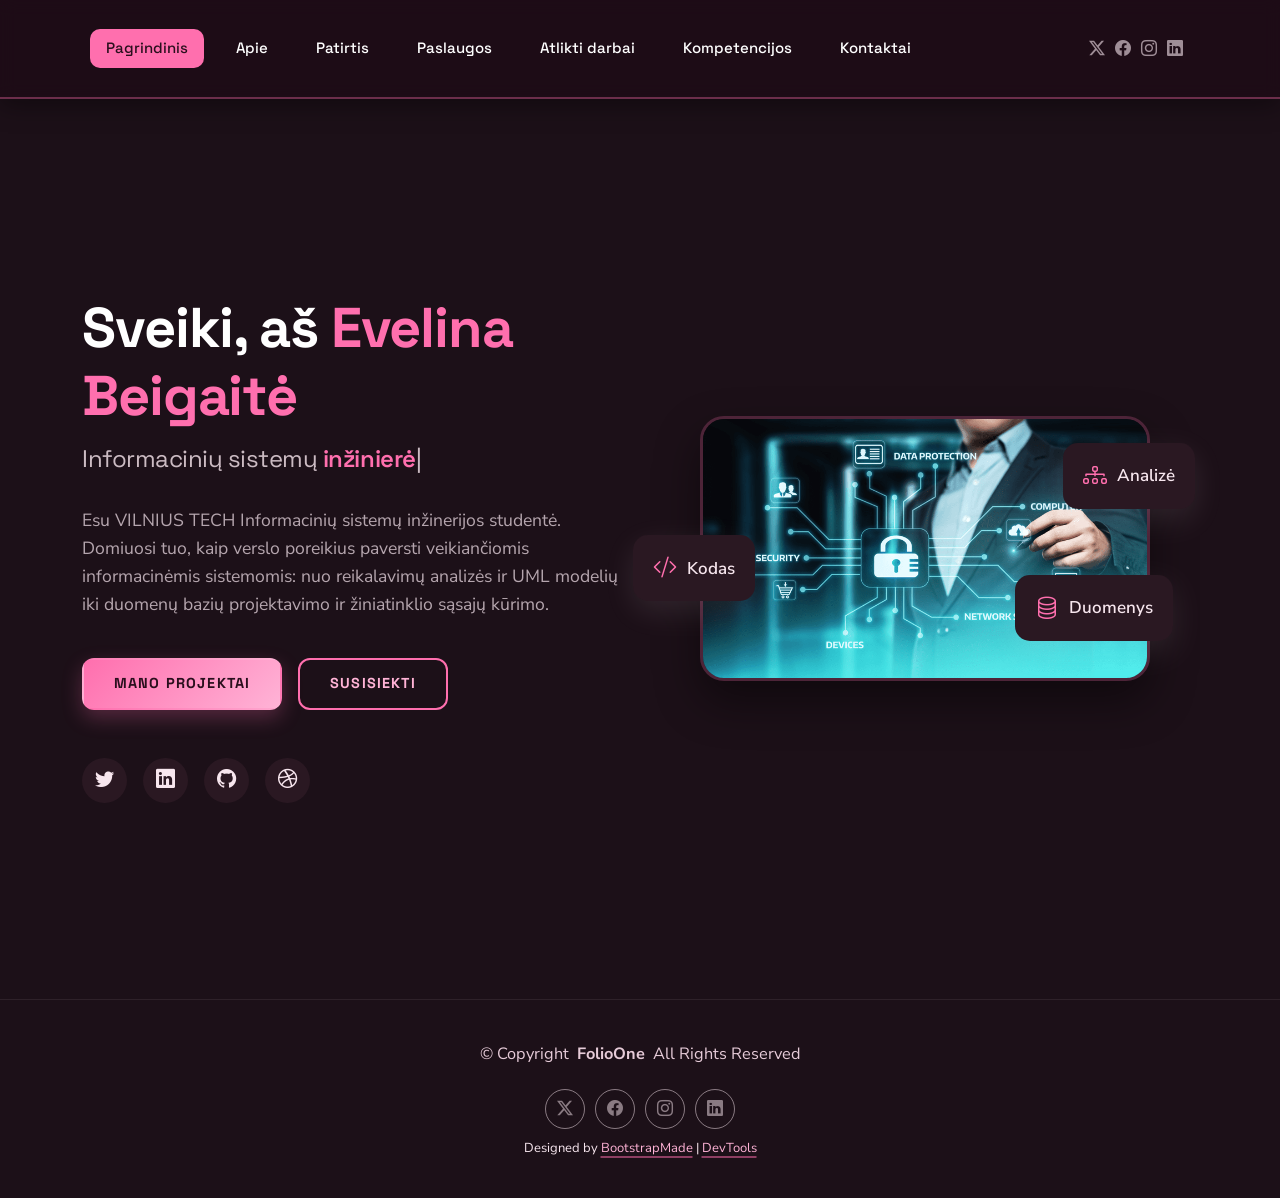
<file: index.html>
<!DOCTYPE html>
<html lang="lt">

<head>
  <meta charset="utf-8">
  <meta content="width=device-width, initial-scale=1.0" name="viewport">
  <meta name="author" content="Evelina Beigaitė">
  <meta name="description" content="Evelina Beigaitė CV puslapis">
  <title>Mano CV</title>
  <meta name="keywords" content="">

  <!-- Favicons -->
  <link href="assets/img/favicon.png" rel="icon">
  <link href="assets/img/apple-touch-icon.png" rel="apple-touch-icon">

  <!-- Fonts -->
  <link href="https://fonts.googleapis.com" rel="preconnect">
  <link href="https://fonts.gstatic.com" rel="preconnect" crossorigin>
  <link href="https://fonts.googleapis.com/css2?family=Roboto:ital,wght@0,100;0,300;0,400;0,500;0,700;0,900;1,100;1,300;1,400;1,500;1,700;1,900&family=Poppins:ital,wght@0,100;0,200;0,300;0,400;0,500;0,600;0,700;0,800;0,900;1,100;1,200;1,300;1,400;1,500;1,600;1,700;1,800;1,900&family=Raleway:ital,wght@0,100;0,200;0,300;0,400;0,500;0,600;0,700;0,800;0,900;1,100;1,200;1,300;1,400;1,500;1,600;1,700;1,800;1,900&display=swap" rel="stylesheet">

  <!-- Vendor CSS Files -->
  <link href="assets/vendor/bootstrap/css/bootstrap.min.css" rel="stylesheet">
  <link href="assets/vendor/bootstrap-icons/bootstrap-icons.css" rel="stylesheet">
  <link href="assets/vendor/aos/aos.css" rel="stylesheet">
  <link href="assets/vendor/swiper/swiper-bundle.min.css" rel="stylesheet">
  <link href="assets/vendor/glightbox/css/glightbox.min.css" rel="stylesheet">

  <!-- Main CSS File -->
  <link href="assets/css/main.css" rel="stylesheet">

  <!-- Custom CSS File (įkeliamas po main.css) -->
  <link href="assets/css/custom.css" rel="stylesheet">

  <!-- =======================================================
  * Template Name: FolioOne
  * Template URL: https://bootstrapmade.com/folioone-bootstrap-portfolio-website-template/
  * Updated: Aug 23 2025 with Bootstrap v5.3.7
  * Author: BootstrapMade.com
  * License: https://bootstrapmade.com/license/
  ======================================================== -->
</head>

<body class="index-page">

  <header id="header" class="header d-flex align-items-center light-background sticky-top">
    <div class="container position-relative d-flex align-items-center justify-content-between">

      <!-- <a href="index.html" class="logo d-flex align-items-center me-auto me-xl-0">
      <img src="assets/img/logo.webp" alt="Svetainės logotipas" width="140" height="140">
      <h1 class="sitename">FolioOne</h1> 
    </a> -->

      <nav id="navmenu" class="navmenu">
        <ul>
          <li><a href="index.html" class="active">Pagrindinis</a></li>
          <li><a href="about.html">Apie</a></li>
          <li><a href="resume.html">Patirtis</a></li>
          <li><a href="services.html">Paslaugos</a></li>
          <li><a href="portfolio.html">Atlikti darbai</a></li>
          <li><a href="kompetencijos.html">Kompetencijos</a></li>
          <li><a href="contact.html">Kontaktai</a></li>
        </ul>
        <i class="mobile-nav-toggle d-xl-none bi bi-list"></i>
      </nav>

      <div class="header-social-links">
        <a href="#" class="twitter"><i class="bi bi-twitter-x"></i></a>
        <a href="#" class="facebook"><i class="bi bi-facebook"></i></a>
        <a href="#" class="instagram"><i class="bi bi-instagram"></i></a>
        <a href="#" class="linkedin"><i class="bi bi-linkedin"></i></a>
      </div>

    </div>
  </header>

  <main class="main">

    <!-- Hero Section -->
    <section id="hero" class="hero section">

      <div class="container" data-aos="fade-up" data-aos-delay="100">

        <div class="row gy-4 align-items-center">
          <div class="col-lg-6 order-2 order-lg-1">
            <div class="hero-content">
              <h1 data-aos="fade-up" data-aos-delay="200">Sveiki, aš <span class="highlight">Evelina Beigaitė</span></h1>
              <h2 data-aos="fade-up" data-aos-delay="300">Informacinių sistemų <span class="typed" data-typed-items="inžinierė, analitikė, duomenų bazių kūrėja, žiniatinklio programuotoja"></span></h2>
              <p data-aos="fade-up" data-aos-delay="400">Esu VILNIUS TECH Informacinių sistemų inžinerijos studentė. Domiuosi tuo, kaip verslo poreikius paversti veikiančiomis informacinėmis sistemomis: nuo reikalavimų analizės ir UML modelių iki duomenų bazių projektavimo ir žiniatinklio sąsajų kūrimo.</p>
              <div class="hero-actions" data-aos="fade-up" data-aos-delay="500">
                <a href="portfolio.html" class="btn btn-primary">Mano projektai</a>
                <a href="contact.html" class="btn btn-outline">Susisiekti</a>
              </div>
              <div class="social-links" data-aos="fade-up" data-aos-delay="600">
                <a href="#"><i class="bi bi-twitter"></i></a>
                <a href="#"><i class="bi bi-linkedin"></i></a>
                <a href="#"><i class="bi bi-github"></i></a>
                <a href="#"><i class="bi bi-dribbble"></i></a>
              </div>
            </div>
          </div>
          <div class="col-lg-6 order-1 order-lg-2">
            <div class="hero-image" data-aos="zoom-in" data-aos-delay="300">
              <div class="image-wrapper">
                <img src="assets/img/profile/cv-nuotrauka.png" alt="Kibernetinio saugumo ir duomenų apsaugos schemos iliustracija" width="800" height="466" class="img-fluid">
                <div class="floating-elements">
                  <div class="floating-card design" data-aos="fade-left" data-aos-delay="700">
                    <i class="bi bi-diagram-3"></i>
                    <span>Analizė</span>
                  </div>
                  <div class="floating-card code" data-aos="fade-right" data-aos-delay="800">
                    <i class="bi bi-code-slash"></i>
                    <span>Kodas</span>
                  </div>
                  <div class="floating-card creativity" data-aos="fade-up" data-aos-delay="900">
                    <i class="bi bi-database"></i>
                    <span>Duomenys</span>
                  </div>
                </div>
              </div>
            </div>
          </div>
        </div>

      </div>

    </section><!-- /Hero Section -->

  </main>

  <footer id="footer" class="footer">

    <div class="container">
      <div class="copyright text-center ">
        <p>© <span>Copyright</span> <strong class="px-1 sitename">FolioOne</strong> <span>All Rights Reserved<br></span></p>
      </div>
      <div class="social-links d-flex justify-content-center">
        <a href=""><i class="bi bi-twitter-x"></i></a>
        <a href=""><i class="bi bi-facebook"></i></a>
        <a href=""><i class="bi bi-instagram"></i></a>
        <a href=""><i class="bi bi-linkedin"></i></a>
      </div>
      <div class="credits">
        <!-- All the links in the footer should remain intact. -->
        <!-- You can delete the links only if you've purchased the pro version. -->
        <!-- Licensing information: https://bootstrapmade.com/license/ -->
        <!-- Purchase the pro version with working PHP/AJAX contact form: [buy-url] -->
        Designed by <a href="https://bootstrapmade.com/">BootstrapMade</a> | <a href="https://bootstrapmade.com/tools/">DevTools</a>
      </div>
    </div>

  </footer>

  <!-- Scroll Top -->
  <a href="#" id="scroll-top" class="scroll-top d-flex align-items-center justify-content-center"><i class="bi bi-arrow-up-short"></i></a>

  <!-- Preloader -->
  <div id="preloader"></div>

  <!-- Vendor JS Files -->
  <script src="assets/vendor/bootstrap/js/bootstrap.bundle.min.js"></script>
  <script src="assets/vendor/php-email-form/validate.js"></script>
  <script src="assets/vendor/aos/aos.js"></script>
  <script src="assets/vendor/typed.js/typed.umd.js"></script>
  <script src="assets/vendor/waypoints/noframework.waypoints.js"></script>
  <script src="assets/vendor/purecounter/purecounter_vanilla.js"></script>
  <script src="assets/vendor/swiper/swiper-bundle.min.js"></script>
  <script src="assets/vendor/imagesloaded/imagesloaded.pkgd.min.js"></script>
  <script src="assets/vendor/isotope-layout/isotope.pkgd.min.js"></script>
  <script src="assets/vendor/glightbox/js/glightbox.min.js"></script>

  <!-- Main JS File -->
  <script src="assets/js/main.js"></script>

  <!-- Custom JS File (LD11) -->
  <script src="assets/js/custom.js"></script>

</body>

</html>
</file>
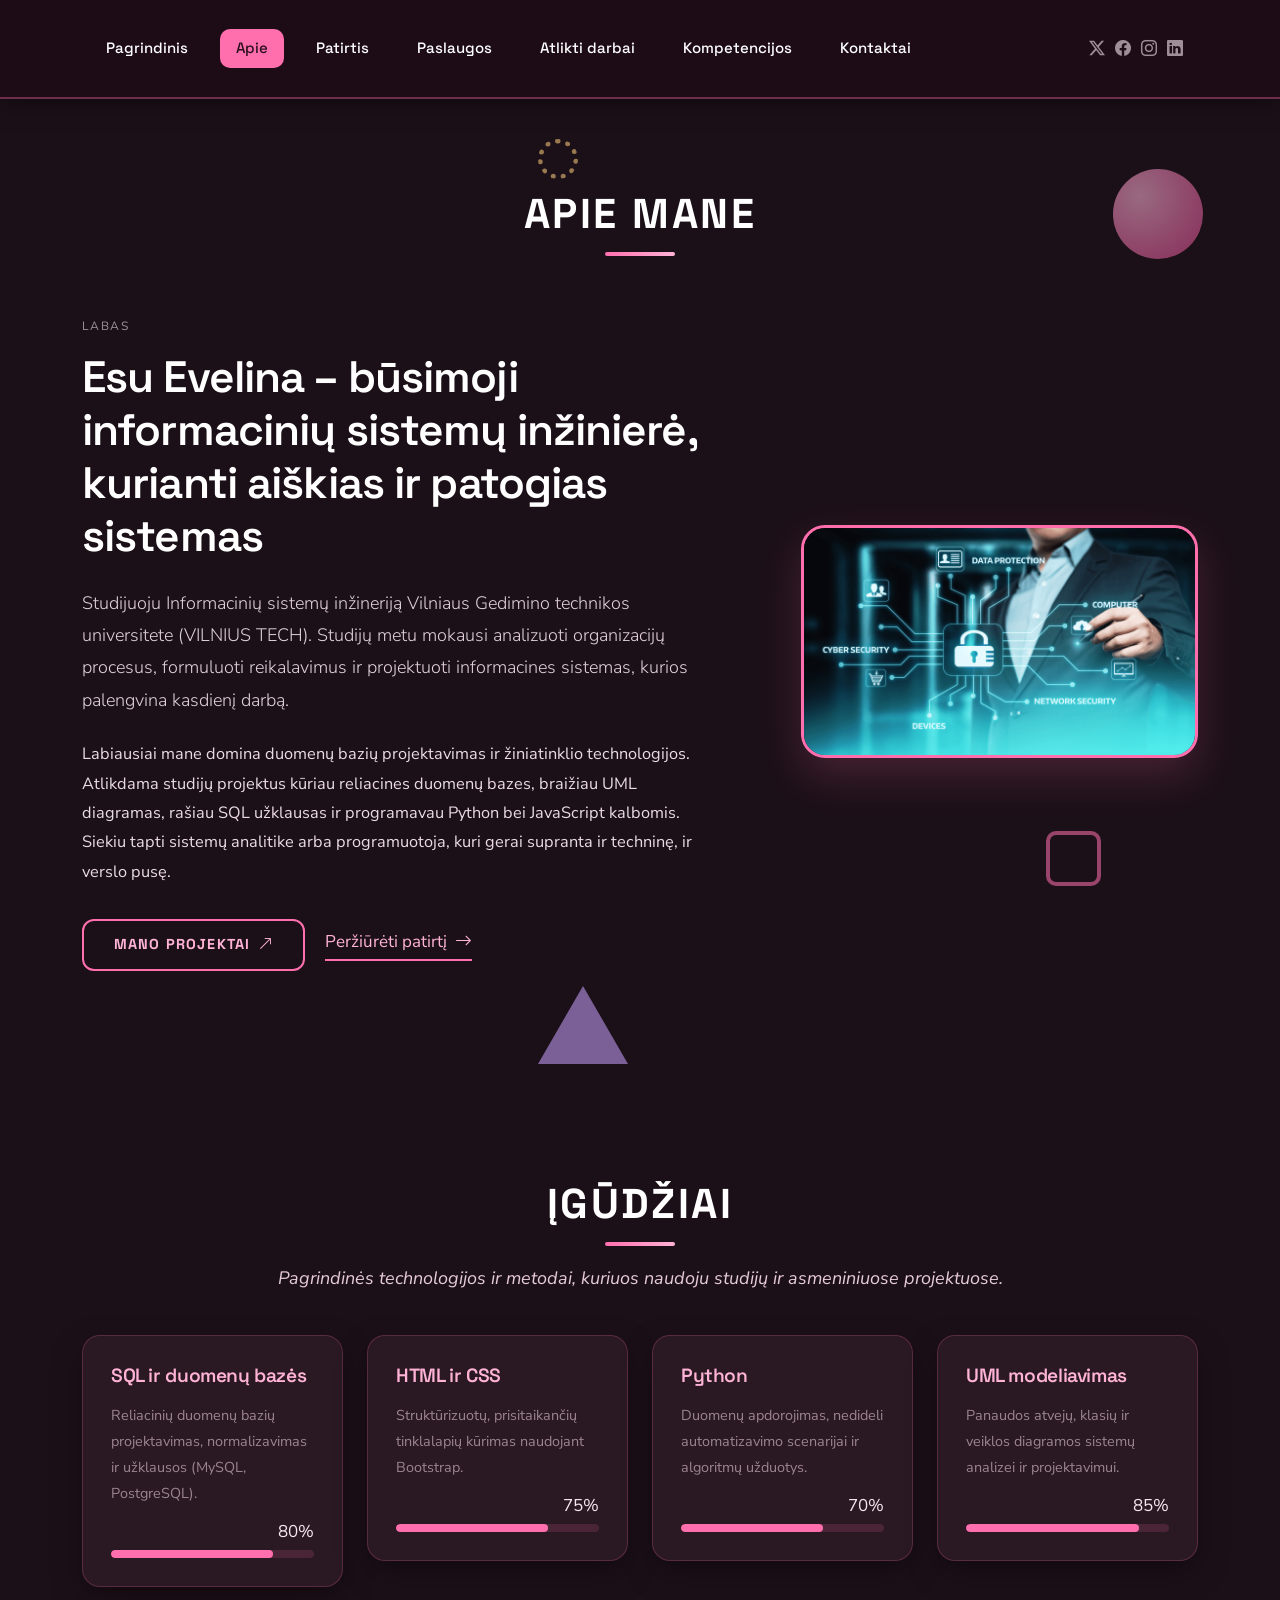
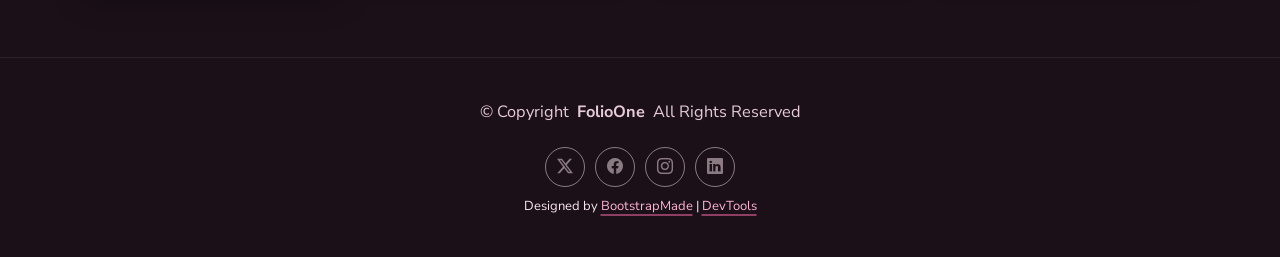
<file: about.html>
<!DOCTYPE html>
<html lang="en">

<head>
  <meta charset="utf-8">
  <meta content="width=device-width, initial-scale=1.0" name="viewport">
  <title>About - FolioOne Bootstrap Template</title>
  <meta name="description" content="">
  <meta name="keywords" content="">

  <!-- Favicons -->
  <link href="assets/img/favicon.png" rel="icon">
  <link href="assets/img/apple-touch-icon.png" rel="apple-touch-icon">

  <!-- Fonts -->
  <link href="https://fonts.googleapis.com" rel="preconnect">
  <link href="https://fonts.gstatic.com" rel="preconnect" crossorigin>
  <link href="https://fonts.googleapis.com/css2?family=Roboto:ital,wght@0,100;0,300;0,400;0,500;0,700;0,900;1,100;1,300;1,400;1,500;1,700;1,900&family=Poppins:ital,wght@0,100;0,200;0,300;0,400;0,500;0,600;0,700;0,800;0,900;1,100;1,200;1,300;1,400;1,500;1,600;1,700;1,800;1,900&family=Raleway:ital,wght@0,100;0,200;0,300;0,400;0,500;0,600;0,700;0,800;0,900;1,100;1,200;1,300;1,400;1,500;1,600;1,700;1,800;1,900&display=swap" rel="stylesheet">

  <!-- Vendor CSS Files -->
  <link href="assets/vendor/bootstrap/css/bootstrap.min.css" rel="stylesheet">
  <link href="assets/vendor/bootstrap-icons/bootstrap-icons.css" rel="stylesheet">
  <link href="assets/vendor/aos/aos.css" rel="stylesheet">
  <link href="assets/vendor/swiper/swiper-bundle.min.css" rel="stylesheet">
  <link href="assets/vendor/glightbox/css/glightbox.min.css" rel="stylesheet">

  <!-- Main CSS File -->
  <link href="assets/css/main.css" rel="stylesheet">

  <!-- Custom CSS File (įkeliamas po main.css) -->
  <link href="assets/css/custom.css" rel="stylesheet">

  <!-- =======================================================
  * Template Name: FolioOne
  * Template URL: https://bootstrapmade.com/folioone-bootstrap-portfolio-website-template/
  * Updated: Aug 23 2025 with Bootstrap v5.3.7
  * Author: BootstrapMade.com
  * License: https://bootstrapmade.com/license/
  ======================================================== -->
</head>

<body class="about-page">

  <header id="header" class="header d-flex align-items-center light-background sticky-top">
    <div class="container position-relative d-flex align-items-center justify-content-between">

      <!-- <a href="index.html" class="logo d-flex align-items-center me-auto me-xl-0">
      <img src="assets/img/logo.webp" alt="Svetainės logotipas" width="140" height="140">
      <h1 class="sitename">FolioOne</h1> 
    </a> -->

      <nav id="navmenu" class="navmenu">
        <ul>
          <li><a href="index.html">Pagrindinis</a></li>
          <li><a href="about.html" class="active">Apie</a></li>
          <li><a href="resume.html">Patirtis</a></li>
          <li><a href="services.html">Paslaugos</a></li>
          <li><a href="portfolio.html">Atlikti darbai</a></li>
          <li><a href="kompetencijos.html">Kompetencijos</a></li>
          <li><a href="contact.html">Kontaktai</a></li>
        </ul>
        <i class="mobile-nav-toggle d-xl-none bi bi-list"></i>
      </nav>

      <div class="header-social-links">
        <a href="#" class="twitter"><i class="bi bi-twitter-x"></i></a>
        <a href="#" class="facebook"><i class="bi bi-facebook"></i></a>
        <a href="#" class="instagram"><i class="bi bi-instagram"></i></a>
        <a href="#" class="linkedin"><i class="bi bi-linkedin"></i></a>
      </div>

    </div>
  </header>

  <main class="main">

    <!-- About Section -->
    <section id="about" class="about section">

      <!-- Animuotos CSS figūros (LD10) -->
      <div class="about-shapes" aria-hidden="true">
        <div class="shape shape-circle"></div>
        <div class="shape shape-triangle"></div>
        <div class="shape shape-square"></div>
        <div class="shape shape-ring"></div>
      </div>

      <!-- Section Title -->
      <div class="container section-title" data-aos="fade-up">
        <h2>Apie mane</h2>
      </div><!-- End Section Title -->

      <div class="container" data-aos="fade-up" data-aos-delay="100">

        <!-- Intro + Photo -->
        <div class="row align-items-center justify-content-between gy-5 mb-5">
          <div class="col-lg-7" data-aos="fade-right" data-aos-delay="150">
            <div class="intro-content">
              <span class="eyebrow">Labas</span>
              <h2 class="headline">Esu Evelina – būsimoji informacinių sistemų inžinierė, kurianti aiškias ir patogias sistemas</h2>
              <p class="lead">
                Studijuoju Informacinių sistemų inžineriją Vilniaus Gedimino technikos universitete (VILNIUS TECH). Studijų metu mokausi analizuoti organizacijų procesus, formuluoti reikalavimus ir projektuoti informacines sistemas, kurios palengvina kasdienį darbą.
              </p>
              <p>
                Labiausiai mane domina duomenų bazių projektavimas ir žiniatinklio technologijos. Atlikdama studijų projektus kūriau reliacines duomenų bazes, braižiau UML diagramas, rašiau SQL užklausas ir programavau Python bei JavaScript kalbomis. Siekiu tapti sistemų analitike arba programuotoja, kuri gerai supranta ir techninę, ir verslo pusę.
              </p>

              <div class="cta-group">
                <a href="portfolio.html" class="btn-ghost">
                  Mano projektai <i class="bi bi-arrow-up-right"></i>
                </a>
                <a href="resume.html" class="link-underline">
                  Peržiūrėti patirtį <i class="bi bi-arrow-right"></i>
                </a>
              </div>
            </div>
          </div>

          <div class="col-lg-5" data-aos="zoom-in" data-aos-delay="250">
            <figure class="profile-figure text-center text-lg-end">
              <img src="assets/img/profile/cv-nuotrauka.png" alt="Kibernetinio saugumo ir duomenų apsaugos schemos iliustracija" width="800" height="466" class="img-fluid profile-photo">
            </figure>
          </div>
        </div>
        <!-- End Intro + Photo -->
      </div>
    </section><!-- /About Section -->

    <!-- Skills Section -->
    <section id="skills" class="skills section">

      <!-- Section Title -->
      <div class="container section-title" data-aos="fade-up">
        <h2>Įgūdžiai</h2>
        <p>Pagrindinės technologijos ir metodai, kuriuos naudoju studijų ir asmeniniuose projektuose.</p>
      </div><!-- End Section Title -->

      <div class="container" data-aos="fade-up" data-aos-delay="100">

        <div class="row g-4 skills-animation">

          <div class="col-md-6 col-lg-3" data-aos="fade-up" data-aos-delay="100">
            <div class="skill-box">
              <h3>SQL ir duomenų bazės</h3>
              <p>Reliacinių duomenų bazių projektavimas, normalizavimas ir užklausos (MySQL, PostgreSQL).</p>
              <span class="text-end d-block">80%</span>
              <div class="progress">
                <div class="progress-bar" role="progressbar" aria-valuenow="80" aria-valuemin="0" aria-valuemax="100"></div>
              </div>
            </div>
          </div>

          <div class="col-md-6 col-lg-3" data-aos="fade-up" data-aos-delay="200">
            <div class="skill-box">
              <h3>HTML ir CSS</h3>
              <p>Struktūrizuotų, prisitaikančių tinklalapių kūrimas naudojant Bootstrap.</p>
              <span class="text-end d-block">75%</span>
              <div class="progress">
                <div class="progress-bar" role="progressbar" aria-valuenow="75" aria-valuemin="0" aria-valuemax="100"></div>
              </div>
            </div>
          </div>

          <div class="col-md-6 col-lg-3" data-aos="fade-up" data-aos-delay="300">
            <div class="skill-box">
              <h3>Python</h3>
              <p>Duomenų apdorojimas, nedideli automatizavimo scenarijai ir algoritmų užduotys.</p>
              <span class="text-end d-block">70%</span>
              <div class="progress">
                <div class="progress-bar" role="progressbar" aria-valuenow="70" aria-valuemin="0" aria-valuemax="100"></div>
              </div>
            </div>
          </div>

          <div class="col-md-6 col-lg-3" data-aos="fade-up" data-aos-delay="400">
            <div class="skill-box">
              <h3>UML modeliavimas</h3>
              <p>Panaudos atvejų, klasių ir veiklos diagramos sistemų analizei ir projektavimui.</p>
              <span class="text-end d-block">85%</span>
              <div class="progress">
                <div class="progress-bar" role="progressbar" aria-valuenow="85" aria-valuemin="0" aria-valuemax="100">
                </div>
              </div>
            </div>
          </div>

        </div>

      </div>

    </section><!-- /Skills Section -->
  </main>

  <footer id="footer" class="footer">

    <div class="container">
      <div class="copyright text-center ">
        <p>© <span>Copyright</span> <strong class="px-1 sitename">FolioOne</strong> <span>All Rights Reserved<br></span></p>
      </div>
      <div class="social-links d-flex justify-content-center">
        <a href=""><i class="bi bi-twitter-x"></i></a>
        <a href=""><i class="bi bi-facebook"></i></a>
        <a href=""><i class="bi bi-instagram"></i></a>
        <a href=""><i class="bi bi-linkedin"></i></a>
      </div>
      <div class="credits">
        <!-- All the links in the footer should remain intact. -->
        <!-- You can delete the links only if you've purchased the pro version. -->
        <!-- Licensing information: https://bootstrapmade.com/license/ -->
        <!-- Purchase the pro version with working PHP/AJAX contact form: [buy-url] -->
        Designed by <a href="https://bootstrapmade.com/">BootstrapMade</a> | <a href="https://bootstrapmade.com/tools/">DevTools</a>
      </div>
    </div>

  </footer>

  <!-- Scroll Top -->
  <a href="#" id="scroll-top" class="scroll-top d-flex align-items-center justify-content-center"><i class="bi bi-arrow-up-short"></i></a>

  <!-- Preloader -->
  <div id="preloader"></div>

  <!-- Vendor JS Files -->
  <script src="assets/vendor/bootstrap/js/bootstrap.bundle.min.js"></script>
  <script src="assets/vendor/php-email-form/validate.js"></script>
  <script src="assets/vendor/aos/aos.js"></script>
  <script src="assets/vendor/typed.js/typed.umd.js"></script>
  <script src="assets/vendor/waypoints/noframework.waypoints.js"></script>
  <script src="assets/vendor/purecounter/purecounter_vanilla.js"></script>
  <script src="assets/vendor/swiper/swiper-bundle.min.js"></script>
  <script src="assets/vendor/imagesloaded/imagesloaded.pkgd.min.js"></script>
  <script src="assets/vendor/isotope-layout/isotope.pkgd.min.js"></script>
  <script src="assets/vendor/glightbox/js/glightbox.min.js"></script>

  <!-- Main JS File -->
  <script src="assets/js/main.js"></script>

  <!-- Custom JS File (LD11) -->
  <script src="assets/js/custom.js"></script>

</body>

</html>
</file>
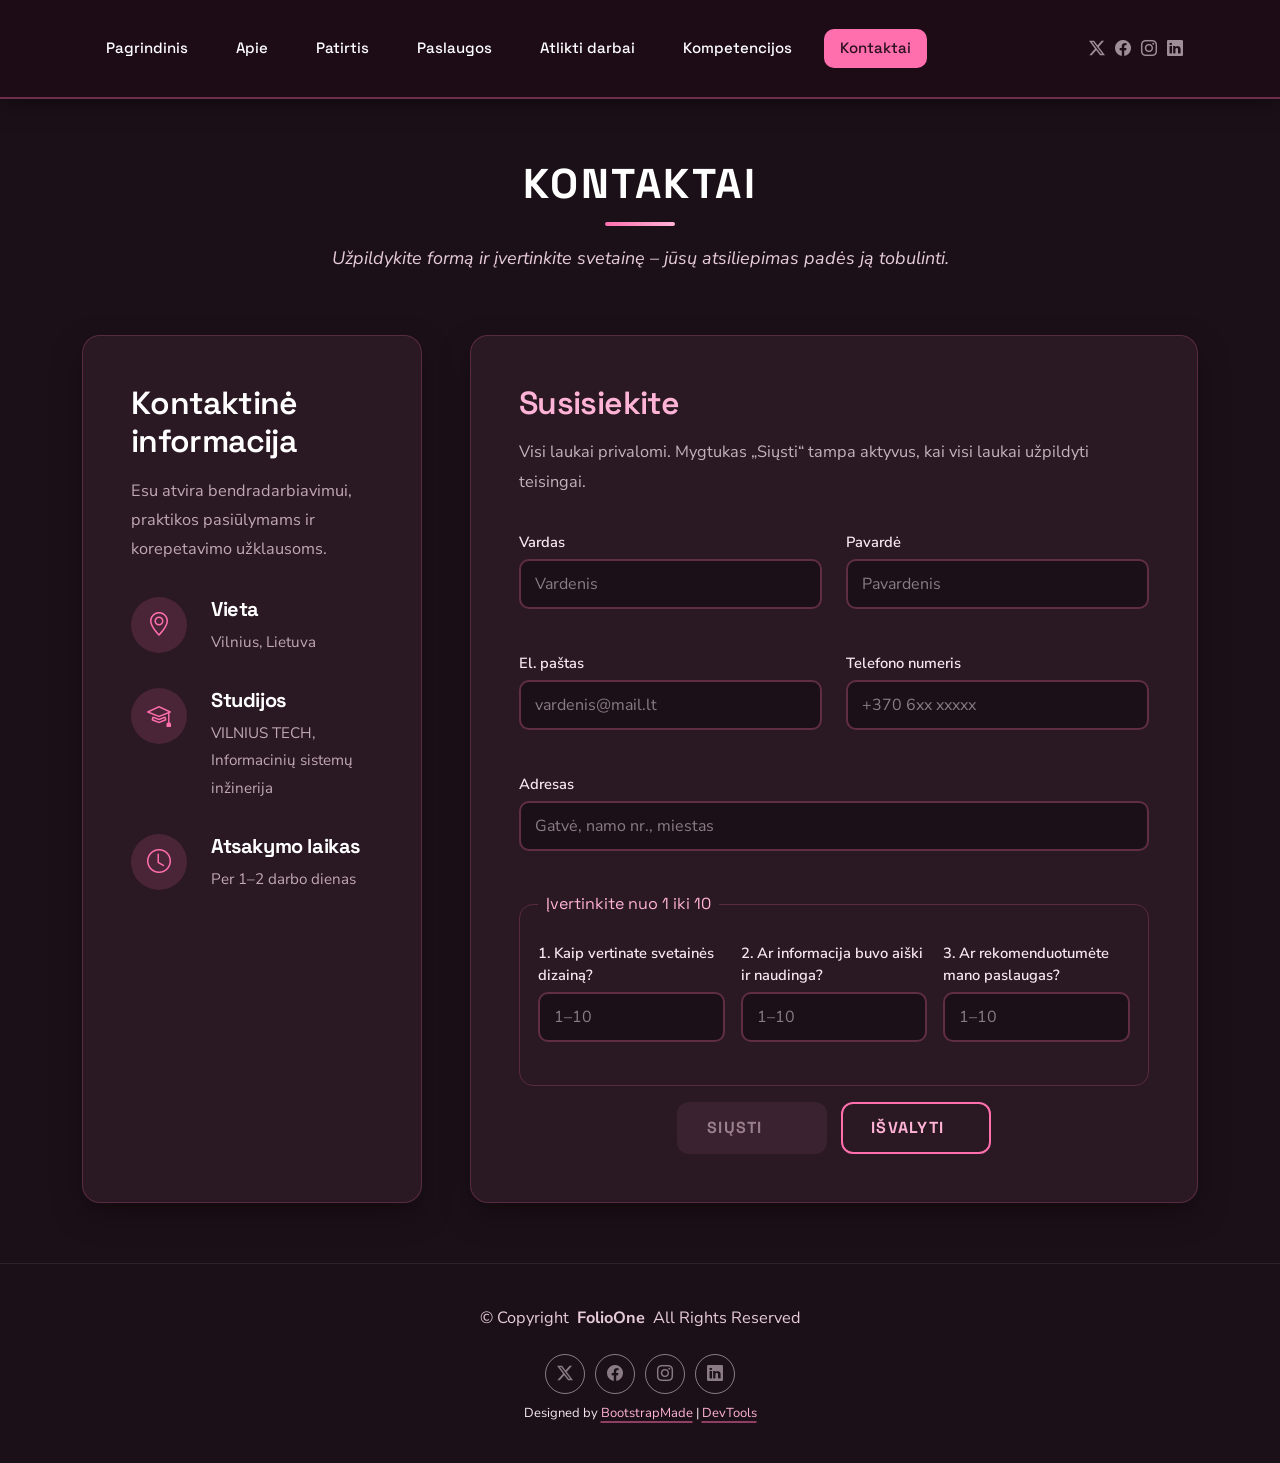
<file: contact.html>
<!DOCTYPE html>
<html lang="lt">

<head>
  <meta charset="utf-8">
  <meta content="width=device-width, initial-scale=1.0" name="viewport">
  <title>Mano CV – Kontaktai</title>
  <meta name="description" content="">
  <meta name="keywords" content="">

  <!-- Favicons -->
  <link href="assets/img/favicon.png" rel="icon">
  <link href="assets/img/apple-touch-icon.png" rel="apple-touch-icon">

  <!-- Fonts -->
  <link href="https://fonts.googleapis.com" rel="preconnect">
  <link href="https://fonts.gstatic.com" rel="preconnect" crossorigin>
  <link href="https://fonts.googleapis.com/css2?family=Roboto:ital,wght@0,100;0,300;0,400;0,500;0,700;0,900;1,100;1,300;1,400;1,500;1,700;1,900&family=Poppins:ital,wght@0,100;0,200;0,300;0,400;0,500;0,600;0,700;0,800;0,900;1,100;1,200;1,300;1,400;1,500;1,600;1,700;1,800;1,900&family=Raleway:ital,wght@0,100;0,200;0,300;0,400;0,500;0,600;0,700;0,800;0,900;1,100;1,200;1,300;1,400;1,500;1,600;1,700;1,800;1,900&display=swap" rel="stylesheet">

  <!-- Vendor CSS Files -->
  <link href="assets/vendor/bootstrap/css/bootstrap.min.css" rel="stylesheet">
  <link href="assets/vendor/bootstrap-icons/bootstrap-icons.css" rel="stylesheet">
  <link href="assets/vendor/aos/aos.css" rel="stylesheet">
  <link href="assets/vendor/swiper/swiper-bundle.min.css" rel="stylesheet">
  <link href="assets/vendor/glightbox/css/glightbox.min.css" rel="stylesheet">

  <!-- Main CSS File -->
  <link href="assets/css/main.css" rel="stylesheet">

  <!-- Custom CSS File (įkeliamas po main.css) -->
  <link href="assets/css/custom.css" rel="stylesheet">

  <!-- =======================================================
  * Template Name: FolioOne
  * Template URL: https://bootstrapmade.com/folioone-bootstrap-portfolio-website-template/
  * Updated: Aug 23 2025 with Bootstrap v5.3.7
  * Author: BootstrapMade.com
  * License: https://bootstrapmade.com/license/
  ======================================================== -->
</head>

<body class="contact-page">

  <header id="header" class="header d-flex align-items-center light-background sticky-top">
    <div class="container position-relative d-flex align-items-center justify-content-between">

      <!-- <a href="index.html" class="logo d-flex align-items-center me-auto me-xl-0">
      <img src="assets/img/logo.webp" alt="Svetainės logotipas" width="140" height="140">
      <h1 class="sitename">FolioOne</h1> 
    </a> -->

      <nav id="navmenu" class="navmenu">
        <ul>
          <li><a href="index.html">Pagrindinis</a></li>
          <li><a href="about.html">Apie</a></li>
          <li><a href="resume.html">Patirtis</a></li>
          <li><a href="services.html">Paslaugos</a></li>
          <li><a href="portfolio.html">Atlikti darbai</a></li>
          <li><a href="kompetencijos.html">Kompetencijos</a></li>
          <li><a href="contact.html" class="active">Kontaktai</a></li>
        </ul>
        <i class="mobile-nav-toggle d-xl-none bi bi-list"></i>
      </nav>

      <div class="header-social-links">
        <a href="#" class="twitter"><i class="bi bi-twitter-x"></i></a>
        <a href="#" class="facebook"><i class="bi bi-facebook"></i></a>
        <a href="#" class="instagram"><i class="bi bi-instagram"></i></a>
        <a href="#" class="linkedin"><i class="bi bi-linkedin"></i></a>
      </div>

    </div>
  </header>

  <main class="main">

    <!-- Contact Section -->
    <section id="contact" class="contact section">

      <!-- Section Title -->
      <div class="container section-title" data-aos="fade-up">
        <h2>Kontaktai</h2>
        <p>Užpildykite formą ir įvertinkite svetainę – jūsų atsiliepimas padės ją tobulinti.</p>
      </div><!-- End Section Title -->

      <div class="container" data-aos="fade-up" data-aos-delay="100">

        <div class="row g-4 g-lg-5">
          <div class="col-lg-4">
            <div class="info-box" data-aos="fade-up" data-aos-delay="200">
              <h3>Kontaktinė informacija</h3>
              <p>Esu atvira bendradarbiavimui, praktikos pasiūlymams ir korepetavimo užklausoms.</p>

              <div class="info-item" data-aos="fade-up" data-aos-delay="300">
                <div class="icon-box">
                  <i class="bi bi-geo-alt"></i>
                </div>
                <div class="content">
                  <h4>Vieta</h4>
                  <p>Vilnius, Lietuva</p>
                </div>
              </div>

              <div class="info-item" data-aos="fade-up" data-aos-delay="400">
                <div class="icon-box">
                  <i class="bi bi-mortarboard"></i>
                </div>
                <div class="content">
                  <h4>Studijos</h4>
                  <p>VILNIUS TECH, Informacinių sistemų inžinerija</p>
                </div>
              </div>

              <div class="info-item" data-aos="fade-up" data-aos-delay="500">
                <div class="icon-box">
                  <i class="bi bi-clock"></i>
                </div>
                <div class="content">
                  <h4>Atsakymo laikas</h4>
                  <p>Per 1–2 darbo dienas</p>
                </div>
              </div>
            </div>
          </div>

          <div class="col-lg-8">
            <div class="contact-form" data-aos="fade-up" data-aos-delay="300">
              <h3>Susisiekite</h3>
              <p>Visi laukai privalomi. Mygtukas „Siųsti“ tampa aktyvus, kai visi laukai užpildyti teisingai.</p>

              <form id="kontaktuForma" novalidate>
                <div class="row gy-3">

                  <div class="col-md-6">
                    <label for="vardas" class="form-label">Vardas</label>
                    <input type="text" id="vardas" name="vardas" class="form-control" placeholder="Vardenis" required>
                    <div class="klaidos-tekstas" id="vardas-klaida"></div>
                  </div>

                  <div class="col-md-6">
                    <label for="pavarde" class="form-label">Pavardė</label>
                    <input type="text" id="pavarde" name="pavarde" class="form-control" placeholder="Pavardenis" required>
                    <div class="klaidos-tekstas" id="pavarde-klaida"></div>
                  </div>

                  <div class="col-md-6">
                    <label for="elpastas" class="form-label">El. paštas</label>
                    <input type="email" id="elpastas" name="elpastas" class="form-control" placeholder="vardenis@mail.lt" required>
                    <div class="klaidos-tekstas" id="elpastas-klaida"></div>
                  </div>

                  <div class="col-md-6">
                    <label for="telefonas" class="form-label">Telefono numeris</label>
                    <input type="tel" id="telefonas" name="telefonas" class="form-control" placeholder="+370 6xx xxxxx" inputmode="numeric" maxlength="14" required>
                    <div class="klaidos-tekstas" id="telefonas-klaida"></div>
                  </div>

                  <div class="col-12">
                    <label for="adresas" class="form-label">Adresas</label>
                    <input type="text" id="adresas" name="adresas" class="form-control" placeholder="Gatvė, namo nr., miestas" required>
                    <div class="klaidos-tekstas" id="adresas-klaida"></div>
                  </div>

                  <!-- 3 vertinimo klausimai (skalė 1–10) -->
                  <div class="col-12">
                    <fieldset class="vertinimai">
                      <legend>Įvertinkite nuo 1 iki 10</legend>
                      <div class="vertinimu-tinklelis">
                        <div>
                          <label for="klausimas1" class="form-label">1. Kaip vertinate svetainės dizainą?</label>
                          <input type="number" id="klausimas1" name="klausimas1" class="form-control" min="1" max="10" placeholder="1–10" required>
                          <div class="klaidos-tekstas" id="klausimas1-klaida"></div>
                        </div>
                        <div>
                          <label for="klausimas2" class="form-label">2. Ar informacija buvo aiški ir naudinga?</label>
                          <input type="number" id="klausimas2" name="klausimas2" class="form-control" min="1" max="10" placeholder="1–10" required>
                          <div class="klaidos-tekstas" id="klausimas2-klaida"></div>
                        </div>
                        <div>
                          <label for="klausimas3" class="form-label">3. Ar rekomenduotumėte mano paslaugas?</label>
                          <input type="number" id="klausimas3" name="klausimas3" class="form-control" min="1" max="10" placeholder="1–10" required>
                          <div class="klaidos-tekstas" id="klausimas3-klaida"></div>
                        </div>
                      </div>
                    </fieldset>
                  </div>

                  <div class="col-12 formos-mygtukai">
                    <button type="submit" id="siustiMygtukas" class="btn" disabled>Siųsti</button>
                    <button type="button" id="isvalytiMygtukas" class="btn btn-isvalyti">Išvalyti</button>
                  </div>

                </div>
              </form>

              <!-- Čia JavaScript išveda pateiktus duomenis ir vidurkį -->
              <div id="formosRezultatai" class="formos-rezultatai" hidden>
                <h4>Pateikti duomenys</h4>
                <div id="rezultatuSarasas"></div>
                <p id="vidurkis" class="vidurkis"></p>
              </div>

            </div>
          </div>

        </div>

      </div>

    </section><!-- /Contact Section -->

  </main>

  <footer id="footer" class="footer">

    <div class="container">
      <div class="copyright text-center ">
        <p>© <span>Copyright</span> <strong class="px-1 sitename">FolioOne</strong> <span>All Rights Reserved<br></span></p>
      </div>
      <div class="social-links d-flex justify-content-center">
        <a href=""><i class="bi bi-twitter-x"></i></a>
        <a href=""><i class="bi bi-facebook"></i></a>
        <a href=""><i class="bi bi-instagram"></i></a>
        <a href=""><i class="bi bi-linkedin"></i></a>
      </div>
      <div class="credits">
        <!-- All the links in the footer should remain intact. -->
        <!-- You can delete the links only if you've purchased the pro version. -->
        <!-- Licensing information: https://bootstrapmade.com/license/ -->
        <!-- Purchase the pro version with working PHP/AJAX contact form: [buy-url] -->
        Designed by <a href="https://bootstrapmade.com/">BootstrapMade</a> | <a href="https://bootstrapmade.com/tools/">DevTools</a>
      </div>
    </div>

  </footer>

  <!-- Scroll Top -->
  <a href="#" id="scroll-top" class="scroll-top d-flex align-items-center justify-content-center"><i class="bi bi-arrow-up-short"></i></a>

  <!-- Preloader -->
  <div id="preloader"></div>

  <!-- Vendor JS Files -->
  <script src="assets/vendor/bootstrap/js/bootstrap.bundle.min.js"></script>
  <script src="assets/vendor/php-email-form/validate.js"></script>
  <script src="assets/vendor/aos/aos.js"></script>
  <script src="assets/vendor/typed.js/typed.umd.js"></script>
  <script src="assets/vendor/waypoints/noframework.waypoints.js"></script>
  <script src="assets/vendor/purecounter/purecounter_vanilla.js"></script>
  <script src="assets/vendor/swiper/swiper-bundle.min.js"></script>
  <script src="assets/vendor/imagesloaded/imagesloaded.pkgd.min.js"></script>
  <script src="assets/vendor/isotope-layout/isotope.pkgd.min.js"></script>
  <script src="assets/vendor/glightbox/js/glightbox.min.js"></script>

  <!-- Main JS File -->
  <script src="assets/js/main.js"></script>

  <!-- Custom JS File (LD11) -->
  <script src="assets/js/custom.js"></script>

</body>

</html>
</file>
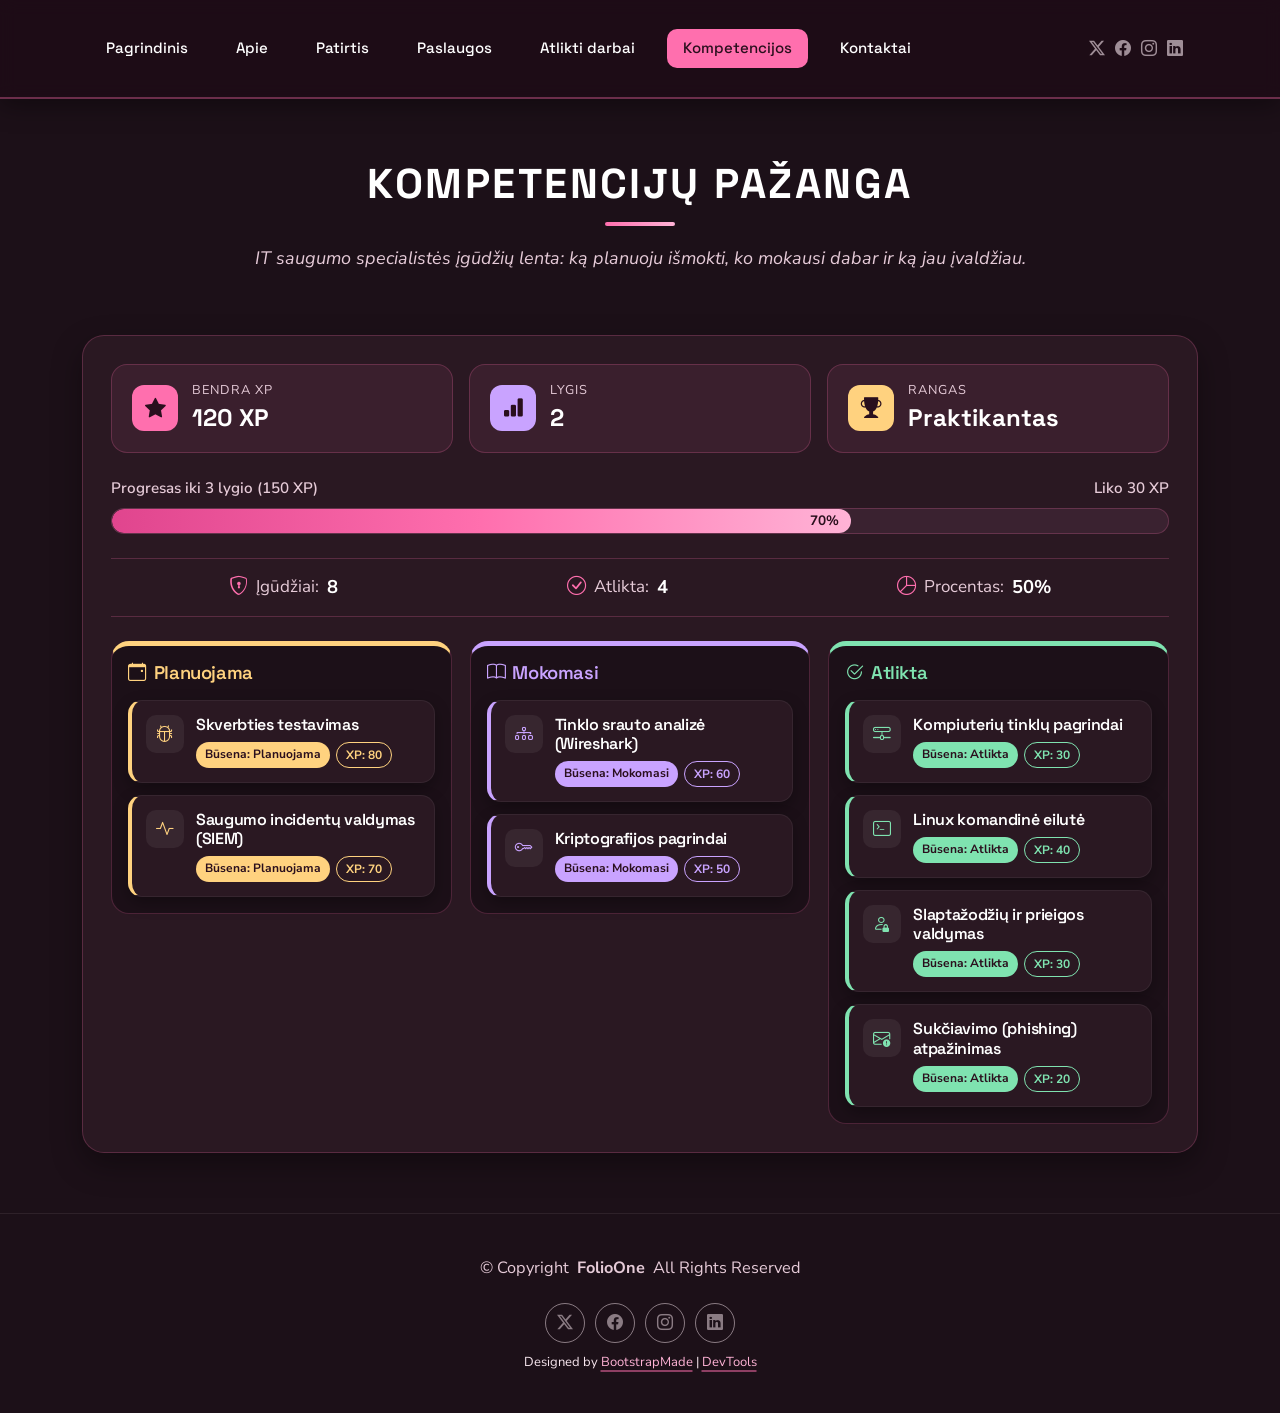
<file: kompetencijos.html>
<!DOCTYPE html>
<html lang="lt">

<head>
  <meta charset="utf-8">
  <meta content="width=device-width, initial-scale=1.0" name="viewport">
  <meta name="author" content="Evelina Beigaitė">
  <meta name="description" content="Evelina Beigaitė CV puslapis – kompetencijų pažanga">
  <title>Mano CV – Kompetencijos</title>
  <meta name="keywords" content="">

  <!-- Favicons -->
  <link href="assets/img/favicon.png" rel="icon">
  <link href="assets/img/apple-touch-icon.png" rel="apple-touch-icon">

  <!-- Fonts -->
  <link href="https://fonts.googleapis.com" rel="preconnect">
  <link href="https://fonts.gstatic.com" rel="preconnect" crossorigin>
  <link href="https://fonts.googleapis.com/css2?family=Roboto:ital,wght@0,100;0,300;0,400;0,500;0,700;0,900;1,100;1,300;1,400;1,500;1,700;1,900&family=Poppins:ital,wght@0,100;0,200;0,300;0,400;0,500;0,600;0,700;0,800;0,900;1,100;1,200;1,300;1,400;1,500;1,600;1,700;1,800;1,900&family=Raleway:ital,wght@0,100;0,200;0,300;0,400;0,500;0,600;0,700;0,800;0,900;1,100;1,200;1,300;1,400;1,500;1,600;1,700;1,800;1,900&display=swap" rel="stylesheet">

  <!-- Vendor CSS Files -->
  <link href="assets/vendor/bootstrap/css/bootstrap.min.css" rel="stylesheet">
  <link href="assets/vendor/bootstrap-icons/bootstrap-icons.css" rel="stylesheet">
  <link href="assets/vendor/aos/aos.css" rel="stylesheet">
  <link href="assets/vendor/swiper/swiper-bundle.min.css" rel="stylesheet">
  <link href="assets/vendor/glightbox/css/glightbox.min.css" rel="stylesheet">

  <!-- Main CSS File -->
  <link href="assets/css/main.css" rel="stylesheet">

  <!-- Custom CSS File (įkeliamas po main.css) -->
  <link href="assets/css/custom.css" rel="stylesheet">

  <!-- =======================================================
  * Template Name: FolioOne
  * Template URL: https://bootstrapmade.com/folioone-bootstrap-portfolio-website-template/
  * Updated: Aug 23 2025 with Bootstrap v5.3.7
  * Author: BootstrapMade.com
  * License: https://bootstrapmade.com/license/
  ======================================================== -->
</head>

<body class="kompetencijos-page">

  <header id="header" class="header d-flex align-items-center light-background sticky-top">
    <div class="container position-relative d-flex align-items-center justify-content-between">

      <!-- <a href="index.html" class="logo d-flex align-items-center me-auto me-xl-0">
      <img src="assets/img/logo.webp" alt="Svetainės logotipas" width="140" height="140">
      <h1 class="sitename">FolioOne</h1> 
    </a> -->

      <nav id="navmenu" class="navmenu">
        <ul>
          <li><a href="index.html">Pagrindinis</a></li>
          <li><a href="about.html">Apie</a></li>
          <li><a href="resume.html">Patirtis</a></li>
          <li><a href="services.html">Paslaugos</a></li>
          <li><a href="portfolio.html">Atlikti darbai</a></li>
          <li><a href="kompetencijos.html" class="active">Kompetencijos</a></li>
          <li><a href="contact.html">Kontaktai</a></li>
        </ul>
        <i class="mobile-nav-toggle d-xl-none bi bi-list"></i>
      </nav>

      <div class="header-social-links">
        <a href="#" class="twitter"><i class="bi bi-twitter-x"></i></a>
        <a href="#" class="facebook"><i class="bi bi-facebook"></i></a>
        <a href="#" class="instagram"><i class="bi bi-instagram"></i></a>
        <a href="#" class="linkedin"><i class="bi bi-linkedin"></i></a>
      </div>

    </div>
  </header>

  <main class="main">

    <!-- Kompetencijų pažangos modulis -->
    <section id="kompetencijos" class="skill-module section">

      <!-- Section Title -->
      <div class="container section-title" data-aos="fade-up">
        <h2>Kompetencijų pažanga</h2>
        <p>IT saugumo specialistės įgūdžių lenta: ką planuoju išmokti, ko mokausi dabar ir ką jau įvaldžiau.</p>
      </div><!-- End Section Title -->

      <div class="container" data-aos="fade-up" data-aos-delay="100">

        <div class="skill-module-wrap">

          <!-- 3. XP, lygio ir rango informacija -->
          <div class="xp-info">
            <div class="xp-box xp-total">
              <i class="bi bi-star-fill"></i>
              <div>
                <span class="xp-label">Bendra XP</span>
                <strong class="xp-value">120 XP</strong>
              </div>
            </div>
            <div class="xp-box xp-level">
              <i class="bi bi-bar-chart-fill"></i>
              <div>
                <span class="xp-label">Lygis</span>
                <strong class="xp-value">2</strong>
              </div>
            </div>
            <div class="xp-box xp-rank">
              <i class="bi bi-trophy-fill"></i>
              <div>
                <span class="xp-label">Rangas</span>
                <strong class="xp-value">Praktikantas</strong>
              </div>
            </div>
          </div><!-- End XP informacija -->

          <!-- 4. Progreso juosta iki kito lygio -->
          <div class="xp-progress">
            <div class="xp-progress-head">
              <span>Progresas iki 3 lygio (150 XP)</span>
              <span>Liko 30 XP</span>
            </div>
            <div class="xp-bar" role="progressbar" aria-valuenow="70" aria-valuemin="0" aria-valuemax="100" aria-label="Progresas iki kito lygio">
              <div class="xp-bar-fill" style="width: 70%;">70%</div>
            </div>
          </div><!-- End Progreso juosta -->

          <!-- 5. Statistika -->
          <div class="skill-stats">
            <div class="stat-item">
              <i class="bi bi-shield-lock"></i>
              <span>Įgūdžiai:</span>
              <strong>8</strong>
            </div>
            <div class="stat-item">
              <i class="bi bi-check-circle"></i>
              <span>Atlikta:</span>
              <strong>4</strong>
            </div>
            <div class="stat-item">
              <i class="bi bi-pie-chart"></i>
              <span>Procentas:</span>
              <strong>50%</strong>
            </div>
          </div><!-- End Statistika -->

          <!-- 2. Įgūdžių lenta (Skill Kanban) -->
          <div class="skill-board">

            <!-- Planuojama -->
            <div class="board-column column-planned">
              <h3 class="column-title"><i class="bi bi-calendar-event"></i> Planuojama</h3>

              <article class="skill-card" data-status="planuojama" data-xp="80">
                <i class="bi bi-bug skill-icon"></i>
                <div>
                  <h4>Skverbties testavimas</h4>
                  <div class="skill-meta">
                    <span class="skill-status">Būsena: Planuojama</span>
                    <span class="skill-xp">XP: 80</span>
                  </div>
                </div>
              </article>

              <article class="skill-card" data-status="planuojama" data-xp="70">
                <i class="bi bi-activity skill-icon"></i>
                <div>
                  <h4>Saugumo incidentų valdymas (SIEM)</h4>
                  <div class="skill-meta">
                    <span class="skill-status">Būsena: Planuojama</span>
                    <span class="skill-xp">XP: 70</span>
                  </div>
                </div>
              </article>
            </div>

            <!-- Mokomasi -->
            <div class="board-column column-learning">
              <h3 class="column-title"><i class="bi bi-book"></i> Mokomasi</h3>

              <article class="skill-card" data-status="mokomasi" data-xp="60">
                <i class="bi bi-diagram-3 skill-icon"></i>
                <div>
                  <h4>Tinklo srauto analizė (Wireshark)</h4>
                  <div class="skill-meta">
                    <span class="skill-status">Būsena: Mokomasi</span>
                    <span class="skill-xp">XP: 60</span>
                  </div>
                </div>
              </article>

              <article class="skill-card" data-status="mokomasi" data-xp="50">
                <i class="bi bi-key skill-icon"></i>
                <div>
                  <h4>Kriptografijos pagrindai</h4>
                  <div class="skill-meta">
                    <span class="skill-status">Būsena: Mokomasi</span>
                    <span class="skill-xp">XP: 50</span>
                  </div>
                </div>
              </article>
            </div>

            <!-- Atlikta -->
            <div class="board-column column-done">
              <h3 class="column-title"><i class="bi bi-check2-circle"></i> Atlikta</h3>

              <article class="skill-card" data-status="atlikta" data-xp="30">
                <i class="bi bi-hdd-network skill-icon"></i>
                <div>
                  <h4>Kompiuterių tinklų pagrindai</h4>
                  <div class="skill-meta">
                    <span class="skill-status">Būsena: Atlikta</span>
                    <span class="skill-xp">XP: 30</span>
                  </div>
                </div>
              </article>

              <article class="skill-card" data-status="atlikta" data-xp="40">
                <i class="bi bi-terminal skill-icon"></i>
                <div>
                  <h4>Linux komandinė eilutė</h4>
                  <div class="skill-meta">
                    <span class="skill-status">Būsena: Atlikta</span>
                    <span class="skill-xp">XP: 40</span>
                  </div>
                </div>
              </article>

              <article class="skill-card" data-status="atlikta" data-xp="30">
                <i class="bi bi-person-lock skill-icon"></i>
                <div>
                  <h4>Slaptažodžių ir prieigos valdymas</h4>
                  <div class="skill-meta">
                    <span class="skill-status">Būsena: Atlikta</span>
                    <span class="skill-xp">XP: 30</span>
                  </div>
                </div>
              </article>

              <article class="skill-card" data-status="atlikta" data-xp="20">
                <i class="bi bi-envelope-exclamation skill-icon"></i>
                <div>
                  <h4>Sukčiavimo (phishing) atpažinimas</h4>
                  <div class="skill-meta">
                    <span class="skill-status">Būsena: Atlikta</span>
                    <span class="skill-xp">XP: 20</span>
                  </div>
                </div>
              </article>
            </div>

          </div><!-- End Įgūdžių lenta -->

        </div>

      </div>

    </section><!-- /Kompetencijų pažangos modulis -->

  </main>

  <footer id="footer" class="footer">

    <div class="container">
      <div class="copyright text-center ">
        <p>© <span>Copyright</span> <strong class="px-1 sitename">FolioOne</strong> <span>All Rights Reserved<br></span></p>
      </div>
      <div class="social-links d-flex justify-content-center">
        <a href=""><i class="bi bi-twitter-x"></i></a>
        <a href=""><i class="bi bi-facebook"></i></a>
        <a href=""><i class="bi bi-instagram"></i></a>
        <a href=""><i class="bi bi-linkedin"></i></a>
      </div>
      <div class="credits">
        <!-- All the links in the footer should remain intact. -->
        <!-- You can delete the links only if you've purchased the pro version. -->
        <!-- Licensing information: https://bootstrapmade.com/license/ -->
        <!-- Purchase the pro version with working PHP/AJAX contact form: [buy-url] -->
        Designed by <a href="https://bootstrapmade.com/">BootstrapMade</a> | <a href="https://bootstrapmade.com/tools/">DevTools</a>
      </div>
    </div>

  </footer>

  <!-- Scroll Top -->
  <a href="#" id="scroll-top" class="scroll-top d-flex align-items-center justify-content-center"><i class="bi bi-arrow-up-short"></i></a>

  <!-- Preloader -->
  <div id="preloader"></div>

  <!-- Vendor JS Files -->
  <script src="assets/vendor/bootstrap/js/bootstrap.bundle.min.js"></script>
  <script src="assets/vendor/php-email-form/validate.js"></script>
  <script src="assets/vendor/aos/aos.js"></script>
  <script src="assets/vendor/typed.js/typed.umd.js"></script>
  <script src="assets/vendor/waypoints/noframework.waypoints.js"></script>
  <script src="assets/vendor/purecounter/purecounter_vanilla.js"></script>
  <script src="assets/vendor/swiper/swiper-bundle.min.js"></script>
  <script src="assets/vendor/imagesloaded/imagesloaded.pkgd.min.js"></script>
  <script src="assets/vendor/isotope-layout/isotope.pkgd.min.js"></script>
  <script src="assets/vendor/glightbox/js/glightbox.min.js"></script>

  <!-- Main JS File -->
  <script src="assets/js/main.js"></script>

  <!-- Custom JS File (LD11) -->
  <script src="assets/js/custom.js"></script>

</body>

</html>
</file>
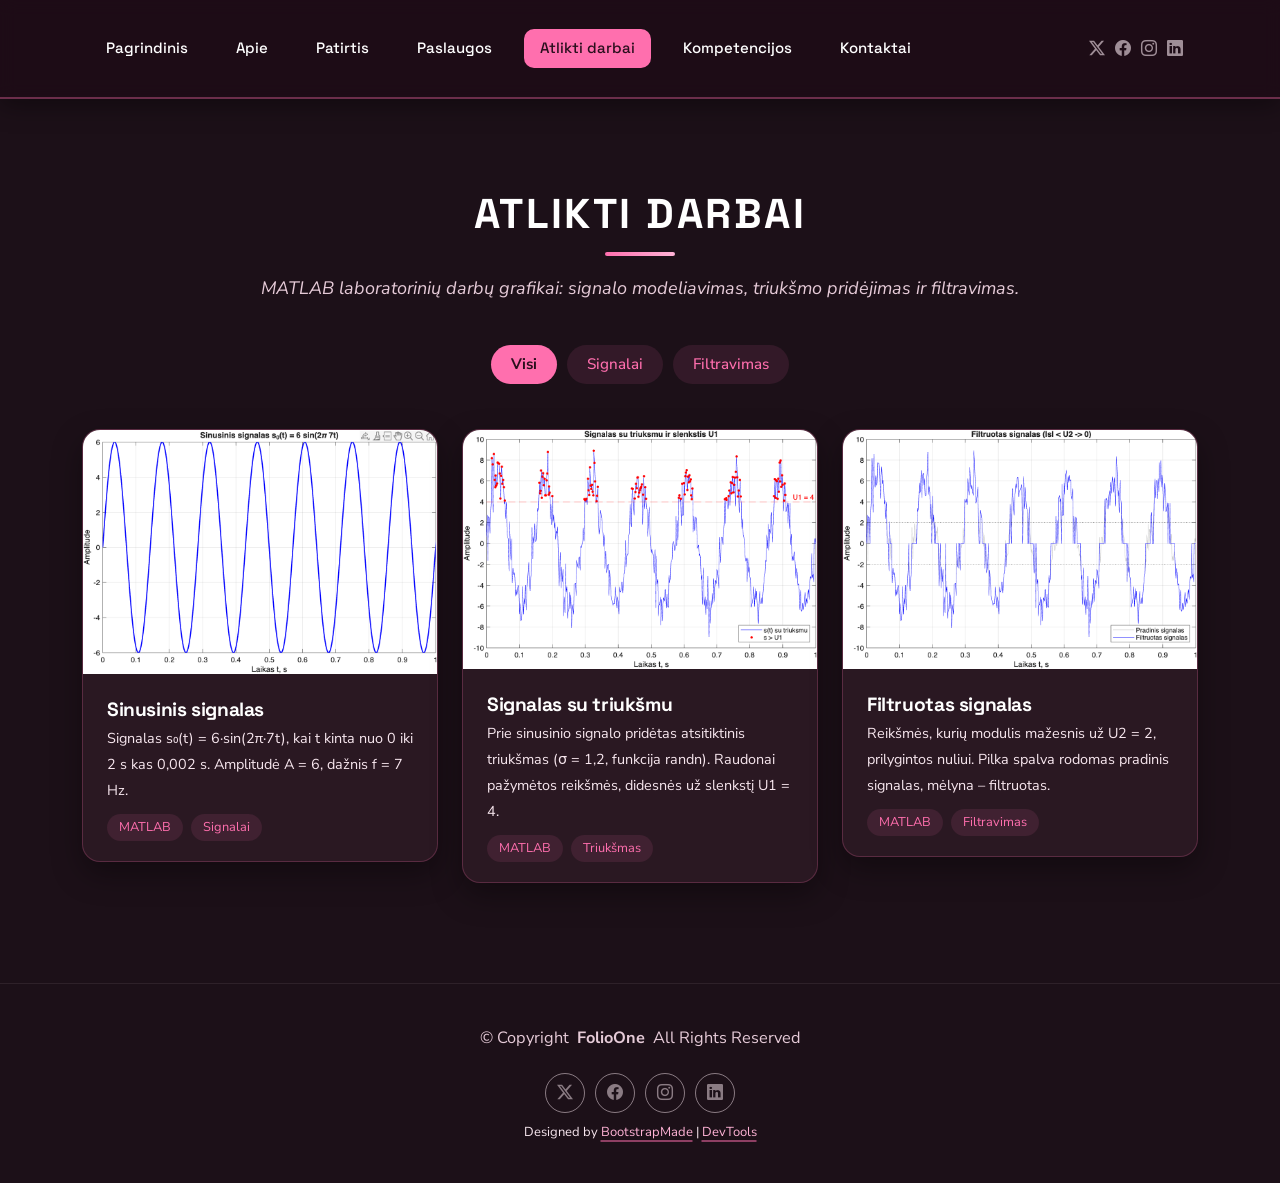
<file: portfolio.html>
<!DOCTYPE html>
<html lang="en">

<head>
  <meta charset="utf-8">
  <meta content="width=device-width, initial-scale=1.0" name="viewport">
  <title>Portfolio - FolioOne Bootstrap Template</title>
  <meta name="description" content="">
  <meta name="keywords" content="">

  <!-- Favicons -->
  <link href="assets/img/favicon.png" rel="icon">
  <link href="assets/img/apple-touch-icon.png" rel="apple-touch-icon">

  <!-- Fonts -->
  <link href="https://fonts.googleapis.com" rel="preconnect">
  <link href="https://fonts.gstatic.com" rel="preconnect" crossorigin>
  <link href="https://fonts.googleapis.com/css2?family=Roboto:ital,wght@0,100;0,300;0,400;0,500;0,700;0,900;1,100;1,300;1,400;1,500;1,700;1,900&family=Poppins:ital,wght@0,100;0,200;0,300;0,400;0,500;0,600;0,700;0,800;0,900;1,100;1,200;1,300;1,400;1,500;1,600;1,700;1,800;1,900&family=Raleway:ital,wght@0,100;0,200;0,300;0,400;0,500;0,600;0,700;0,800;0,900;1,100;1,200;1,300;1,400;1,500;1,600;1,700;1,800;1,900&display=swap" rel="stylesheet">

  <!-- Vendor CSS Files -->
  <link href="assets/vendor/bootstrap/css/bootstrap.min.css" rel="stylesheet">
  <link href="assets/vendor/bootstrap-icons/bootstrap-icons.css" rel="stylesheet">
  <link href="assets/vendor/aos/aos.css" rel="stylesheet">
  <link href="assets/vendor/swiper/swiper-bundle.min.css" rel="stylesheet">
  <link href="assets/vendor/glightbox/css/glightbox.min.css" rel="stylesheet">

  <!-- Main CSS File -->
  <link href="assets/css/main.css" rel="stylesheet">

  <!-- Custom CSS File (įkeliamas po main.css) -->
  <link href="assets/css/custom.css" rel="stylesheet">

  <!-- =======================================================
  * Template Name: FolioOne
  * Template URL: https://bootstrapmade.com/folioone-bootstrap-portfolio-website-template/
  * Updated: Aug 23 2025 with Bootstrap v5.3.7
  * Author: BootstrapMade.com
  * License: https://bootstrapmade.com/license/
  ======================================================== -->
</head>

<body class="portfolio-page">

  <header id="header" class="header d-flex align-items-center light-background sticky-top">
    <div class="container position-relative d-flex align-items-center justify-content-between">

      <!-- <a href="index.html" class="logo d-flex align-items-center me-auto me-xl-0">
      <img src="assets/img/logo.webp" alt="Svetainės logotipas" width="140" height="140">
      <h1 class="sitename">FolioOne</h1> 
    </a> -->

      <nav id="navmenu" class="navmenu">
        <ul>
          <li><a href="index.html">Pagrindinis</a></li>
          <li><a href="about.html">Apie</a></li>
          <li><a href="resume.html">Patirtis</a></li>
          <li><a href="services.html">Paslaugos</a></li>
          <li><a href="portfolio.html" class="active">Atlikti darbai</a></li>
          <li><a href="kompetencijos.html">Kompetencijos</a></li>
          <li><a href="contact.html">Kontaktai</a></li>
        </ul>
        <i class="mobile-nav-toggle d-xl-none bi bi-list"></i>
      </nav>

      <div class="header-social-links">
        <a href="#" class="twitter"><i class="bi bi-twitter-x"></i></a>
        <a href="#" class="facebook"><i class="bi bi-facebook"></i></a>
        <a href="#" class="instagram"><i class="bi bi-instagram"></i></a>
        <a href="#" class="linkedin"><i class="bi bi-linkedin"></i></a>
      </div>

    </div>
  </header>

  <main class="main">

    <!-- Portfolio Section -->
    <section id="portfolio" class="portfolio section">

      <!-- Section Title -->
      <div class="container section-title" data-aos="fade-up">
        <h2>Atlikti darbai</h2>
        <p>MATLAB laboratorinių darbų grafikai: signalo modeliavimas, triukšmo pridėjimas ir filtravimas.</p>
      </div><!-- End Section Title -->

      <div class="container" data-aos="fade-up" data-aos-delay="100">

        <div class="isotope-layout" data-default-filter="*" data-layout="masonry" data-sort="original-order">
          <ul class="portfolio-filters isotope-filters" data-aos="fade-up" data-aos-delay="200">
            <li data-filter="*" class="filter-active">Visi</li>
            <li data-filter=".filter-signalai">Signalai</li>
            <li data-filter=".filter-filtravimas">Filtravimas</li>
          </ul><!-- End Portfolio Filters -->

          <div class="row gy-4 isotope-container" data-aos="fade-up" data-aos-delay="300">

            <div class="col-lg-4 col-md-6 portfolio-item isotope-item filter-signalai">
              <div class="portfolio-card">
                <div class="portfolio-img">
                  <img src="assets/img/portfolio/ld3-grafikas-1.png" alt="MATLAB grafikas: sinusinis signalas s0(t) = 6 sin(2π·7t)" width="960" height="720" class="img-fluid">
                  <div class="portfolio-overlay">
                    <a href="assets/img/portfolio/ld3-grafikas-1.png" class="glightbox portfolio-lightbox" title="Sinusinis signalas"><i class="bi bi-plus"></i></a>
                  </div>
                </div>
                <div class="portfolio-info">
                  <h4>Sinusinis signalas</h4>
                  <p>Signalas s₀(t) = 6·sin(2π·7t), kai t kinta nuo 0 iki 2 s kas 0,002 s. Amplitudė A = 6, dažnis f = 7 Hz.</p>
                  <div class="portfolio-tags">
                    <span>MATLAB</span>
                    <span>Signalai</span>
                  </div>
                </div>
              </div>
            </div>

            <div class="col-lg-4 col-md-6 portfolio-item isotope-item filter-signalai">
              <div class="portfolio-card">
                <div class="portfolio-img">
                  <img src="assets/img/portfolio/ld3-grafikas-2.png" alt="MATLAB grafikas: sinusinis signalas su triukšmu ir slenksčiu U1 = 4" width="960" height="720" class="img-fluid">
                  <div class="portfolio-overlay">
                    <a href="assets/img/portfolio/ld3-grafikas-2.png" class="glightbox portfolio-lightbox" title="Signalas su triukšmu"><i class="bi bi-plus"></i></a>
                  </div>
                </div>
                <div class="portfolio-info">
                  <h4>Signalas su triukšmu</h4>
                  <p>Prie sinusinio signalo pridėtas atsitiktinis triukšmas (σ = 1,2, funkcija randn). Raudonai pažymėtos reikšmės, didesnės už slenkstį U1 = 4.</p>
                  <div class="portfolio-tags">
                    <span>MATLAB</span>
                    <span>Triukšmas</span>
                  </div>
                </div>
              </div>
            </div>

            <div class="col-lg-4 col-md-6 portfolio-item isotope-item filter-filtravimas">
              <div class="portfolio-card">
                <div class="portfolio-img">
                  <img src="assets/img/portfolio/ld3-grafikas-3.png" alt="MATLAB grafikas: filtruotas signalas, kai |s| mažesnis už U2 = 2" width="960" height="720" class="img-fluid">
                  <div class="portfolio-overlay">
                    <a href="assets/img/portfolio/ld3-grafikas-3.png" class="glightbox portfolio-lightbox" title="Filtruotas signalas"><i class="bi bi-plus"></i></a>
                  </div>
                </div>
                <div class="portfolio-info">
                  <h4>Filtruotas signalas</h4>
                  <p>Reikšmės, kurių modulis mažesnis už U2 = 2, prilygintos nuliui. Pilka spalva rodomas pradinis signalas, mėlyna – filtruotas.</p>
                  <div class="portfolio-tags">
                    <span>MATLAB</span>
                    <span>Filtravimas</span>
                  </div>
                </div>
              </div>
            </div>

          </div><!-- End Portfolio Container -->

        </div>

      </div>

    </section><!-- /Portfolio Section -->

  </main>

  <footer id="footer" class="footer">

    <div class="container">
      <div class="copyright text-center ">
        <p>© <span>Copyright</span> <strong class="px-1 sitename">FolioOne</strong> <span>All Rights Reserved<br></span></p>
      </div>
      <div class="social-links d-flex justify-content-center">
        <a href=""><i class="bi bi-twitter-x"></i></a>
        <a href=""><i class="bi bi-facebook"></i></a>
        <a href=""><i class="bi bi-instagram"></i></a>
        <a href=""><i class="bi bi-linkedin"></i></a>
      </div>
      <div class="credits">
        <!-- All the links in the footer should remain intact. -->
        <!-- You can delete the links only if you've purchased the pro version. -->
        <!-- Licensing information: https://bootstrapmade.com/license/ -->
        <!-- Purchase the pro version with working PHP/AJAX contact form: [buy-url] -->
        Designed by <a href="https://bootstrapmade.com/">BootstrapMade</a> | <a href="https://bootstrapmade.com/tools/">DevTools</a>
      </div>
    </div>

  </footer>

  <!-- Scroll Top -->
  <a href="#" id="scroll-top" class="scroll-top d-flex align-items-center justify-content-center"><i class="bi bi-arrow-up-short"></i></a>

  <!-- Preloader -->
  <div id="preloader"></div>

  <!-- Vendor JS Files -->
  <script src="assets/vendor/bootstrap/js/bootstrap.bundle.min.js"></script>
  <script src="assets/vendor/php-email-form/validate.js"></script>
  <script src="assets/vendor/aos/aos.js"></script>
  <script src="assets/vendor/typed.js/typed.umd.js"></script>
  <script src="assets/vendor/waypoints/noframework.waypoints.js"></script>
  <script src="assets/vendor/purecounter/purecounter_vanilla.js"></script>
  <script src="assets/vendor/swiper/swiper-bundle.min.js"></script>
  <script src="assets/vendor/imagesloaded/imagesloaded.pkgd.min.js"></script>
  <script src="assets/vendor/isotope-layout/isotope.pkgd.min.js"></script>
  <script src="assets/vendor/glightbox/js/glightbox.min.js"></script>

  <!-- Main JS File -->
  <script src="assets/js/main.js"></script>

  <!-- Custom JS File (LD11) -->
  <script src="assets/js/custom.js"></script>

</body>

</html>
</file>
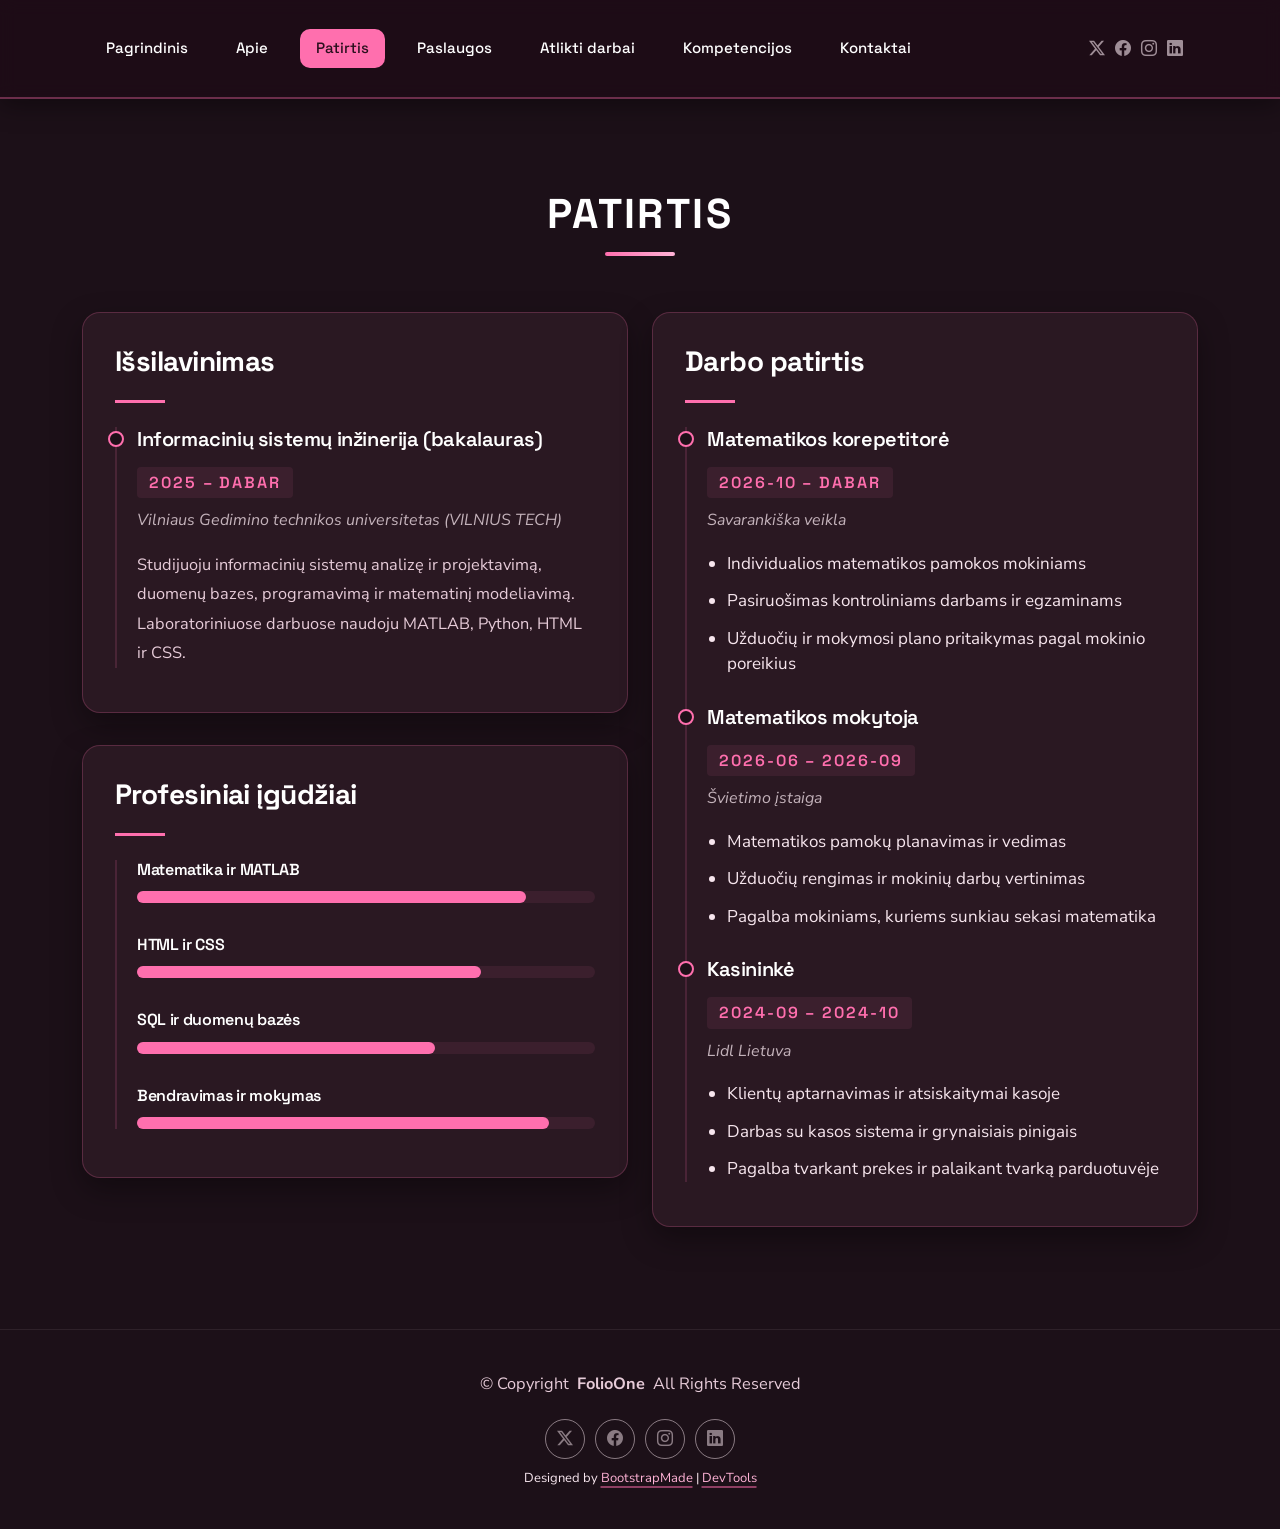
<file: resume.html>
<!DOCTYPE html>
<html lang="en">

<head>
  <meta charset="utf-8">
  <meta content="width=device-width, initial-scale=1.0" name="viewport">
  <title>Resume - FolioOne Bootstrap Template</title>
  <meta name="description" content="">
  <meta name="keywords" content="">

  <!-- Favicons -->
  <link href="assets/img/favicon.png" rel="icon">
  <link href="assets/img/apple-touch-icon.png" rel="apple-touch-icon">

  <!-- Fonts -->
  <link href="https://fonts.googleapis.com" rel="preconnect">
  <link href="https://fonts.gstatic.com" rel="preconnect" crossorigin>
  <link href="https://fonts.googleapis.com/css2?family=Roboto:ital,wght@0,100;0,300;0,400;0,500;0,700;0,900;1,100;1,300;1,400;1,500;1,700;1,900&family=Poppins:ital,wght@0,100;0,200;0,300;0,400;0,500;0,600;0,700;0,800;0,900;1,100;1,200;1,300;1,400;1,500;1,600;1,700;1,800;1,900&family=Raleway:ital,wght@0,100;0,200;0,300;0,400;0,500;0,600;0,700;0,800;0,900;1,100;1,200;1,300;1,400;1,500;1,600;1,700;1,800;1,900&display=swap" rel="stylesheet">

  <!-- Vendor CSS Files -->
  <link href="assets/vendor/bootstrap/css/bootstrap.min.css" rel="stylesheet">
  <link href="assets/vendor/bootstrap-icons/bootstrap-icons.css" rel="stylesheet">
  <link href="assets/vendor/aos/aos.css" rel="stylesheet">
  <link href="assets/vendor/swiper/swiper-bundle.min.css" rel="stylesheet">
  <link href="assets/vendor/glightbox/css/glightbox.min.css" rel="stylesheet">

  <!-- Main CSS File -->
  <link href="assets/css/main.css" rel="stylesheet">

  <!-- Custom CSS File (įkeliamas po main.css) -->
  <link href="assets/css/custom.css" rel="stylesheet">

  <!-- =======================================================
  * Template Name: FolioOne
  * Template URL: https://bootstrapmade.com/folioone-bootstrap-portfolio-website-template/
  * Updated: Aug 23 2025 with Bootstrap v5.3.7
  * Author: BootstrapMade.com
  * License: https://bootstrapmade.com/license/
  ======================================================== -->
</head>

<body class="resume-page">

  <header id="header" class="header d-flex align-items-center light-background sticky-top">
    <div class="container position-relative d-flex align-items-center justify-content-between">

      <!-- <a href="index.html" class="logo d-flex align-items-center me-auto me-xl-0">
      <img src="assets/img/logo.webp" alt="Svetainės logotipas" width="140" height="140">
      <h1 class="sitename">FolioOne</h1> 
    </a> -->

      <nav id="navmenu" class="navmenu">
        <ul>
          <li><a href="index.html">Pagrindinis</a></li>
          <li><a href="about.html">Apie</a></li>
          <li><a href="resume.html" class="active">Patirtis</a></li>
          <li><a href="services.html">Paslaugos</a></li>
          <li><a href="portfolio.html">Atlikti darbai</a></li>
          <li><a href="kompetencijos.html">Kompetencijos</a></li>
          <li><a href="contact.html">Kontaktai</a></li>
        </ul>
        <i class="mobile-nav-toggle d-xl-none bi bi-list"></i>
      </nav>

      <div class="header-social-links">
        <a href="#" class="twitter"><i class="bi bi-twitter-x"></i></a>
        <a href="#" class="facebook"><i class="bi bi-facebook"></i></a>
        <a href="#" class="instagram"><i class="bi bi-instagram"></i></a>
        <a href="#" class="linkedin"><i class="bi bi-linkedin"></i></a>
      </div>

    </div>
  </header>

  <main class="main">

    <!-- Resume Section -->
    <section id="resume" class="resume section">

      <!-- Section Title -->
      <div class="container section-title" data-aos="fade-up">
        <h2>Patirtis</h2>
      </div><!-- End Section Title -->

      <div class="container" data-aos="fade-up" data-aos-delay="100">

        <div class="row">
          <div class="col-lg-6">

            <!-- Education Section -->
            <div class="resume-item" data-aos="fade-up">
              <h3 class="resume-title">Išsilavinimas</h3>

              <div class="resume-content">
                <article class="education-item">
                  <h4>Informacinių sistemų inžinerija (bakalauras)</h4>
                  <h5>2025 – dabar</h5>
                  <p class="institution"><em>Vilniaus Gedimino technikos universitetas (VILNIUS TECH)</em></p>
                  <p>Studijuoju informacinių sistemų analizę ir projektavimą, duomenų bazes, programavimą ir matematinį modeliavimą. Laboratoriniuose darbuose naudoju MATLAB, Python, HTML ir CSS.</p>
                </article>
              </div>
            </div><!-- End Education Section -->

            <!-- Professional Skills Section -->
            <div class="resume-item skills-animation" data-aos="fade-up">
              <h3 class="resume-title">Profesiniai įgūdžiai</h3>

              <div class="resume-content">
                <div class="skill-item">
                  <h4>Matematika ir MATLAB</h4>
                  <div class="progress">
                    <div class="progress-bar" role="progressbar" aria-valuenow="85" aria-valuemin="0" aria-valuemax="100"></div>
                  </div>
                </div>

                <div class="skill-item">
                  <h4>HTML ir CSS</h4>
                  <div class="progress">
                    <div class="progress-bar" role="progressbar" aria-valuenow="75" aria-valuemin="0" aria-valuemax="100"></div>
                  </div>
                </div>

                <div class="skill-item">
                  <h4>SQL ir duomenų bazės</h4>
                  <div class="progress">
                    <div class="progress-bar" role="progressbar" aria-valuenow="65" aria-valuemin="0" aria-valuemax="100"></div>
                  </div>
                </div>

                <div class="skill-item">
                  <h4>Bendravimas ir mokymas</h4>
                  <div class="progress">
                    <div class="progress-bar" role="progressbar" aria-valuenow="90" aria-valuemin="0" aria-valuemax="100"></div>
                  </div>
                </div>
              </div>
            </div><!-- End Professional Skills Section -->
          </div>

          <div class="col-lg-6">
            <!-- Experience Section -->
            <div class="resume-item" data-aos="fade-up" data-aos-delay="100">
              <h3 class="resume-title">Darbo patirtis</h3>

              <div class="resume-content">
                <article class="experience-item">
                  <h4>Matematikos korepetitorė</h4>
                  <h5>2026-10 – dabar</h5>
                  <p class="company"><em>Savarankiška veikla</em></p>
                  <ul>
                    <li>Individualios matematikos pamokos mokiniams</li>
                    <li>Pasiruošimas kontroliniams darbams ir egzaminams</li>
                    <li>Užduočių ir mokymosi plano pritaikymas pagal mokinio poreikius</li>
                  </ul>
                </article>

                <article class="experience-item">
                  <h4>Matematikos mokytoja</h4>
                  <h5>2026-06 – 2026-09</h5>
                  <p class="company"><em>Švietimo įstaiga</em></p>
                  <ul>
                    <li>Matematikos pamokų planavimas ir vedimas</li>
                    <li>Užduočių rengimas ir mokinių darbų vertinimas</li>
                    <li>Pagalba mokiniams, kuriems sunkiau sekasi matematika</li>
                  </ul>
                </article>

                <article class="experience-item">
                  <h4>Kasininkė</h4>
                  <h5>2024-09 – 2024-10</h5>
                  <p class="company"><em>Lidl Lietuva</em></p>
                  <ul>
                    <li>Klientų aptarnavimas ir atsiskaitymai kasoje</li>
                    <li>Darbas su kasos sistema ir grynaisiais pinigais</li>
                    <li>Pagalba tvarkant prekes ir palaikant tvarką parduotuvėje</li>
                  </ul>
                </article>
              </div>
            </div><!-- End Experience Section -->
          </div>
        </div>

      </div>

    </section><!-- /Resume Section -->

  </main>

  <footer id="footer" class="footer">

    <div class="container">
      <div class="copyright text-center ">
        <p>© <span>Copyright</span> <strong class="px-1 sitename">FolioOne</strong> <span>All Rights Reserved<br></span></p>
      </div>
      <div class="social-links d-flex justify-content-center">
        <a href=""><i class="bi bi-twitter-x"></i></a>
        <a href=""><i class="bi bi-facebook"></i></a>
        <a href=""><i class="bi bi-instagram"></i></a>
        <a href=""><i class="bi bi-linkedin"></i></a>
      </div>
      <div class="credits">
        <!-- All the links in the footer should remain intact. -->
        <!-- You can delete the links only if you've purchased the pro version. -->
        <!-- Licensing information: https://bootstrapmade.com/license/ -->
        <!-- Purchase the pro version with working PHP/AJAX contact form: [buy-url] -->
        Designed by <a href="https://bootstrapmade.com/">BootstrapMade</a> | <a href="https://bootstrapmade.com/tools/">DevTools</a>
      </div>
    </div>

  </footer>

  <!-- Scroll Top -->
  <a href="#" id="scroll-top" class="scroll-top d-flex align-items-center justify-content-center"><i class="bi bi-arrow-up-short"></i></a>

  <!-- Preloader -->
  <div id="preloader"></div>

  <!-- Vendor JS Files -->
  <script src="assets/vendor/bootstrap/js/bootstrap.bundle.min.js"></script>
  <script src="assets/vendor/php-email-form/validate.js"></script>
  <script src="assets/vendor/aos/aos.js"></script>
  <script src="assets/vendor/typed.js/typed.umd.js"></script>
  <script src="assets/vendor/waypoints/noframework.waypoints.js"></script>
  <script src="assets/vendor/purecounter/purecounter_vanilla.js"></script>
  <script src="assets/vendor/swiper/swiper-bundle.min.js"></script>
  <script src="assets/vendor/imagesloaded/imagesloaded.pkgd.min.js"></script>
  <script src="assets/vendor/isotope-layout/isotope.pkgd.min.js"></script>
  <script src="assets/vendor/glightbox/js/glightbox.min.js"></script>

  <!-- Main JS File -->
  <script src="assets/js/main.js"></script>

  <!-- Custom JS File (LD11) -->
  <script src="assets/js/custom.js"></script>

</body>

</html>
</file>
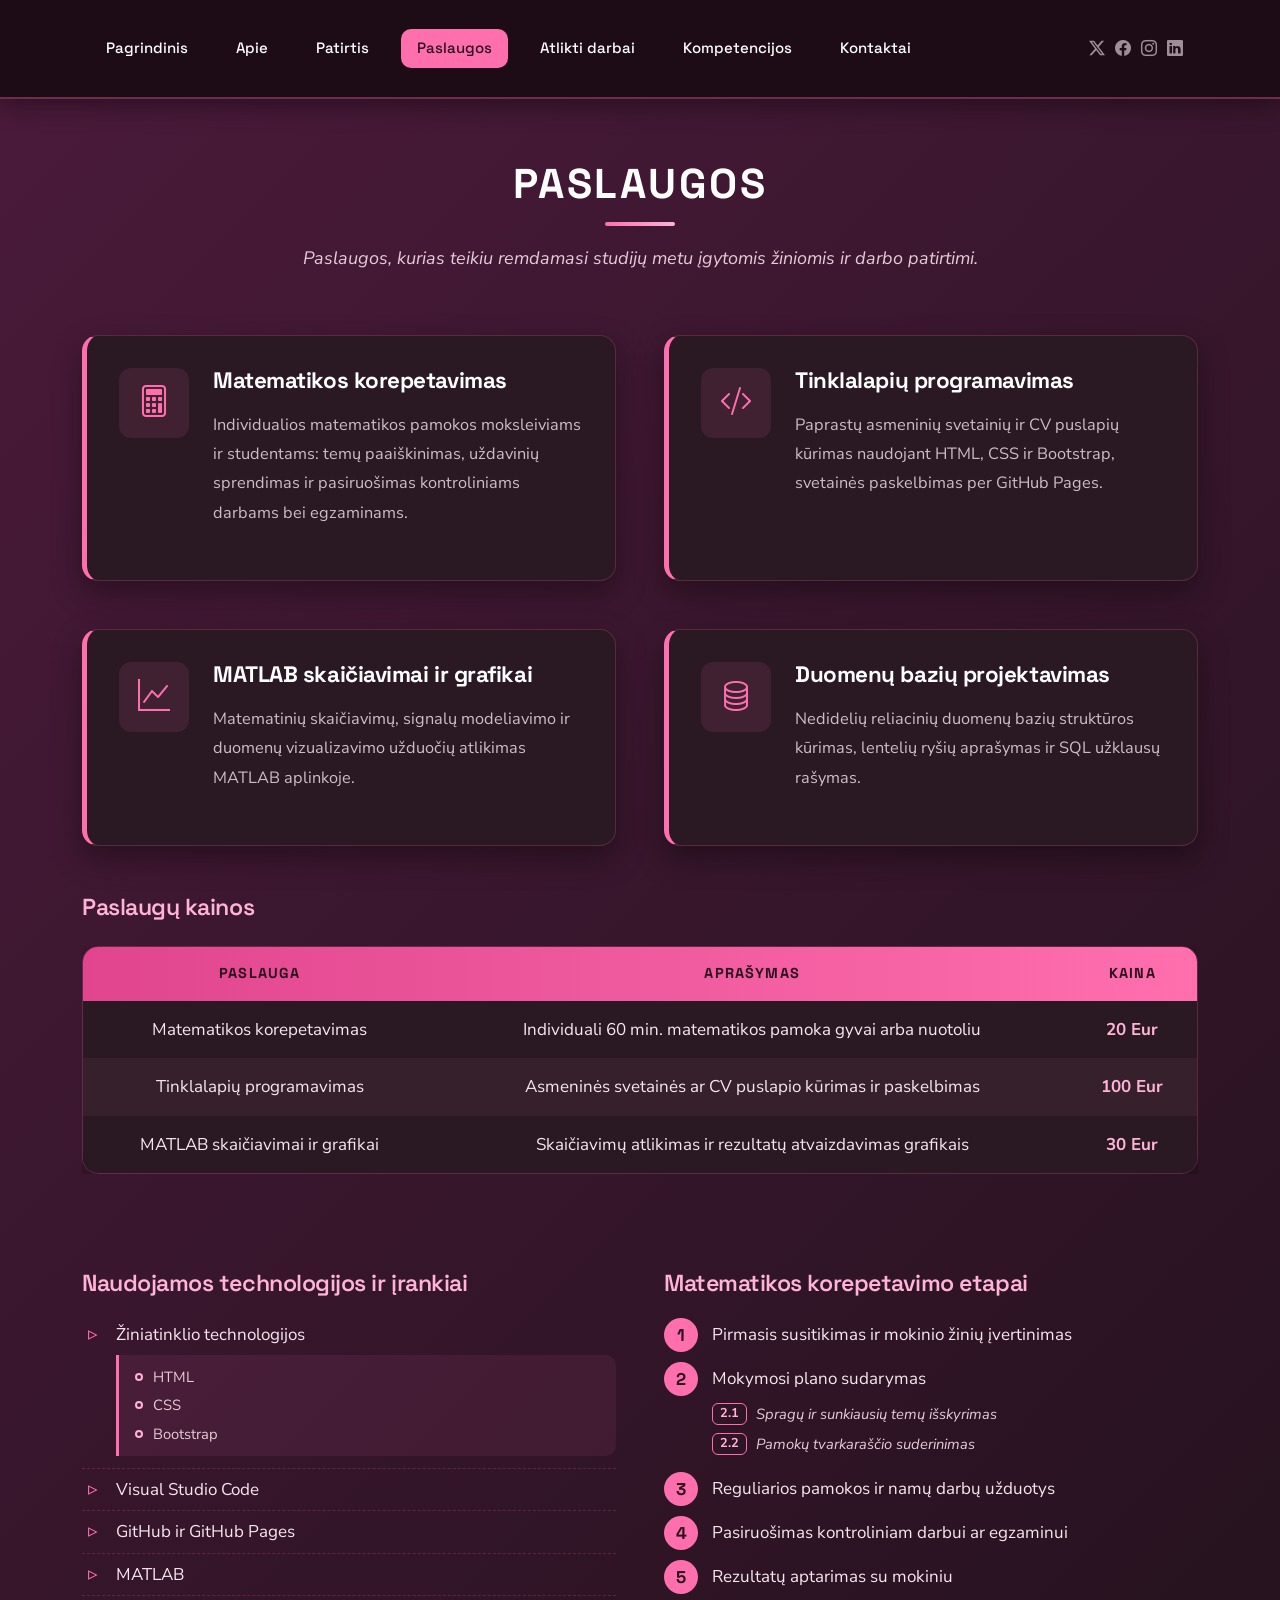
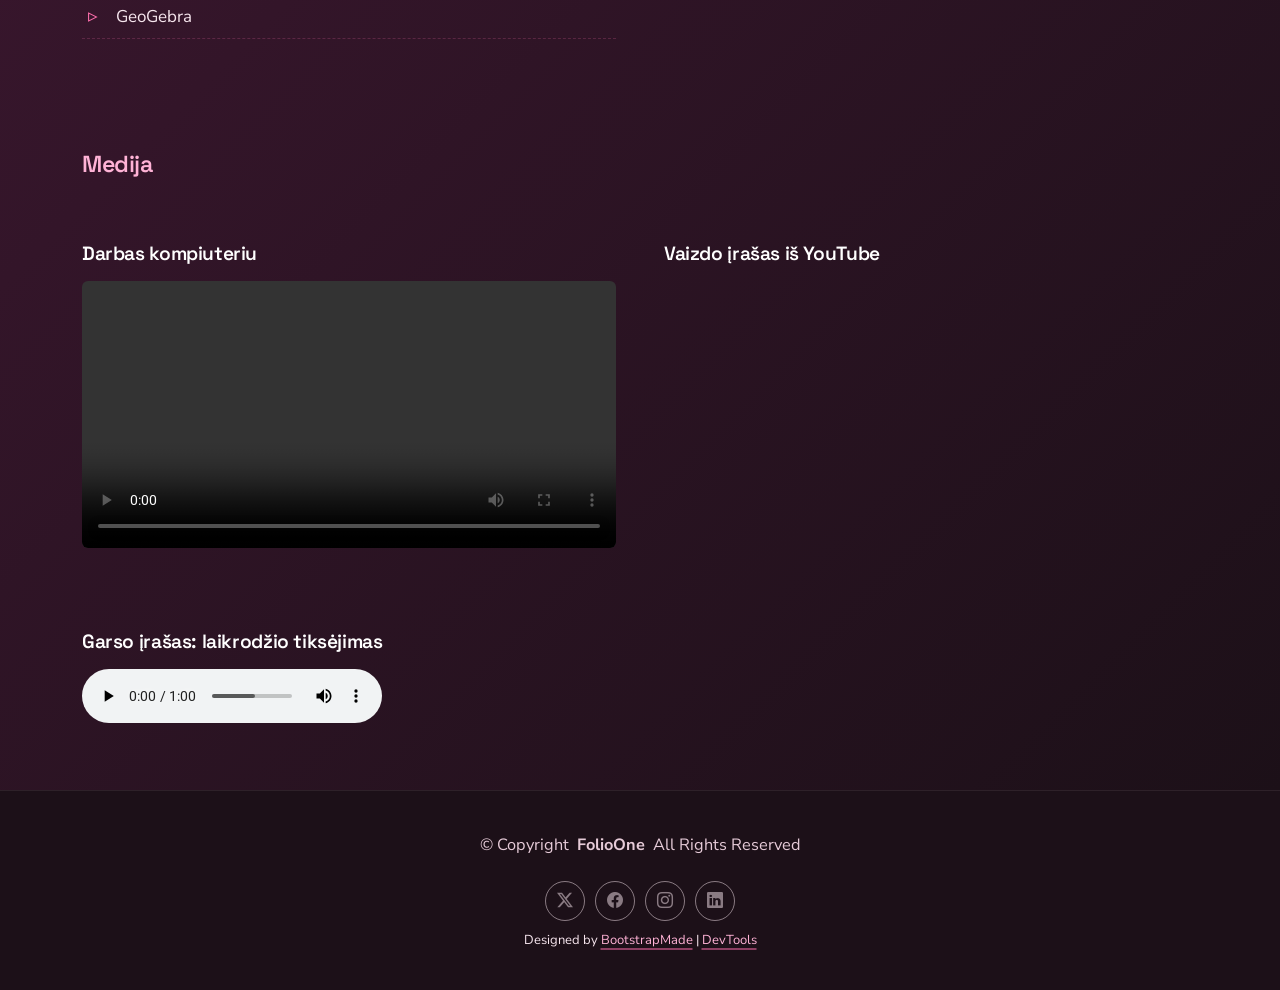
<file: services.html>
<!DOCTYPE html>
<html lang="en">

<head>
  <meta charset="utf-8">
  <meta content="width=device-width, initial-scale=1.0" name="viewport">
  <title>Services - FolioOne Bootstrap Template</title>
  <meta name="description" content="">
  <meta name="keywords" content="">

  <!-- Favicons -->
  <link href="assets/img/favicon.png" rel="icon">
  <link href="assets/img/apple-touch-icon.png" rel="apple-touch-icon">

  <!-- Fonts -->
  <link href="https://fonts.googleapis.com" rel="preconnect">
  <link href="https://fonts.gstatic.com" rel="preconnect" crossorigin>
  <link href="https://fonts.googleapis.com/css2?family=Roboto:ital,wght@0,100;0,300;0,400;0,500;0,700;0,900;1,100;1,300;1,400;1,500;1,700;1,900&family=Poppins:ital,wght@0,100;0,200;0,300;0,400;0,500;0,600;0,700;0,800;0,900;1,100;1,200;1,300;1,400;1,500;1,600;1,700;1,800;1,900&family=Raleway:ital,wght@0,100;0,200;0,300;0,400;0,500;0,600;0,700;0,800;0,900;1,100;1,200;1,300;1,400;1,500;1,600;1,700;1,800;1,900&display=swap" rel="stylesheet">

  <!-- Vendor CSS Files -->
  <link href="assets/vendor/bootstrap/css/bootstrap.min.css" rel="stylesheet">
  <link href="assets/vendor/bootstrap-icons/bootstrap-icons.css" rel="stylesheet">
  <link href="assets/vendor/aos/aos.css" rel="stylesheet">
  <link href="assets/vendor/swiper/swiper-bundle.min.css" rel="stylesheet">
  <link href="assets/vendor/glightbox/css/glightbox.min.css" rel="stylesheet">

  <!-- Main CSS File -->
  <link href="assets/css/main.css" rel="stylesheet">

  <!-- Custom CSS File (įkeliamas po main.css) -->
  <link href="assets/css/custom.css" rel="stylesheet">

  <!-- =======================================================
  * Template Name: FolioOne
  * Template URL: https://bootstrapmade.com/folioone-bootstrap-portfolio-website-template/
  * Updated: Aug 23 2025 with Bootstrap v5.3.7
  * Author: BootstrapMade.com
  * License: https://bootstrapmade.com/license/
  ======================================================== -->
</head>

<body class="services-page">

  <header id="header" class="header d-flex align-items-center light-background sticky-top">
    <div class="container position-relative d-flex align-items-center justify-content-between">

      <!-- <a href="index.html" class="logo d-flex align-items-center me-auto me-xl-0">
      <img src="assets/img/logo.webp" alt="Svetainės logotipas" width="140" height="140">
      <h1 class="sitename">FolioOne</h1> 
    </a> -->

      <nav id="navmenu" class="navmenu">
        <ul>
          <li><a href="index.html">Pagrindinis</a></li>
          <li><a href="about.html">Apie</a></li>
          <li><a href="resume.html">Patirtis</a></li>
          <li><a href="services.html" class="active">Paslaugos</a></li>
          <li><a href="portfolio.html">Atlikti darbai</a></li>
          <li><a href="kompetencijos.html">Kompetencijos</a></li>
          <li><a href="contact.html">Kontaktai</a></li>
        </ul>
        <i class="mobile-nav-toggle d-xl-none bi bi-list"></i>
      </nav>

      <div class="header-social-links">
        <a href="#" class="twitter"><i class="bi bi-twitter-x"></i></a>
        <a href="#" class="facebook"><i class="bi bi-facebook"></i></a>
        <a href="#" class="instagram"><i class="bi bi-instagram"></i></a>
        <a href="#" class="linkedin"><i class="bi bi-linkedin"></i></a>
      </div>

    </div>
  </header>

  <main class="main">

    <!-- Services Section -->
    <section id="services" class="services section">

      <!-- Section Title -->
      <div class="container section-title" data-aos="fade-up">
        <h2>Paslaugos</h2>
        <p>Paslaugos, kurias teikiu remdamasi studijų metu įgytomis žiniomis ir darbo patirtimi.</p>
      </div><!-- End Section Title -->

      <div class="container" data-aos="fade-up" data-aos-delay="100">

        <div class="row justify-content-center g-5">

          <div class="col-md-6" data-aos="fade-right" data-aos-delay="100">
            <div class="service-item">
              <div class="service-icon">
                <i class="bi bi-calculator"></i>
              </div>
              <div class="service-content">
                <h3>Matematikos korepetavimas</h3>
                <p>Individualios matematikos pamokos moksleiviams ir studentams: temų paaiškinimas, uždavinių sprendimas ir pasiruošimas kontroliniams darbams bei egzaminams.</p>
              </div>
            </div>
          </div><!-- End Service Item -->

          <div class="col-md-6" data-aos="fade-left" data-aos-delay="100">
            <div class="service-item">
              <div class="service-icon">
                <i class="bi bi-code-slash"></i>
              </div>
              <div class="service-content">
                <h3>Tinklalapių programavimas</h3>
                <p>Paprastų asmeninių svetainių ir CV puslapių kūrimas naudojant HTML, CSS ir Bootstrap, svetainės paskelbimas per GitHub Pages.</p>
              </div>
            </div>
          </div><!-- End Service Item -->

          <div class="col-md-6" data-aos="fade-right" data-aos-delay="200">
            <div class="service-item">
              <div class="service-icon">
                <i class="bi bi-graph-up"></i>
              </div>
              <div class="service-content">
                <h3>MATLAB skaičiavimai ir grafikai</h3>
                <p>Matematinių skaičiavimų, signalų modeliavimo ir duomenų vizualizavimo užduočių atlikimas MATLAB aplinkoje.</p>
              </div>
            </div>
          </div><!-- End Service Item -->

          <div class="col-md-6" data-aos="fade-left" data-aos-delay="200">
            <div class="service-item">
              <div class="service-icon">
                <i class="bi bi-database"></i>
              </div>
              <div class="service-content">
                <h3>Duomenų bazių projektavimas</h3>
                <p>Nedidelių reliacinių duomenų bazių struktūros kūrimas, lentelių ryšių aprašymas ir SQL užklausų rašymas.</p>
              </div>
            </div>
          </div><!-- End Service Item -->

        </div>

        <!-- Kainų lentelė -->
        <div class="row mt-5" data-aos="fade-up">
          <div class="col-12">
            <h3 class="mb-4">Paslaugų kainos</h3>
            <div class="table-responsive">
              <table class="price-table">
                <thead>
                  <tr>
                    <th scope="col">Paslauga</th>
                    <th scope="col">Aprašymas</th>
                    <th scope="col">Kaina</th>
                  </tr>
                </thead>
                <tbody>
                  <tr>
                    <td>Matematikos korepetavimas</td>
                    <td>Individuali 60 min. matematikos pamoka gyvai arba nuotoliu</td>
                    <td>20 Eur</td>
                  </tr>
                  <tr>
                    <td>Tinklalapių programavimas</td>
                    <td>Asmeninės svetainės ar CV puslapio kūrimas ir paskelbimas</td>
                    <td>100 Eur</td>
                  </tr>
                  <tr>
                    <td>MATLAB skaičiavimai ir grafikai</td>
                    <td>Skaičiavimų atlikimas ir rezultatų atvaizdavimas grafikais</td>
                    <td>30 Eur</td>
                  </tr>
                </tbody>
              </table>
            </div>
          </div>
        </div><!-- End Kainų lentelė -->

        <!-- Sąrašai -->
        <div class="row mt-5 g-5" data-aos="fade-up">
          <div class="col-md-6">
            <h3 class="mb-3">Naudojamos technologijos ir įrankiai</h3>
            <ul class="tech-list">
              <li>Žiniatinklio technologijos
                <ul>
                  <li>HTML</li>
                  <li>CSS</li>
                  <li>Bootstrap</li>
                </ul>
              </li>
              <li>Visual Studio Code</li>
              <li>GitHub ir GitHub Pages</li>
              <li>MATLAB</li>
              <li>GeoGebra</li>
            </ul>
          </div>

          <div class="col-md-6">
            <h3 class="mb-3">Matematikos korepetavimo etapai</h3>
            <ol class="steps-list">
              <li>Pirmasis susitikimas ir mokinio žinių įvertinimas</li>
              <li>Mokymosi plano sudarymas
                <ol>
                  <li>Spragų ir sunkiausių temų išskyrimas</li>
                  <li>Pamokų tvarkaraščio suderinimas</li>
                </ol>
              </li>
              <li>Reguliarios pamokos ir namų darbų užduotys</li>
              <li>Pasiruošimas kontroliniam darbui ar egzaminui</li>
              <li>Rezultatų aptarimas su mokiniu</li>
            </ol>
          </div>
        </div><!-- End Sąrašai -->

        <!-- Medija -->
        <div class="row mt-5 g-5" data-aos="fade-up">
          <div class="col-12">
            <h3 class="mb-3">Medija</h3>
          </div>

          <div class="col-md-6">
            <h4 class="mb-3">Darbas kompiuteriu</h4>
            <video controls width="640" height="360" class="img-fluid rounded">
              <source src="assets/media/klaviaturos-video.mp4" type="video/mp4">
              Jūsų naršyklė nepalaiko vaizdo įrašų.
            </video>
          </div>

          <div class="col-md-6">
            <h4 class="mb-3">Vaizdo įrašas iš YouTube</h4>
            <div class="ratio ratio-16x9">
              <iframe src="https://www.youtube.com/embed/BoUVIhtqjAw" title="YouTube vaizdo įrašas"
                allow="accelerometer; autoplay; clipboard-write; encrypted-media; gyroscope; picture-in-picture; web-share"
                referrerpolicy="strict-origin-when-cross-origin" allowfullscreen></iframe>
            </div>
          </div>

          <div class="col-md-6">
            <h4 class="mb-3">Garso įrašas: laikrodžio tiksėjimas</h4>
            <audio controls>
              <source src="assets/media/laikrodzio-tiksejimas.mp3" type="audio/mpeg">
              Jūsų naršyklė nepalaiko garso įrašų.
            </audio>
          </div>
        </div><!-- End Medija -->

      </div>

    </section><!-- /Services Section -->

  </main>

  <footer id="footer" class="footer">

    <div class="container">
      <div class="copyright text-center ">
        <p>© <span>Copyright</span> <strong class="px-1 sitename">FolioOne</strong> <span>All Rights Reserved<br></span></p>
      </div>
      <div class="social-links d-flex justify-content-center">
        <a href=""><i class="bi bi-twitter-x"></i></a>
        <a href=""><i class="bi bi-facebook"></i></a>
        <a href=""><i class="bi bi-instagram"></i></a>
        <a href=""><i class="bi bi-linkedin"></i></a>
      </div>
      <div class="credits">
        <!-- All the links in the footer should remain intact. -->
        <!-- You can delete the links only if you've purchased the pro version. -->
        <!-- Licensing information: https://bootstrapmade.com/license/ -->
        <!-- Purchase the pro version with working PHP/AJAX contact form: [buy-url] -->
        Designed by <a href="https://bootstrapmade.com/">BootstrapMade</a> | <a href="https://bootstrapmade.com/tools/">DevTools</a>
      </div>
    </div>

  </footer>

  <!-- Scroll Top -->
  <a href="#" id="scroll-top" class="scroll-top d-flex align-items-center justify-content-center"><i class="bi bi-arrow-up-short"></i></a>

  <!-- Preloader -->
  <div id="preloader"></div>

  <!-- Vendor JS Files -->
  <script src="assets/vendor/bootstrap/js/bootstrap.bundle.min.js"></script>
  <script src="assets/vendor/php-email-form/validate.js"></script>
  <script src="assets/vendor/aos/aos.js"></script>
  <script src="assets/vendor/typed.js/typed.umd.js"></script>
  <script src="assets/vendor/waypoints/noframework.waypoints.js"></script>
  <script src="assets/vendor/purecounter/purecounter_vanilla.js"></script>
  <script src="assets/vendor/swiper/swiper-bundle.min.js"></script>
  <script src="assets/vendor/imagesloaded/imagesloaded.pkgd.min.js"></script>
  <script src="assets/vendor/isotope-layout/isotope.pkgd.min.js"></script>
  <script src="assets/vendor/glightbox/js/glightbox.min.js"></script>

  <!-- Main JS File -->
  <script src="assets/js/main.js"></script>

  <!-- Custom JS File (LD11) -->
  <script src="assets/js/custom.js"></script>

</body>

</html>
</file>
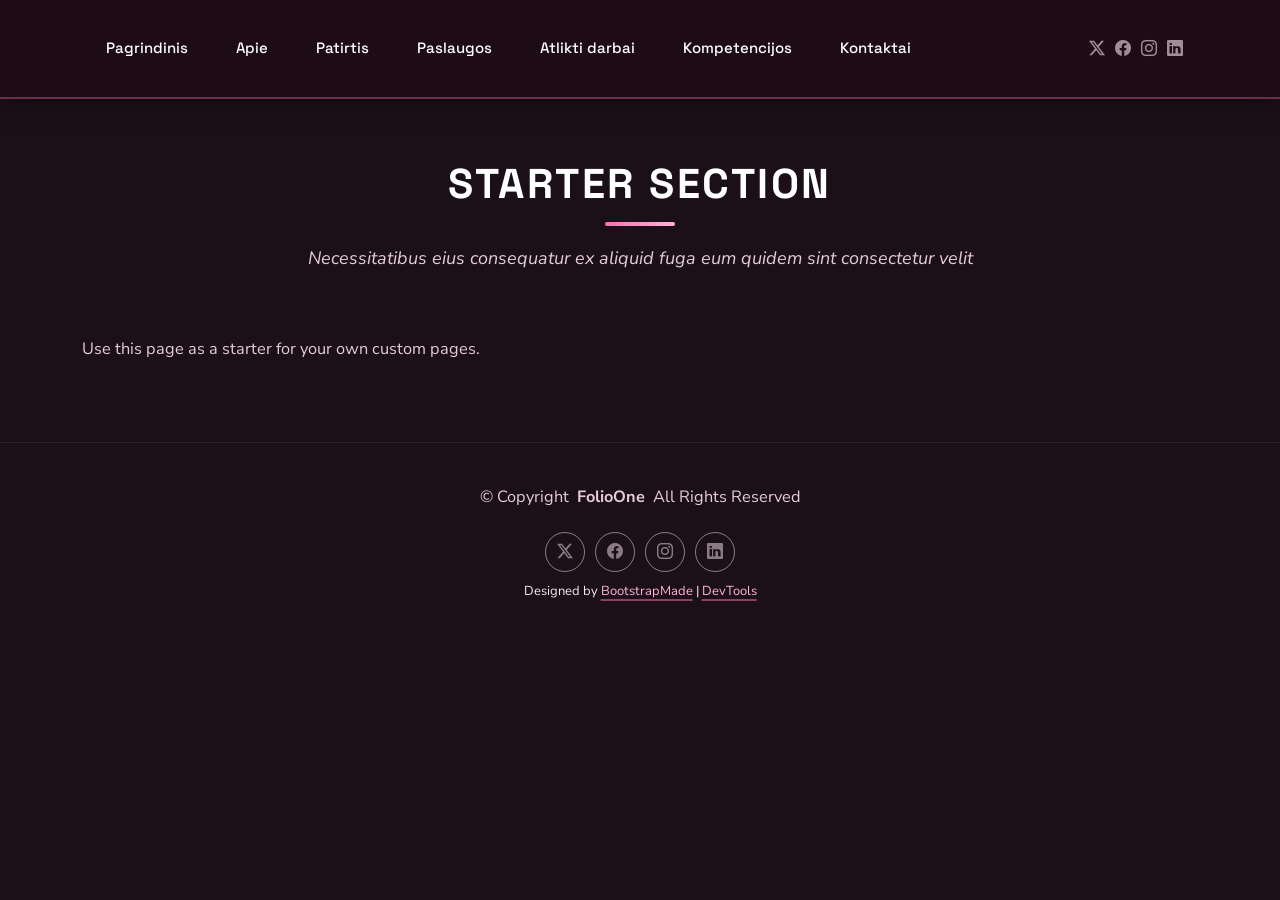
<file: starter-page.html>
<!DOCTYPE html>
<html lang="en">

<head>
  <meta charset="utf-8">
  <meta content="width=device-width, initial-scale=1.0" name="viewport">
  <title>Starter Page - FolioOne Bootstrap Template</title>
  <meta name="description" content="">
  <meta name="keywords" content="">

  <!-- Favicons -->
  <link href="assets/img/favicon.png" rel="icon">
  <link href="assets/img/apple-touch-icon.png" rel="apple-touch-icon">

  <!-- Fonts -->
  <link href="https://fonts.googleapis.com" rel="preconnect">
  <link href="https://fonts.gstatic.com" rel="preconnect" crossorigin>
  <link href="https://fonts.googleapis.com/css2?family=Roboto:ital,wght@0,100;0,300;0,400;0,500;0,700;0,900;1,100;1,300;1,400;1,500;1,700;1,900&family=Poppins:ital,wght@0,100;0,200;0,300;0,400;0,500;0,600;0,700;0,800;0,900;1,100;1,200;1,300;1,400;1,500;1,600;1,700;1,800;1,900&family=Raleway:ital,wght@0,100;0,200;0,300;0,400;0,500;0,600;0,700;0,800;0,900;1,100;1,200;1,300;1,400;1,500;1,600;1,700;1,800;1,900&display=swap" rel="stylesheet">

  <!-- Vendor CSS Files -->
  <link href="assets/vendor/bootstrap/css/bootstrap.min.css" rel="stylesheet">
  <link href="assets/vendor/bootstrap-icons/bootstrap-icons.css" rel="stylesheet">
  <link href="assets/vendor/aos/aos.css" rel="stylesheet">
  <link href="assets/vendor/swiper/swiper-bundle.min.css" rel="stylesheet">
  <link href="assets/vendor/glightbox/css/glightbox.min.css" rel="stylesheet">

  <!-- Main CSS File -->
  <link href="assets/css/main.css" rel="stylesheet">

  <!-- Custom CSS File (įkeliamas po main.css) -->
  <link href="assets/css/custom.css" rel="stylesheet">

  <!-- =======================================================
  * Template Name: FolioOne
  * Template URL: https://bootstrapmade.com/folioone-bootstrap-portfolio-website-template/
  * Updated: Aug 23 2025 with Bootstrap v5.3.7
  * Author: BootstrapMade.com
  * License: https://bootstrapmade.com/license/
  ======================================================== -->
</head>

<body class="starter-page-page">

  <header id="header" class="header d-flex align-items-center light-background sticky-top">
    <div class="container position-relative d-flex align-items-center justify-content-between">

      <!-- <a href="index.html" class="logo d-flex align-items-center me-auto me-xl-0">
      <img src="assets/img/logo.webp" alt="Svetainės logotipas" width="140" height="140">
      <h1 class="sitename">FolioOne</h1> 
    </a> -->

      <nav id="navmenu" class="navmenu">
        <ul>
          <li><a href="index.html">Pagrindinis</a></li>
          <li><a href="about.html">Apie</a></li>
          <li><a href="resume.html">Patirtis</a></li>
          <li><a href="services.html">Paslaugos</a></li>
          <li><a href="portfolio.html">Atlikti darbai</a></li>
          <li><a href="kompetencijos.html">Kompetencijos</a></li>
          <li><a href="contact.html">Kontaktai</a></li>
        </ul>
        <i class="mobile-nav-toggle d-xl-none bi bi-list"></i>
      </nav>

      <div class="header-social-links">
        <a href="#" class="twitter"><i class="bi bi-twitter-x"></i></a>
        <a href="#" class="facebook"><i class="bi bi-facebook"></i></a>
        <a href="#" class="instagram"><i class="bi bi-instagram"></i></a>
        <a href="#" class="linkedin"><i class="bi bi-linkedin"></i></a>
      </div>

    </div>
  </header>

  <main class="main">

    <!-- Starter Section Section -->
    <section id="starter-section" class="starter-section section">

      <!-- Section Title -->
      <div class="container section-title" data-aos="fade-up">
        <h2>Starter Section</h2>
        <p>Necessitatibus eius consequatur ex aliquid fuga eum quidem sint consectetur velit</p>
      </div><!-- End Section Title -->

      <div class="container" data-aos="fade-up">
        <p>Use this page as a starter for your own custom pages.</p>
      </div>

    </section><!-- /Starter Section Section -->

  </main>

  <footer id="footer" class="footer">

    <div class="container">
      <div class="copyright text-center ">
        <p>© <span>Copyright</span> <strong class="px-1 sitename">FolioOne</strong> <span>All Rights Reserved<br></span></p>
      </div>
      <div class="social-links d-flex justify-content-center">
        <a href=""><i class="bi bi-twitter-x"></i></a>
        <a href=""><i class="bi bi-facebook"></i></a>
        <a href=""><i class="bi bi-instagram"></i></a>
        <a href=""><i class="bi bi-linkedin"></i></a>
      </div>
      <div class="credits">
        <!-- All the links in the footer should remain intact. -->
        <!-- You can delete the links only if you've purchased the pro version. -->
        <!-- Licensing information: https://bootstrapmade.com/license/ -->
        <!-- Purchase the pro version with working PHP/AJAX contact form: [buy-url] -->
        Designed by <a href="https://bootstrapmade.com/">BootstrapMade</a> | <a href="https://bootstrapmade.com/tools/">DevTools</a>
      </div>
    </div>

  </footer>

  <!-- Scroll Top -->
  <a href="#" id="scroll-top" class="scroll-top d-flex align-items-center justify-content-center"><i class="bi bi-arrow-up-short"></i></a>

  <!-- Preloader -->
  <div id="preloader"></div>

  <!-- Vendor JS Files -->
  <script src="assets/vendor/bootstrap/js/bootstrap.bundle.min.js"></script>
  <script src="assets/vendor/php-email-form/validate.js"></script>
  <script src="assets/vendor/aos/aos.js"></script>
  <script src="assets/vendor/typed.js/typed.umd.js"></script>
  <script src="assets/vendor/waypoints/noframework.waypoints.js"></script>
  <script src="assets/vendor/purecounter/purecounter_vanilla.js"></script>
  <script src="assets/vendor/swiper/swiper-bundle.min.js"></script>
  <script src="assets/vendor/imagesloaded/imagesloaded.pkgd.min.js"></script>
  <script src="assets/vendor/isotope-layout/isotope.pkgd.min.js"></script>
  <script src="assets/vendor/glightbox/js/glightbox.min.js"></script>

  <!-- Main JS File -->
  <script src="assets/js/main.js"></script>

  <!-- Custom JS File (LD11) -->
  <script src="assets/js/custom.js"></script>

</body>

</html>
</file>
<file: assets/css/custom.css>
/*==============================================================
  custom.css – Evelinos Beigaitės CV svetainės stiliai (LD9)
  Šis failas įkeliamas PO main.css, todėl jo taisyklės
  perrašo pradinio šablono stilius.
==============================================================*/

/* Šriftai iš Google Fonts (palaiko lietuviškas raides) */
@import url("https://fonts.googleapis.com/css2?family=Space+Grotesk:wght@400;500;600;700&family=Nunito+Sans:ital,wght@0,400;0,600;0,700;1,400&display=swap");

/*--------------------------------------------------------------
  Spalvų ir šriftų kintamieji
--------------------------------------------------------------*/
:root {
  --default-font: "Nunito Sans", system-ui, -apple-system, "Segoe UI", Arial, sans-serif;
  --heading-font: "Space Grotesk", "Nunito Sans", sans-serif;
  --nav-font: "Space Grotesk", sans-serif;

  --accent-color: #ff6fae;        /* rožinė spalva vietoj mėlynos */
  --accent-light: #ffb3d6;
  --accent-dark: #e0458e;
  --text-soft: #e6cbd8;           /* pastraipų spalva */
  --card-border: rgba(255, 111, 174, 0.22);
  --card-shadow: 0 12px 30px rgba(0, 0, 0, 0.35);
  --nav-hover-color: #ff6fae;

  /* tamsūs fonai su rožiniu (slyvų) atspalviu */
  --background-color: #1c1018;
  --surface-color: #2a1822;
  --default-color: #f7e6ee;
  --heading-color: #ffffff;
  --contrast-color: #2a0f1d;
  --nav-mobile-background-color: #2e1826;
  --nav-dropdown-background-color: #1c1018;
  --nav-dropdown-color: #f7e6ee;
  --nav-dropdown-hover-color: #ff6fae;
}

.light-background {
  --background-color: #24141d;
  --surface-color: #3a2230;
}

.dark-background {
  --background-color: #160b12;
  --surface-color: #2a1822;
}

/* Pažymėtas tekstas – rožinis */
::selection {
  background: #ff6fae;
  color: #2a0f1d;
}

/*==============================================================
  2. TIPOGRAFIJA
==============================================================*/

/* 2a. Šriftų šeima */
body {
  font-family: var(--default-font);
  font-size: 17px;
}

/* 2b. Antraštės h1–h6 */
h1, h2, h3, h4, h5, h6 {
  font-family: var(--heading-font);
  letter-spacing: -0.02em;
}

h1 {
  font-size: clamp(2.4rem, 5vw, 3.6rem);
  font-weight: 700;
  line-height: 1.1;
}

h2 {
  font-size: 2.1rem;
  font-weight: 700;
}

h3 {
  font-size: 1.45rem;
  font-weight: 600;
  color: var(--accent-light);
}

h4 {
  font-size: 1.2rem;
  font-weight: 600;
  color: #ffffff;
}

h5 {
  font-size: 0.85rem;
  font-weight: 600;
  text-transform: uppercase;
  letter-spacing: 0.12em;
  color: var(--accent-color);
}

h6 {
  font-size: 0.8rem;
  font-weight: 500;
  text-transform: uppercase;
  letter-spacing: 0.15em;
  color: var(--text-soft);
}

/* Skilčių pavadinimai – mažesni, storesni, su rožinės spalvos linija apačioje */
.section-title h2 {
  font-size: 2.6rem;
  font-weight: 700;
  text-transform: uppercase;
  letter-spacing: 0.06em;
  margin-bottom: 1rem;
}

.section-title h2::after {
  content: "";
  display: block;
  width: 70px;
  height: 4px;
  margin: 14px auto 0;
  border-radius: 4px;
  background: linear-gradient(90deg, var(--accent-color), var(--accent-light));
}

/* Pagrindinio puslapio antraštė */
.hero .hero-content h1 .highlight {
  color: var(--accent-color);
}

/* 2c. Pastraipos */
p {
  color: var(--text-soft);
  line-height: 1.8;
  font-size: 1.02rem;
  margin-bottom: 1.1rem;
}

.section-title p {
  font-style: italic;
  color: var(--text-soft);
}

/*==============================================================
  3. MYGTUKAI IR NUORODOS
==============================================================*/

/* 3a. Mygtukai: pagrindinis (užpildytas) */
.btn-primary,
.hero .hero-actions .btn.btn-primary,
.php-email-form button[type=submit] {
  background: linear-gradient(135deg, var(--accent-color), var(--accent-light));
  color: #2a0f1d;
  border: 2px solid transparent;
  border-radius: 12px;
  padding: 13px 30px;
  font-family: var(--heading-font);
  font-weight: 700;
  text-transform: uppercase;
  letter-spacing: 0.08em;
  font-size: 0.9rem;
  box-shadow: 0 8px 20px rgba(255, 111, 174, 0.25);
  transition: transform 0.2s ease, box-shadow 0.2s ease, background 0.2s ease;
}

.btn-primary:hover,
.hero .hero-actions .btn.btn-primary:hover,
.php-email-form button[type=submit]:hover {
  background: linear-gradient(135deg, var(--accent-light), var(--accent-color));
  color: #2a0f1d;
  border-color: transparent;
  transform: translateY(-3px);
  box-shadow: 0 14px 28px rgba(255, 111, 174, 0.4);
}

.btn-primary:active,
.hero .hero-actions .btn.btn-primary:active,
.php-email-form button[type=submit]:active {
  transform: translateY(1px) scale(0.97);
  box-shadow: 0 4px 10px rgba(255, 111, 174, 0.3);
}

/* Antrinis (kontūrinis) mygtukas */
.hero .hero-actions .btn.btn-outline,
.about .intro-content .cta-group .btn-ghost {
  background: transparent;
  color: var(--accent-light);
  border: 2px solid var(--accent-color);
  border-radius: 12px;
  padding: 13px 30px;
  font-family: var(--heading-font);
  font-weight: 700;
  text-transform: uppercase;
  letter-spacing: 0.08em;
  font-size: 0.9rem;
  transition: all 0.2s ease;
}

.hero .hero-actions .btn.btn-outline:hover,
.about .intro-content .cta-group .btn-ghost:hover {
  background: var(--accent-color);
  color: #2a0f1d;
  transform: translateY(-3px);
}

.hero .hero-actions .btn.btn-outline:active,
.about .intro-content .cta-group .btn-ghost:active {
  background: var(--accent-dark);
  color: #2a0f1d;
  transform: scale(0.97);
}

/* 3b. Nuorodos */
a {
  color: var(--accent-color);
}

a:hover {
  color: var(--accent-light);
}

/* Nuorodos tekste ir poraštėje – su pabraukimu, kuris užvedus sustorėja */
main p a,
.footer .credits a,
.about .intro-content .cta-group .link-underline {
  color: var(--accent-light);
  text-decoration: underline;
  text-decoration-color: rgba(255, 111, 174, 0.5);
  text-decoration-thickness: 2px;
  text-underline-offset: 4px;
  transition: all 0.2s ease;
}

main p a:hover,
.footer .credits a:hover,
.about .intro-content .cta-group .link-underline:hover {
  color: #ffffff;
  text-decoration-color: var(--accent-color);
  text-decoration-thickness: 3px;
  text-underline-offset: 6px;
}

/* „Apie“ puslapio nuoroda – vietoj šablono plonos linijos stora rožinės spalvos linija */
.about .intro-content .cta-group .link-underline {
  text-decoration: none;
  border-bottom: 2px solid var(--accent-color);
}

.about .intro-content .cta-group .link-underline:hover {
  border-bottom-color: #ffffff;
}

.about .intro-content .cta-group .link-underline::after {
  display: none;
}

/*==============================================================
  4. IŠDĖSTYMAS: TARPAI, KRAŠTINĖS, UŽAPVALINIMAI, ŠEŠĖLIAI
==============================================================*/

/* 4a. Tarpai skiltyse „Apie“, „Patirtis“, „Atlikti darbai“ */
.about.section,
.skills.section,
.resume.section,
.portfolio.section {
  padding: 90px 0 70px;
}

.about .section-title,
.skills .section-title,
.resume .section-title,
.portfolio .section-title {
  padding-bottom: 40px;
}

.about .intro-content .headline {
  font-weight: 600;
  margin-bottom: 1.5rem;
}

.about .intro-content .cta-group {
  margin-top: 2rem;
  gap: 1.25rem;
}

.resume .resume-item {
  margin-bottom: 2rem;
  padding: 2rem 2rem 1rem;
}

.resume .resume-item article {
  margin-bottom: 1.75rem;
}

.portfolio .portfolio-card .portfolio-info {
  padding: 1.5rem 1.5rem 1.25rem;
}

.portfolio .portfolio-filters {
  margin-bottom: 45px;
}

/* 4b. Turinio blokai kiekvienoje sekcijoje */

/* Pagrindinis: paveikslėlis */
.hero .hero-image .image-wrapper img {
  border-radius: 24px;
  border: 3px solid var(--card-border);
  box-shadow: 0 20px 45px rgba(0, 0, 0, 0.45);
}

/* Apie: nuotrauka ir įgūdžių kortelės */
.about .profile-figure .profile-photo {
  border-radius: 24px;
  border: 3px solid var(--accent-color);
  box-shadow: 0 18px 40px rgba(255, 111, 174, 0.18);
}

.skills .skill-box {
  border: 1px solid var(--card-border);
  border-radius: 18px;
  box-shadow: var(--card-shadow);
  padding: 28px;
}

/* Patirtis: kiekvienas blokas – kortelė */
.resume .resume-item {
  background-color: var(--surface-color);
  border: 1px solid var(--card-border);
  border-radius: 18px;
  box-shadow: var(--card-shadow);
}

/* Atlikti darbai: grafikų kortelės */
.portfolio .portfolio-card {
  border: 1px solid var(--card-border);
  border-radius: 18px;
  box-shadow: var(--card-shadow);
}

.portfolio .portfolio-card:hover {
  box-shadow: 0 18px 40px rgba(255, 111, 174, 0.2);
}

/* Paslaugos: kortelės su rožinės spalvos kraštine kairėje */
.services .service-item {
  border: 1px solid var(--card-border);
  border-left: 5px solid var(--accent-color);
  border-radius: 16px;
  box-shadow: var(--card-shadow);
}

/* Kontaktai: informacijos blokai */
.contact .info-box,
.contact .contact-form {
  border: 1px solid var(--card-border);
  border-radius: 18px;
  box-shadow: var(--card-shadow);
}

/*==============================================================
  5. DU PASIRINKTI KOMPONENTAI
==============================================================*/

/* 5.1 Navigacijos juosta: fonas, apatinė kraštinė, šešėlis,
       aktyvus punktas – „piliulė“ vietoj linijos apačioje */
.header {
  background-color: rgba(30, 12, 23, 0.94);
  border-bottom: 2px solid rgba(255, 111, 174, 0.35);
  box-shadow: 0 6px 24px rgba(0, 0, 0, 0.4);
  backdrop-filter: blur(8px);
}

@media (min-width: 1200px) {
  .navmenu > ul > li {
    padding: 14px 8px;
  }

  .navmenu a,
  .navmenu a:focus {
    font-weight: 500;
    padding: 8px 16px;
    border-radius: 10px;
  }

  .navmenu > ul > li > a:before {
    display: none;
  }

  .navmenu li:hover > a,
  .navmenu .active,
  .navmenu .active:focus {
    color: #2a0f1d;
    background-color: var(--accent-color);
  }
}

/* 5.2 Mygtukas „į viršų“: forma, dydis, fonas, kraštinė, šešėlis */
.scroll-top {
  width: 50px;
  height: 50px;
  right: 24px;
  border-radius: 14px;
  background: linear-gradient(135deg, var(--accent-dark), var(--accent-color));
  border: 2px solid var(--accent-light);
  box-shadow: 0 10px 25px rgba(255, 111, 174, 0.35);
}

.scroll-top i {
  color: #2a0f1d;
  font-size: 28px;
}

.scroll-top.active {
  bottom: 24px;
}

.scroll-top:hover {
  background: var(--accent-light);
}

/*==============================================================
  6. KONTRASTAS
  Šviesus tekstas (#e6cbd8, #ffffff) ant tamsaus fono (#1c1018) – 12:1,
  tamsus tekstas (#2a0f1d) ant rožinės spalvos mygtukų – abu atvejai
  atitinka WCAG AA kontrasto reikalavimą (> 4.5:1).
==============================================================*/


/*==============================================================
  PAPILDOMA UŽDUOTIS
==============================================================*/

/* 1a. Nenumeruotas sąrašas – savi ženkleliai su ::before */
.tech-list {
  list-style: none;
  padding-left: 0;
}

.tech-list > li {
  position: relative;
  padding: 8px 0 8px 34px;
  border-bottom: 1px dashed rgba(255, 111, 174, 0.2);
}

.tech-list > li::before {
  content: "▹";
  position: absolute;
  left: 6px;
  top: 6px;
  color: var(--accent-color);
  font-size: 1.2rem;
}

/* 1b. Įdėtinis nenumeruotas sąrašas – kitoks stilius */
.tech-list ul {
  list-style: none;
  margin: 8px 0 4px;
  padding: 8px 14px;
  border-left: 3px solid var(--accent-color);
  border-radius: 0 10px 10px 0;
  background-color: rgba(255, 111, 174, 0.08);
}

.tech-list ul li {
  position: relative;
  padding: 3px 0 3px 20px;
  font-size: 0.92rem;
  color: var(--text-soft);
}

.tech-list ul li::before {
  content: "";
  position: absolute;
  left: 2px;
  top: 50%;
  width: 8px;
  height: 8px;
  border: 2px solid var(--accent-light);
  border-radius: 50%;
  transform: translateY(-50%);
}

/* 1a. Numeruotas sąrašas – CSS skaitikliai (counters) */
.steps-list {
  list-style: none;
  counter-reset: etapas;
  padding-left: 0;
}

.steps-list > li {
  counter-increment: etapas;
  position: relative;
  padding: 8px 0 8px 48px;
  min-height: 44px;
}

.steps-list > li::before {
  content: counter(etapas);
  position: absolute;
  left: 0;
  top: 4px;
  width: 34px;
  height: 34px;
  line-height: 34px;
  text-align: center;
  border-radius: 50%;
  background: var(--accent-color);
  color: #2a0f1d;
  font-family: var(--heading-font);
  font-weight: 700;
}

/* 1b. Įdėtinis numeruotas sąrašas – numeriai 2.1, 2.2 */
.steps-list ol {
  list-style: none;
  counter-reset: poetapis;
  margin: 8px 0 0;
  padding-left: 0;
}

.steps-list ol li {
  counter-increment: poetapis;
  position: relative;
  padding: 4px 0 4px 44px;
  font-size: 0.92rem;
  font-style: italic;
  color: var(--text-soft);
}

.steps-list ol li::before {
  content: counters(etapas, ".") "." counter(poetapis);
  position: absolute;
  left: 0;
  top: 4px;
  padding: 0 7px;
  border: 1px solid var(--accent-color);
  border-radius: 6px;
  color: var(--accent-light);
  font-size: 0.8rem;
  font-style: normal;
  font-weight: 700;
}

/* 2. Kainų lentelė */
.price-table {
  width: 100%;
  border-collapse: separate;
  border-spacing: 0;
  border: 1px solid var(--card-border);
  border-radius: 16px;
  overflow: hidden;
  box-shadow: var(--card-shadow);
}

/* 2c. Vienodi vidiniai tarpai ir lygiavimas centre */
.price-table th,
.price-table td {
  padding: 16px 20px;
  text-align: center;
  vertical-align: middle;
}

/* 2a. Antraštinė eilutė */
.price-table thead tr {
  background: linear-gradient(90deg, var(--accent-dark), var(--accent-color));
}

.price-table thead th {
  background: transparent;
  color: #2a0f1d;
  font-family: var(--heading-font);
  font-weight: 700;
  text-transform: uppercase;
  letter-spacing: 0.08em;
  font-size: 0.9rem;
}

/* 2b. „Zebra“ stilius ir :hover efektas */
.price-table tbody tr:nth-child(odd) {
  background-color: #2a1822;
}

.price-table tbody tr:nth-child(even) {
  background-color: #36202c;
}

.price-table tbody tr {
  color: var(--default-color);
  transition: background-color 0.2s ease;
}

.price-table tbody tr:hover {
  background-color: rgba(255, 111, 174, 0.22);
}

.price-table tbody td:last-child {
  font-weight: 700;
  color: var(--accent-light);
}

/* Kontrastas: aktyvus filtro mygtukas – tamsus tekstas ant rožinės spalvos fono */
.portfolio .portfolio-filters li.filter-active {
  color: #2a0f1d;
  font-weight: 700;
}


/*==============================================================
  LD10 – KOMPETENCIJŲ PAŽANGOS MODULIS
==============================================================*/

.skill-module-wrap {
  display: flex;                 /* Flexbox: blokai vienas po kito */
  flex-direction: column;
  gap: 24px;
  padding: 28px;
  background-color: var(--surface-color);
  border: 1px solid var(--card-border);
  border-radius: 22px;
  box-shadow: var(--card-shadow);
}

/* 3. XP, lygis ir rangas – Grid, 3 stulpeliai */
.xp-info {
  display: grid;
  grid-template-columns: repeat(3, 1fr);
  gap: 16px;
}

.xp-box {
  display: flex;
  align-items: center;
  gap: 14px;
  padding: 16px 20px;
  border-radius: 16px;
  border: 1px solid var(--card-border);
  background-color: rgba(255, 111, 174, 0.08);
}

.xp-box i {
  display: flex;
  align-items: center;
  justify-content: center;
  width: 46px;
  height: 46px;
  border-radius: 12px;
  font-size: 1.3rem;
  background-color: var(--accent-color);
  color: #2a0f1d;
}

.xp-level i {
  background-color: #c9a3ff;     /* violetinė */
}

.xp-rank i {
  background-color: #ffd27f;     /* auksinė */
}

.xp-label {
  display: block;
  font-size: 0.8rem;
  text-transform: uppercase;
  letter-spacing: 0.08em;
  color: var(--text-soft);
}

.xp-value {
  font-family: var(--heading-font);
  font-size: 1.5rem;
  color: #ffffff;
}

/* 4. Progreso juosta */
.xp-progress-head {
  display: flex;
  justify-content: space-between;
  margin-bottom: 8px;
  font-weight: 600;
  font-size: 0.95rem;
  color: var(--text-soft);
}

.xp-bar {
  width: 100%;
  height: 26px;
  border-radius: 13px;
  background-color: #3a2230;     /* likusi (neužpildyta) dalis */
  border: 1px solid var(--card-border);
  overflow: hidden;
}

.xp-bar-fill {
  height: 100%;
  border-radius: 13px;
  background: linear-gradient(90deg, var(--accent-dark), var(--accent-color), var(--accent-light));
  color: #2a0f1d;
  font-weight: 700;
  font-size: 0.85rem;
  display: flex;
  align-items: center;
  justify-content: flex-end;
  padding-right: 12px;
}

/* 5. Statistika – Flexbox eilutė */
.skill-stats {
  display: flex;
  justify-content: space-around;
  flex-wrap: wrap;
  gap: 12px;
  padding: 14px 10px;
  border-top: 1px solid var(--card-border);
  border-bottom: 1px solid var(--card-border);
}

.stat-item {
  display: flex;
  align-items: center;
  gap: 8px;
  color: var(--text-soft);
}

.stat-item i {
  color: var(--accent-color);
  font-size: 1.2rem;
}

.stat-item strong {
  color: #ffffff;
  font-size: 1.15rem;
}

/* 2. Įgūdžių lenta (Kanban) – Grid, 3 kategorijos */
.skill-board {
  display: grid;
  grid-template-columns: repeat(3, 1fr);
  gap: 18px;
  align-items: start;
}

.board-column {
  display: flex;
  flex-direction: column;
  gap: 12px;
  padding: 16px;
  min-height: 220px;
  border-radius: 18px;
  background-color: var(--background-color);
  border: 1px solid var(--card-border);
  border-top: 5px solid var(--column-color);
}

/* kiekviena kategorija turi savo spalvą */
.column-planned  { --column-color: #ffd27f; }
.column-learning { --column-color: #c9a3ff; }
.column-done     { --column-color: #7fe3b0; }

.column-title {
  display: flex;
  align-items: center;
  gap: 8px;
  margin: 0 0 4px;
  font-size: 1.15rem;
  color: var(--column-color);
}

/* Įgūdžio kortelė */
.skill-card {
  display: flex;
  align-items: flex-start;
  gap: 12px;
  padding: 14px;
  border-radius: 14px;
  background-color: var(--surface-color);
  border: 1px solid rgba(255, 255, 255, 0.06);
  border-left: 4px solid var(--column-color);
  box-shadow: 0 6px 16px rgba(0, 0, 0, 0.3);
  transition: transform 0.2s ease, box-shadow 0.2s ease;
}

.skill-card:hover {
  transform: translateY(-3px);
  box-shadow: 0 10px 22px rgba(0, 0, 0, 0.4);
}

.skill-icon {
  flex-shrink: 0;
  display: flex;
  align-items: center;
  justify-content: center;
  width: 38px;
  height: 38px;
  border-radius: 10px;
  font-size: 1.1rem;
  color: var(--column-color);
  background-color: rgba(255, 255, 255, 0.06);
}

.skill-card h4 {
  font-size: 1rem;
  margin: 0 0 8px;
}

.skill-meta {
  display: flex;
  flex-wrap: wrap;
  gap: 6px;
}

.skill-status,
.skill-xp {
  font-size: 0.75rem;
  font-weight: 700;
  padding: 3px 9px;
  border-radius: 20px;
}

.skill-status {
  background-color: var(--column-color);
  color: #2a0f1d;
}

.skill-xp {
  border: 1px solid var(--column-color);
  color: var(--column-color);
}

/* Prisitaikymas prie mažesnių ekranų */
@media (max-width: 991px) {
  .skill-board,
  .xp-info {
    grid-template-columns: 1fr;
  }

  .skill-module-wrap {
    padding: 18px;
  }
}


/*==============================================================
  LD10 – PAPILDOMA UŽDUOTIS: ANIMACIJOS
==============================================================*/

/* 1. „Paslaugų“ skilties animuotas gradientinis fonas */
.services.section {
  background: linear-gradient(-45deg, #1c1018, #3d1530, #2a1240, #1c1018, #4a1a3a);
  background-size: 400% 400%;
  animation: gradientasJuda 18s ease infinite;
}

@keyframes gradientasJuda {
  0%   { background-position: 0% 50%; }
  50%  { background-position: 100% 50%; }
  100% { background-position: 0% 50%; }
}

/* 2. „Apie“ skilties CSS figūros */
.about.section {
  position: relative;
  overflow: hidden;
}

.about .container {
  position: relative;
  z-index: 1;                    /* turinys virš figūrų */
}

.about-shapes {
  position: absolute;
  inset: 0;
  z-index: 0;
  pointer-events: none;          /* figūros netrukdo spausti nuorodų */
}

.shape {
  position: absolute;
  opacity: 0.55;
}

/* Apskritimas – didėja ir mažėja (Scaling) */
.shape-circle {
  top: 70px;
  right: 6%;
  width: 90px;
  height: 90px;
  border-radius: 50%;
  background: radial-gradient(circle at 30% 30%, var(--accent-light), var(--accent-dark));
  animation: pulsuoja 4s ease-in-out infinite;
}

/* Trikampis – sukasi (Rotating), padarytas iš kraštinių */
.shape-triangle {
  bottom: 25px;
  left: 42%;
  width: 0;
  height: 0;
  border-left: 45px solid transparent;
  border-right: 45px solid transparent;
  border-bottom: 78px solid #c9a3ff;
  animation: sukasi 10s linear infinite;
}

/* Kvadratas – plaukioja aukštyn ir žemyn (Floating) */
.shape-square {
  top: 74%;
  right: 14%;
  width: 55px;
  height: 55px;
  border: 4px solid var(--accent-color);
  border-radius: 10px;
  animation: plaukioja 6s ease-in-out infinite;
}

/* Žiedas – plaukioja į šonus */
.shape-ring {
  top: 40px;
  left: 42%;
  width: 40px;
  height: 40px;
  border: 5px dotted #ffd27f;
  border-radius: 50%;
  animation: iSonus 7s ease-in-out infinite;
}

@keyframes pulsuoja {
  0%, 100% { transform: scale(1); }
  50%      { transform: scale(1.35); }
}

@keyframes sukasi {
  from { transform: rotate(0deg); }
  to   { transform: rotate(360deg); }
}

@keyframes plaukioja {
  0%, 100% { transform: translateY(0) rotate(0deg); }
  50%      { transform: translateY(-40px) rotate(45deg); }
}

@keyframes iSonus {
  0%, 100% { transform: translateX(0); }
  50%      { transform: translateX(60px); }
}

/* Vartotojams, kurie sistemoje išjungę animacijas */
@media (prefers-reduced-motion: reduce) {
  .services.section,
  .shape {
    animation: none;
  }
}


/*==============================================================
  LD11 – KONTAKTŲ FORMA
==============================================================*/

#kontaktuForma .form-label {
  font-weight: 600;
  font-size: 0.92rem;
  margin-bottom: 6px;
  color: var(--default-color);
}

#kontaktuForma .form-control {
  background-color: var(--background-color);
  border: 2px solid rgba(255, 111, 174, 0.25);
  border-radius: 10px;
  color: #ffffff;
  padding: 11px 14px;
}

#kontaktuForma .form-control:focus {
  border-color: var(--accent-color);
  box-shadow: 0 0 0 3px rgba(255, 111, 174, 0.2);
}

/* Klaidos ir teisingos reikšmės rėmeliai */
#kontaktuForma .form-control.neteisingas {
  border-color: #ff5c5c;
  box-shadow: 0 0 0 3px rgba(255, 92, 92, 0.18);
}

#kontaktuForma .form-control.teisingas {
  border-color: #7fe3b0;
}

.klaidos-tekstas {
  min-height: 20px;
  margin-top: 5px;
  font-size: 0.82rem;
  font-weight: 600;
  color: #ff8a8a;
}

/* Vertinimo klausimai – Grid, 3 stulpeliai */
.vertinimai {
  padding: 18px;
  border: 1px solid var(--card-border);
  border-radius: 14px;
}

.vertinimai legend {
  float: none;
  width: auto;
  padding: 0 8px;
  font-family: var(--heading-font);
  font-size: 1rem;
  color: var(--accent-light);
}

.vertinimu-tinklelis {
  display: grid;
  grid-template-columns: repeat(3, 1fr);
  gap: 16px;
  align-items: end;
}

/* Mygtukai „Siųsti“ ir „Išvalyti“ */
.formos-mygtukai {
  display: flex;
  justify-content: center;
  gap: 14px;
  flex-wrap: wrap;
}

#kontaktuForma .btn {
  min-width: 150px;
  padding: 12px 28px;
  border-radius: 12px;
  font-family: var(--heading-font);
  font-weight: 700;
  text-transform: uppercase;
  letter-spacing: 0.08em;
  background: linear-gradient(135deg, var(--accent-color), var(--accent-light));
  color: #2a0f1d;
  border: 2px solid transparent;
  transition: transform 0.2s ease, box-shadow 0.2s ease;
}

#kontaktuForma .btn:hover:not(:disabled) {
  transform: translateY(-2px);
  box-shadow: 0 10px 22px rgba(255, 111, 174, 0.35);
}

#kontaktuForma .btn-isvalyti {
  background: transparent;
  color: var(--accent-light);
  border-color: var(--accent-color);
}

/* Neaktyvus mygtukas */
#kontaktuForma .btn:disabled {
  background: #3a2230;
  color: #9c7f8d;
  border-color: #3a2230;
  cursor: not-allowed;
  box-shadow: none;
  opacity: 1;
}

/* Pateiktų duomenų sritis */
.formos-rezultatai {
  margin-top: 28px;
  padding: 22px 24px;
  border-radius: 16px;
  border: 1px solid var(--card-border);
  border-left: 5px solid #7fe3b0;
  background-color: var(--background-color);
}

.formos-rezultatai h4 {
  margin-bottom: 14px;
  color: #7fe3b0;
}

.formos-rezultatai p {
  margin-bottom: 6px;
  color: var(--default-color);
}

.formos-rezultatai .vidurkis {
  margin-top: 14px;
  padding: 12px 16px;
  border-radius: 10px;
  background-color: rgba(255, 111, 174, 0.12);
  font-family: var(--heading-font);
  font-size: 1.15rem;
  font-weight: 700;
  color: var(--accent-light);
}

@media (max-width: 767px) {
  .vertinimu-tinklelis {
    grid-template-columns: 1fr;
  }
}

/* Kontaktinės informacijos blokas – šviesus tekstas ant tamsaus fono */
.contact .info-box h3,
.contact .info-item .content h4 {
  color: #ffffff;
}

.contact .info-item .icon-box {
  background-color: rgba(255, 111, 174, 0.15);
}

.contact .info-item .icon-box i {
  color: var(--accent-color);
}

.contact .info-item:hover .icon-box i {
  color: #2a0f1d;
}

/* Vertinimo klausimų etiketės vienodo aukščio, kad laukai būtų vienoje linijoje */
.vertinimu-tinklelis {
  align-items: start;
}

.vertinimu-tinklelis .form-label {
  display: block;
  min-height: 2.9em;
}

/* Rezultatų eilutės arčiau viena kitos */
.formos-rezultatai p {
  line-height: 1.5;
}

/* Šablono .contact .contact-form p taisyklė stipresnė, todėl nurodome tikslesnį selektorių */
.contact .contact-form .formos-rezultatai p {
  margin-bottom: 6px;
  color: var(--default-color);
}

.contact .contact-form .formos-rezultatai .vidurkis {
  margin-top: 14px;
  color: var(--accent-light);
}
</file>
<file: assets/css/main.css>
/**
* Template Name: FolioOne
* Template URL: https://bootstrapmade.com/folioone-bootstrap-portfolio-website-template/
* Updated: Aug 23 2025 with Bootstrap v5.3.7
* Author: BootstrapMade.com
* License: https://bootstrapmade.com/license/
*/

/*--------------------------------------------------------------
# Font & Color Variables
# Help: https://bootstrapmade.com/color-system/
--------------------------------------------------------------*/
/* Fonts */
:root {
  --default-font: "Roboto",  system-ui, -apple-system, "Segoe UI", Roboto, "Helvetica Neue", Arial, "Noto Sans", "Liberation Sans", sans-serif, "Apple Color Emoji", "Segoe UI Emoji", "Segoe UI Symbol", "Noto Color Emoji";
  --heading-font: "Raleway",  sans-serif;
  --nav-font: "Poppins",  sans-serif;
}

/* Global Colors - The following color variables are used throughout the website. Updating them here will change the color scheme of the entire website */
:root { 
  --background-color: #101a20; /* Background color for the entire website, including individual sections */
  --default-color: #e7f2f7; /* Default color used for the majority of the text content across the entire website */
  --heading-color: #ffffff; /* Color for headings, subheadings and title throughout the website */
  --accent-color: #1387c1; /* Accent color that represents your brand on the website. It's used for buttons, links, and other elements that need to stand out */
  --surface-color: #141f26; /* The surface color is used as a background of boxed elements within sections, such as cards, icon boxes, or other elements that require a visual separation from the global background. */
  --contrast-color: #ffffff; /* Contrast color for text, ensuring readability against backgrounds of accent, heading, or default colors. */
}

/* Nav Menu Colors - The following color variables are used specifically for the navigation menu. They are separate from the global colors to allow for more customization options */
:root {
  --nav-color: #ffffff;  /* The default color of the main navmenu links */
  --nav-hover-color: #1387c1; /* Applied to main navmenu links when they are hovered over or active */
  --nav-mobile-background-color: #213642; /* Used as the background color for mobile navigation menu */
  --nav-dropdown-background-color: #051117; /* Used as the background color for dropdown items that appear when hovering over primary navigation items */
  --nav-dropdown-color: #e7f2f7; /* Used for navigation links of the dropdown items in the navigation menu. */
  --nav-dropdown-hover-color: #1387c1; /* Similar to --nav-hover-color, this color is applied to dropdown navigation links when they are hovered over. */
}

/* Color Presets - These classes override global colors when applied to any section or element, providing reuse of the sam color scheme. */

.light-background {
  --background-color: #142027;
  --surface-color: #325264;
}

.dark-background {
  --background-color: #0b1419;
  --default-color: #ffffff;
  --heading-color: #ffffff;
  --surface-color: #252525;
  --contrast-color: #ffffff;
}

/* Smooth scroll */
:root {
  scroll-behavior: smooth;
}

/*--------------------------------------------------------------
# General Styling & Shared Classes
--------------------------------------------------------------*/
body {
  color: var(--default-color);
  background-color: var(--background-color);
  font-family: var(--default-font);
}

a {
  color: var(--accent-color);
  text-decoration: none;
  transition: 0.3s;
}

a:hover {
  color: color-mix(in srgb, var(--accent-color), transparent 25%);
  text-decoration: none;
}

h1,
h2,
h3,
h4,
h5,
h6 {
  color: var(--heading-color);
  font-family: var(--heading-font);
}

/* PHP Email Form Messages
------------------------------*/
.php-email-form .error-message {
  display: none;
  background: #df1529;
  color: #ffffff;
  text-align: left;
  padding: 15px;
  margin-bottom: 24px;
  font-weight: 600;
}

.php-email-form .sent-message {
  display: none;
  color: #ffffff;
  background: #059652;
  text-align: center;
  padding: 15px;
  margin-bottom: 24px;
  font-weight: 600;
}

.php-email-form .loading {
  display: none;
  background: var(--surface-color);
  text-align: center;
  padding: 15px;
  margin-bottom: 24px;
}

.php-email-form .loading:before {
  content: "";
  display: inline-block;
  border-radius: 50%;
  width: 24px;
  height: 24px;
  margin: 0 10px -6px 0;
  border: 3px solid var(--accent-color);
  border-top-color: var(--surface-color);
  animation: php-email-form-loading 1s linear infinite;
}

@keyframes php-email-form-loading {
  0% {
    transform: rotate(0deg);
  }

  100% {
    transform: rotate(360deg);
  }
}

/*--------------------------------------------------------------
# Global Header
--------------------------------------------------------------*/
.header {
  --background-color: rgba(255, 255, 255, 0);
  color: var(--default-color);
  background-color: var(--background-color);
  padding: 15px 0;
  transition: all 0.5s;
  z-index: 997;
  border-bottom: 1px solid color-mix(in srgb, var(--default-color), transparent 92%);
}

.header .logo {
  line-height: 1;
}

.header .logo img {
  max-height: 36px;
  margin-right: 8px;
}

.header .logo h1 {
  font-size: 32px;
  margin: 0;
  font-weight: 400;
  color: var(--heading-color);
}

.header .header-social-links {
  padding-right: 15px;
}

.header .header-social-links a {
  color: color-mix(in srgb, var(--default-color), transparent 40%);
  padding-left: 6px;
  display: inline-block;
  transition: 0.3s;
  font-size: 16px;
}

.header .header-social-links a:hover {
  color: var(--default-color);
}

.header .header-social-links a i {
  line-height: 0px;
}

@media (max-width: 1200px) {
  .header .logo {
    order: 1;
  }

  .header .header-social-links {
    order: 2;
  }

  .header .navmenu {
    order: 3;
  }
}

/* Global Header on Scroll
------------------------------*/
.scrolled .header {
  --background-color: rgba(16, 26, 32, 0.9);
}

/*--------------------------------------------------------------
# Navigation Menu
--------------------------------------------------------------*/
/* Desktop Navigation */
@media (min-width: 1200px) {
  .navmenu {
    padding: 0;
  }

  .navmenu ul {
    margin: 0;
    padding: 0;
    display: flex;
    list-style: none;
    align-items: center;
  }

  .navmenu li {
    position: relative;
  }

  .navmenu>ul>li {
    white-space: nowrap;
    padding: 15px 28px 15px 0;
  }

  .navmenu>ul>li:last-child {
    padding-right: 0;
  }

  .navmenu a,
  .navmenu a:focus {
    color: var(--nav-color);
    font-size: 15px;
    padding: 0 2px;
    font-family: var(--nav-font);
    font-weight: 400;
    display: flex;
    align-items: center;
    justify-content: space-between;
    white-space: nowrap;
    transition: 0.3s;
    position: relative;
  }

  .navmenu a i,
  .navmenu a:focus i {
    font-size: 12px;
    line-height: 0;
    margin-left: 5px;
    transition: 0.3s;
  }

  .navmenu>ul>li>a:before {
    content: "";
    position: absolute;
    height: 2px;
    bottom: -6px;
    left: 0;
    background-color: var(--nav-hover-color);
    visibility: hidden;
    width: 0px;
    transition: all 0.3s ease-in-out 0s;
  }

  .navmenu a:hover:before,
  .navmenu li:hover>a:before,
  .navmenu .active:before {
    visibility: visible;
    width: 25px;
  }

  .navmenu li:hover>a,
  .navmenu .active,
  .navmenu .active:focus {
    color: var(--nav-hover-color);
  }

  .navmenu .dropdown ul {
    margin: 0;
    padding: 10px 0;
    background: var(--nav-dropdown-background-color);
    display: block;
    position: absolute;
    visibility: hidden;
    left: -5px;
    top: 130%;
    opacity: 0;
    transition: 0.3s;
    border-radius: 4px;
    z-index: 99;
    box-shadow: 0px 0px 30px rgba(0, 0, 0, 0.1);
  }

  .navmenu .dropdown ul li {
    min-width: 200px;
  }

  .navmenu .dropdown ul a {
    padding: 10px 20px;
    font-size: 15px;
    text-transform: none;
    color: var(--nav-dropdown-color);
  }

  .navmenu .dropdown ul a i {
    font-size: 12px;
  }

  .navmenu .dropdown ul a:hover,
  .navmenu .dropdown ul .active:hover,
  .navmenu .dropdown ul li:hover>a {
    color: var(--nav-dropdown-hover-color);
  }

  .navmenu .dropdown:hover>ul {
    opacity: 1;
    top: 100%;
    visibility: visible;
  }

  .navmenu .dropdown .dropdown ul {
    top: 0;
    left: -90%;
    visibility: hidden;
  }

  .navmenu .dropdown .dropdown:hover>ul {
    opacity: 1;
    top: 0;
    left: -100%;
    visibility: visible;
  }
}

/* Mobile Navigation */
@media (max-width: 1199px) {
  .mobile-nav-toggle {
    color: var(--nav-color);
    font-size: 28px;
    line-height: 0;
    margin-right: 10px;
    cursor: pointer;
    transition: color 0.3s;
  }

  .navmenu {
    padding: 0;
    z-index: 9997;
  }

  .navmenu ul {
    display: none;
    list-style: none;
    position: absolute;
    inset: 60px 20px 20px 20px;
    padding: 10px 0;
    margin: 0;
    border-radius: 6px;
    background-color: var(--nav-mobile-background-color);
    border: 1px solid color-mix(in srgb, var(--default-color), transparent 90%);
    box-shadow: none;
    overflow-y: auto;
    transition: 0.3s;
    z-index: 9998;
  }

  .navmenu a,
  .navmenu a:focus {
    color: var(--nav-dropdown-color);
    padding: 10px 20px;
    font-family: var(--nav-font);
    font-size: 17px;
    font-weight: 500;
    display: flex;
    align-items: center;
    justify-content: space-between;
    white-space: nowrap;
    transition: 0.3s;
  }

  .navmenu a i,
  .navmenu a:focus i {
    font-size: 12px;
    line-height: 0;
    margin-left: 5px;
    width: 30px;
    height: 30px;
    display: flex;
    align-items: center;
    justify-content: center;
    border-radius: 50%;
    transition: 0.3s;
    background-color: color-mix(in srgb, var(--accent-color), transparent 90%);
  }

  .navmenu a i:hover,
  .navmenu a:focus i:hover {
    background-color: var(--accent-color);
    color: var(--contrast-color);
  }

  .navmenu a:hover,
  .navmenu .active,
  .navmenu .active:focus {
    color: var(--nav-dropdown-hover-color);
  }

  .navmenu .active i,
  .navmenu .active:focus i {
    background-color: var(--accent-color);
    color: var(--contrast-color);
    transform: rotate(180deg);
  }

  .navmenu .dropdown ul {
    position: static;
    display: none;
    z-index: 99;
    padding: 10px 0;
    margin: 10px 20px;
    background-color: var(--nav-dropdown-background-color);
    transition: all 0.5s ease-in-out;
  }

  .navmenu .dropdown ul ul {
    background-color: rgba(33, 37, 41, 0.1);
  }

  .navmenu .dropdown>.dropdown-active {
    display: block;
    background-color: rgba(33, 37, 41, 0.03);
  }

  .mobile-nav-active {
    overflow: hidden;
  }

  .mobile-nav-active .mobile-nav-toggle {
    color: #fff;
    position: absolute;
    font-size: 32px;
    top: 15px;
    right: 15px;
    margin-right: 0;
    z-index: 9999;
  }

  .mobile-nav-active .navmenu {
    position: fixed;
    overflow: hidden;
    inset: 0;
    background: rgba(33, 37, 41, 0.8);
    transition: 0.3s;
  }

  .mobile-nav-active .navmenu>ul {
    display: block;
  }
}

/*--------------------------------------------------------------
# Global Footer
--------------------------------------------------------------*/
.footer {
  color: var(--default-color);
  background-color: var(--background-color);
  font-size: 14px;
  padding: 40px 0;
  position: relative;
  border-top: 1px solid color-mix(in srgb, var(--default-color), transparent 92%);
}

.footer .copyright p {
  margin-bottom: 0;
}

.footer .social-links {
  margin-top: 20px;
}

.footer .social-links a {
  display: flex;
  align-items: center;
  justify-content: center;
  width: 40px;
  height: 40px;
  border-radius: 50%;
  border: 1px solid color-mix(in srgb, var(--default-color), transparent 50%);
  font-size: 16px;
  color: color-mix(in srgb, var(--default-color), transparent 50%);
  margin: 0 5px;
  transition: 0.3s;
}

.footer .social-links a:hover {
  color: var(--accent-color);
  border-color: var(--accent-color);
}

.footer .credits {
  margin-top: 10px;
  font-size: 13px;
  text-align: center;
}

/*--------------------------------------------------------------
# Preloader
--------------------------------------------------------------*/
#preloader {
  position: fixed;
  inset: 0;
  z-index: 9999;
  overflow: hidden;
  background-color: var(--background-color);
  transition: all 0.6s ease-out;
  width: 100%;
  height: 100vh;
}

#preloader:before,
#preloader:after {
  content: "";
  position: absolute;
  border: 4px solid var(--accent-color);
  border-radius: 50%;
  animation: animate-preloader 2s cubic-bezier(0, 0.2, 0.8, 1) infinite;
}

#preloader:after {
  animation-delay: -0.5s;
}

@keyframes animate-preloader {
  0% {
    width: 10px;
    height: 10px;
    top: calc(50% - 5px);
    left: calc(50% - 5px);
    opacity: 1;
  }

  100% {
    width: 72px;
    height: 72px;
    top: calc(50% - 36px);
    left: calc(50% - 36px);
    opacity: 0;
  }
}

/*--------------------------------------------------------------
# Scroll Top Button
--------------------------------------------------------------*/
.scroll-top {
  position: fixed;
  visibility: hidden;
  opacity: 0;
  right: 15px;
  bottom: -15px;
  z-index: 99999;
  background-color: var(--accent-color);
  width: 44px;
  height: 44px;
  border-radius: 50px;
  transition: all 0.4s;
}

.scroll-top i {
  font-size: 24px;
  color: var(--contrast-color);
  line-height: 0;
}

.scroll-top:hover {
  background-color: color-mix(in srgb, var(--accent-color), transparent 20%);
  color: var(--contrast-color);
}

.scroll-top.active {
  visibility: visible;
  opacity: 1;
  bottom: 15px;
}

/*--------------------------------------------------------------
# Disable aos animation delay on mobile devices
--------------------------------------------------------------*/
@media screen and (max-width: 768px) {
  [data-aos-delay] {
    transition-delay: 0 !important;
  }
}

/*--------------------------------------------------------------
# Global Page Titles & Breadcrumbs
--------------------------------------------------------------*/
.page-title {
  color: var(--default-color);
  background-color: var(--background-color);
  position: relative;
}

.page-title .heading {
  padding: 80px 0;
  border-top: 1px solid color-mix(in srgb, var(--default-color), transparent 90%);
}

.page-title .heading h1 {
  font-size: 38px;
  font-weight: 700;
}

.page-title nav {
  background-color: color-mix(in srgb, var(--default-color), transparent 96%);
  padding: 20px 0;
}

.page-title nav ol {
  display: flex;
  flex-wrap: wrap;
  list-style: none;
  padding: 0;
  margin: 0;
  font-size: 16px;
  font-weight: 400;
}

.page-title nav ol li+li {
  padding-left: 10px;
}

.page-title nav ol li+li::before {
  content: "/";
  display: inline-block;
  padding-right: 10px;
  color: color-mix(in srgb, var(--default-color), transparent 70%);
}

/*--------------------------------------------------------------
# Global Sections
--------------------------------------------------------------*/
section,
.section {
  color: var(--default-color);
  background-color: var(--background-color);
  padding: 60px 0;
  scroll-margin-top: 100px;
  overflow: clip;
}

@media (max-width: 1199px) {

  section,
  .section {
    scroll-margin-top: 66px;
  }
}

/*--------------------------------------------------------------
# Global Section Titles
--------------------------------------------------------------*/
.section-title {
  text-align: center;
  padding-bottom: 60px;
  position: relative;
}

.section-title h2 {
  font-size: 3.5rem;
  font-weight: 400;
  line-height: 1.2;
  color: var(--heading-color);
  margin-bottom: 1.5rem;
  letter-spacing: -1px;
}

@media (max-width: 768px) {
  .section-title h2 {
    font-size: 2.5rem;
  }
}

.section-title p {
  font-size: 1.125rem;
  line-height: 1.8;
  color: color-mix(in srgb, var(--default-color), transparent 25%);
  max-width: 900px;
  margin: 0 auto;
  text-wrap: balance;
}

/*--------------------------------------------------------------
# Hero Section
--------------------------------------------------------------*/
.hero {
  padding: 80px 0;
  min-height: 100vh;
  display: flex;
  align-items: center;
}

.hero .hero-content h1 {
  font-size: 3.5rem;
  font-weight: 700;
  margin-bottom: 1rem;
  line-height: 1.2;
}

.hero .hero-content h1 .highlight {
  color: var(--accent-color);
  position: relative;
}

.hero .hero-content h1 .highlight::after {
  content: "";
  position: absolute;
  bottom: 0;
  left: 0;
  width: 100%;
  height: 3px;
  background: linear-gradient(90deg, var(--accent-color), color-mix(in srgb, var(--accent-color), transparent 50%));
  border-radius: 2px;
}

@media (max-width: 768px) {
  .hero .hero-content h1 {
    font-size: 2.5rem;
  }
}

.hero .hero-content h2 {
  font-size: 1.5rem;
  font-weight: 400;
  margin-bottom: 2rem;
  color: color-mix(in srgb, var(--default-color), transparent 20%);
}

.hero .hero-content h2 .typed {
  color: var(--accent-color);
  font-weight: 600;
}

@media (max-width: 768px) {
  .hero .hero-content h2 {
    font-size: 1.25rem;
  }
}

.hero .hero-content p {
  font-size: 1.1rem;
  line-height: 1.6;
  margin-bottom: 2.5rem;
  color: color-mix(in srgb, var(--default-color), transparent 30%);
}

.hero .hero-actions {
  display: flex;
  gap: 1rem;
  margin-bottom: 3rem;
}

.hero .hero-actions .btn {
  padding: 12px 30px;
  border-radius: 50px;
  font-weight: 600;
  text-decoration: none;
  transition: all 0.3s ease;
  border: 2px solid;
}

.hero .hero-actions .btn.btn-primary {
  background: var(--accent-color);
  color: var(--contrast-color);
  border-color: var(--accent-color);
}

.hero .hero-actions .btn.btn-primary:hover {
  background: color-mix(in srgb, var(--accent-color), black 15%);
  border-color: color-mix(in srgb, var(--accent-color), black 15%);
  transform: translateY(-2px);
}

.hero .hero-actions .btn.btn-outline {
  background: transparent;
  color: var(--accent-color);
  border-color: var(--accent-color);
}

.hero .hero-actions .btn.btn-outline:hover {
  transform: translateY(-2px);
}

@media (max-width: 576px) {
  .hero .hero-actions {
    flex-direction: column;
  }

  .hero .hero-actions .btn {
    text-align: center;
  }
}

.hero .social-links {
  display: flex;
  gap: 1rem;
}

.hero .social-links a {
  width: 45px;
  height: 45px;
  background: var(--surface-color);
  border-radius: 50%;
  display: flex;
  align-items: center;
  justify-content: center;
  color: var(--default-color);
  font-size: 1.2rem;
  transition: all 0.3s ease;
}

.hero .social-links a:hover {
  background: var(--accent-color);
  color: var(--contrast-color);
  transform: translateY(-3px);
  box-shadow: 0 8px 25px color-mix(in srgb, var(--accent-color), transparent 70%);
}

.hero .hero-image {
  position: relative;
}

.hero .hero-image .image-wrapper {
  position: relative;
  max-width: 450px;
  margin: 0 auto;
}

.hero .hero-image .image-wrapper img {
  border-radius: 20px;
  box-shadow: 0 5px 15px color-mix(in srgb, var(--default-color), transparent 95%);
  transition: transform 0.3s ease;
}

.hero .hero-image .image-wrapper img:hover {
  transform: scale(1.02);
}

.hero .hero-image .floating-elements {
  position: absolute;
  top: 0;
  left: 0;
  right: 0;
  bottom: 0;
  pointer-events: none;
}

.hero .hero-image .floating-elements .floating-card {
  position: absolute;
  background: var(--surface-color);
  padding: 15px 20px;
  border-radius: 15px;
  box-shadow: 0 10px 30px color-mix(in srgb, var(--default-color), transparent 90%);
  display: flex;
  align-items: center;
  gap: 10px;
  font-weight: 600;
  animation: float 3s ease-in-out infinite;
}

.hero .hero-image .floating-elements .floating-card i {
  font-size: 1.5rem;
  color: var(--accent-color);
}

.hero .hero-image .floating-elements .floating-card.design {
  top: 10%;
  right: -10%;
  animation-delay: 0s;
}

.hero .hero-image .floating-elements .floating-card.code {
  bottom: 30%;
  left: -15%;
  animation-delay: 1s;
}

.hero .hero-image .floating-elements .floating-card.creativity {
  top: 60%;
  right: -5%;
  animation-delay: 2s;
}

@media (max-width: 992px) {
  .hero .hero-image .floating-elements .floating-card {
    display: none;
  }
}

@keyframes float {

  0%,
  100% {
    transform: translateY(0px);
  }

  50% {
    transform: translateY(-10px);
  }
}

@media (max-width: 992px) {
  .hero .hero-content {
    text-align: center;
    margin-bottom: 3rem;
  }
}

/*--------------------------------------------------------------
# About Section
--------------------------------------------------------------*/
.about .intro-content .eyebrow {
  display: inline-block;
  letter-spacing: 0.12em;
  text-transform: uppercase;
  font-size: 12px;
  color: color-mix(in srgb, var(--default-color), transparent 40%);
  margin-bottom: 16px;
}

.about .intro-content .headline {
  font-family: var(--heading-font);
  font-weight: 300;
  line-height: 1.2;
  font-size: clamp(28px, 4vw, 44px);
  margin: 0 0 24px 0;
}

.about .intro-content .lead {
  font-size: 18px;
  line-height: 1.8;
  color: color-mix(in srgb, var(--default-color), transparent 10%);
  margin-bottom: 24px;
}

.about .intro-content p {
  line-height: 1.8;
  margin-bottom: 24px;
  color: color-mix(in srgb, var(--default-color), transparent 5%);
}

.about .intro-content .cta-group {
  display: flex;
  gap: 24px;
  align-items: center;
  margin-top: 24px;
}

.about .intro-content .cta-group .btn-ghost {
  display: inline-flex;
  align-items: center;
  gap: 8px;
  padding: 12px 18px;
  border-radius: 6px;
  color: var(--accent-color);
  background: color-mix(in srgb, var(--accent-color), transparent 92%);
  border: 1px solid color-mix(in srgb, var(--accent-color), transparent 70%);
  transition: 0.3s ease-in-out;
}

.about .intro-content .cta-group .btn-ghost:hover,
.about .intro-content .cta-group .btn-ghost:focus {
  color: var(--contrast-color);
  background: var(--accent-color);
  border-color: var(--accent-color);
  outline: none;
  box-shadow: 0 0 0 3px color-mix(in srgb, var(--accent-color), transparent 70%);
}

.about .intro-content .cta-group .link-underline {
  display: inline-flex;
  align-items: center;
  gap: 8px;
  position: relative;
  color: var(--accent-color);
  padding-bottom: 4px;
  transition: 0.3s ease-in-out;
}

.about .intro-content .cta-group .link-underline::after {
  content: "";
  position: absolute;
  left: 0;
  right: 0;
  bottom: 0;
  height: 1px;
  background: color-mix(in srgb, var(--accent-color), transparent 40%);
  transform: scaleX(0.4);
  transform-origin: left;
  transition: 0.3s ease-in-out;
}

.about .intro-content .cta-group .link-underline:hover,
.about .intro-content .cta-group .link-underline:focus {
  color: color-mix(in srgb, var(--accent-color), transparent 10%);
  outline: none;
}

.about .intro-content .cta-group .link-underline:hover::after,
.about .intro-content .cta-group .link-underline:focus::after {
  transform: scaleX(1);
}

.about .profile-figure {
  margin: 0;
}

.about .profile-figure .profile-photo {
  width: 88%;
  max-width: 440px;
  border-radius: 18px;
  box-shadow: 0 10px 30px color-mix(in srgb, var(--default-color), transparent 92%);
  transform: translateY(0);
  transition: transform 0.3s ease-in-out;
}

.about .profile-figure .profile-caption {
  margin-top: 24px;
  display: flex;
  align-items: center;
  justify-content: center;
}

.about .profile-figure .profile-caption .meta {
  font-size: 14px;
  color: color-mix(in srgb, var(--default-color), transparent 20%);
}

.about .profile-figure .profile-caption .meta .funfact {
  font-size: 13px;
  margin-top: 4px;
  color: color-mix(in srgb, var(--default-color), transparent 35%);
}

.about .profile-figure:hover .profile-photo {
  transform: translateY(-4px);
}

.about .skill-item {
  padding: 24px;
  border-radius: 6px;
  transition: 0.3s ease-in-out;
  background: color-mix(in srgb, var(--surface-color), var(--accent-color) 2%);
  border: 1px solid color-mix(in srgb, var(--default-color), transparent 88%);
  height: 100%;
}

.about .skill-item i {
  font-size: 24px;
  color: var(--accent-color);
  margin-bottom: 16px;
  display: inline-block;
}

.about .skill-item h3 {
  font-size: 16px;
  margin-bottom: 6px;
  font-weight: 500;
}

.about .skill-item p {
  margin: 0;
  font-size: 14px;
  color: color-mix(in srgb, var(--default-color), transparent 25%);
}

.about .skill-item:hover {
  transform: translateY(-3px);
  border-color: color-mix(in srgb, var(--accent-color), transparent 60%);
  box-shadow: 0 10px 30px color-mix(in srgb, var(--default-color), transparent 92%);
}

.about .timeline-item {
  position: relative;
  padding-left: 26px;
}

.about .timeline-item time {
  display: inline-block;
  font-size: 12px;
  letter-spacing: 0.08em;
  text-transform: uppercase;
  color: color-mix(in srgb, var(--default-color), transparent 45%);
  margin-bottom: 6px;
}

.about .timeline-item h4 {
  font-size: 18px;
  font-weight: 400;
  margin: 0 0 6px;
}

.about .timeline-item p {
  font-size: 14px;
  color: color-mix(in srgb, var(--default-color), transparent 25%);
  margin: 0;
}

.about .timeline-item .dot {
  position: absolute;
  left: 0;
  top: 4px;
  width: 10px;
  height: 10px;
  border-radius: 50%;
  background: var(--accent-color);
  box-shadow: 0 0 0 6px color-mix(in srgb, var(--accent-color), transparent 80%);
}

.about .personal-quote {
  padding: 24px 0;
}

.about .personal-quote p {
  font-family: var(--heading-font);
  font-weight: 300;
  font-size: clamp(20px, 3vw, 28px);
  line-height: 1.5;
  color: color-mix(in srgb, var(--default-color), transparent 5%);
  margin: 0 auto;
  max-width: 800px;
}

.about .fact-pill {
  display: flex;
  align-items: center;
  justify-content: center;
  gap: 10px;
  padding: 10px 14px;
  border-radius: 999px;
  border: 1px solid color-mix(in srgb, var(--default-color), transparent 85%);
  background: var(--surface-color);
  color: color-mix(in srgb, var(--default-color), transparent 10%);
  transition: 0.3s ease-in-out;
}

.about .fact-pill i {
  color: var(--accent-color);
}

.about .fact-pill span {
  font-size: 14px;
}

.about .fact-pill:hover {
  transform: translateY(-2px);
  border-color: color-mix(in srgb, var(--accent-color), transparent 60%);
  box-shadow: 0 10px 30px color-mix(in srgb, var(--default-color), transparent 92%);
}

.about .fact-pill:focus-within {
  box-shadow: 0 0 0 3px color-mix(in srgb, var(--accent-color), transparent 70%);
}

@media (max-width: 992px) {
  .about .profile-figure {
    text-align: center !important;
  }

  .about .profile-figure .profile-photo {
    width: 72%;
  }

  .about .intro-content .cta-group {
    flex-wrap: wrap;
  }
}

@media (max-width: 576px) {
  .about .profile-figure .profile-photo {
    width: 100%;
  }
}

/*--------------------------------------------------------------
# Skills Section
--------------------------------------------------------------*/
.skills .skill-box {
  background-color: var(--surface-color);
  padding: 2rem;
  border-radius: 8px;
  box-shadow: 0 0 20px rgba(0, 0, 0, 0.05);
}

.skills .skill-box h3 {
  font-size: 1.2rem;
  margin-bottom: 1rem;
  font-weight: 600;
}

.skills .skill-box p {
  font-size: 0.9rem;
  margin-bottom: 0.8rem;
  opacity: 0.6;
}

.skills .skill-box .progress {
  background-color: color-mix(in srgb, var(--accent-color), transparent 85%);
  border-radius: 50px;
  height: 8px;
  margin-top: 5px;
  overflow: hidden;
}

.skills .skill-box .progress .progress-bar {
  background-color: var(--accent-color);
  height: 100%;
  position: relative;
  border-radius: 50px;
  transition: 0.9s;
  width: 1px;
}

/*--------------------------------------------------------------
# Stats Section
--------------------------------------------------------------*/
.stats .avatars {
  position: relative;
}

.stats .avatars img {
  width: 60px;
  height: 60px;
  border: 3px solid var(--accent-color);
  margin-right: -15px;
  transition: transform 0.3s ease;
}

.stats .avatars img:hover {
  transform: translateY(-5px);
  z-index: 2;
}

.stats .counters h2 {
  color: var(--heading-color);
  font-size: 48px;
  font-weight: 700;
  margin-bottom: 10px;
}

.stats .counters h2 span {
  display: inline-block;
}

.stats .counters p {
  color: var(--default-color);
  font-size: 18px;
  margin: 0;
  opacity: 0.9;
}

@media (max-width: 991px) {
  .stats .row {
    text-align: center;
  }

  .stats .avatars {
    justify-content: center;
    margin-bottom: 40px;
  }

  .stats .counters h2 {
    font-size: 36px;
  }

  .stats .counters p {
    font-size: 16px;
  }

  .stats .counters .col-md-4 {
    margin-bottom: 30px;
  }

  .stats .counters .col-md-4:last-child {
    margin-bottom: 0;
  }
}

@media (max-width: 576px) {
  .stats {
    padding: 60px 0;
  }

  .stats .avatars {
    flex-wrap: wrap;
    justify-content: center;
  }

  .stats .avatars img {
    margin: 0 -8px;
  }
}

/*--------------------------------------------------------------
# Testimonials Section
--------------------------------------------------------------*/
.testimonials .testimonials-carousel,
.testimonials .testimonials-slider {
  overflow: hidden;
}

.testimonials .testimonial-item .testimonial-content {
  border-left: 3px solid var(--accent-color);
  padding-left: 30px;
}

.testimonials .testimonial-item .testimonial-img {
  border-radius: 50%;
  border: 4px solid var(--background-color);
  margin: 0 auto;
}

.testimonials .testimonial-item h3 {
  font-size: 20px;
  font-weight: bold;
  margin: 10px 0 5px 0;
}

.testimonials .testimonial-item h4 {
  font-size: 14px;
  color: color-mix(in srgb, var(--default-color), transparent 40%);
  margin: 0 0 10px 0;
}

.testimonials .testimonial-item .stars i {
  color: #ffc107;
  margin: 0 1px;
}

.testimonials .testimonial-item .quote-icon-left,
.testimonials .testimonial-item .quote-icon-right {
  color: color-mix(in srgb, var(--accent-color), transparent 50%);
  font-size: 26px;
  line-height: 0;
}

.testimonials .testimonial-item .quote-icon-left {
  display: inline-block;
  left: -5px;
  position: relative;
}

.testimonials .testimonial-item .quote-icon-right {
  display: inline-block;
  right: -5px;
  position: relative;
  top: 10px;
  transform: scale(-1, -1);
}

.testimonials .testimonial-item p {
  font-style: italic;
}

.testimonials .swiper-wrapper {
  height: auto;
}

.testimonials .swiper-pagination {
  margin-top: 30px;
  position: relative;
}

.testimonials .swiper-pagination .swiper-pagination-bullet {
  width: 12px;
  height: 12px;
  background-color: color-mix(in srgb, var(--default-color), transparent 85%);
  opacity: 1;
}

.testimonials .swiper-pagination .swiper-pagination-bullet-active {
  background-color: var(--accent-color);
}

/*--------------------------------------------------------------
# Resume Section
--------------------------------------------------------------*/
.resume .resume-item {
  margin-bottom: 3rem;
}

.resume .resume-item .resume-title {
  font-size: 1.75rem;
  font-weight: 700;
  margin-bottom: 1.5rem;
  padding-bottom: 1.5rem;
  position: relative;
  color: var(--heading-color);
}

.resume .resume-item .resume-title::after {
  content: "";
  position: absolute;
  display: block;
  width: 50px;
  height: 3px;
  background: var(--accent-color);
  bottom: 0;
  left: 0;
}

.resume .resume-item .resume-content {
  padding-left: 1.25rem;
  border-left: 2px solid color-mix(in srgb, var(--accent-color), transparent 85%);
}

.resume .resume-item article {
  position: relative;
  margin-bottom: 2.5rem;
}

.resume .resume-item article::before {
  content: "";
  position: absolute;
  width: 16px;
  height: 16px;
  border-radius: 50%;
  left: -1.8rem;
  top: 0.25rem;
  background: var(--background-color);
  border: 2px solid var(--accent-color);
}

.resume .resume-item article h4 {
  font-size: 1.25rem;
  font-weight: 600;
  margin-bottom: 0.5rem;
  color: var(--heading-color);
}

.resume .resume-item article h5 {
  font-size: 1rem;
  background: color-mix(in srgb, var(--accent-color), transparent 92%);
  padding: 0.375rem 0.75rem;
  display: inline-block;
  font-weight: 600;
  margin: 0.5rem 0;
  color: var(--accent-color);
  border-radius: 4px;
}

.resume .resume-item article .institution,
.resume .resume-item article .company {
  font-size: 1rem;
  margin-bottom: 1rem;
  color: color-mix(in srgb, var(--default-color), transparent 25%);
}

.resume .resume-item article p {
  margin-bottom: 1rem;
}

.resume .resume-item article ul {
  padding-left: 1.25rem;
  margin-bottom: 0;
}

.resume .resume-item article ul li {
  padding-bottom: 0.75rem;
  position: relative;
}

.resume .resume-item article ul li:last-child {
  padding-bottom: 0;
}

.resume .skill-item {
  margin-bottom: 2rem;
}

.resume .skill-item h4 {
  font-size: 1rem;
  font-weight: 600;
  margin-bottom: 0.75rem;
  color: var(--heading-color);
}

.resume .skill-item .progress {
  height: 0.75rem;
  background-color: color-mix(in srgb, var(--accent-color), transparent 92%);
  border-radius: 1rem;
  overflow: visible;
}

.resume .skill-item .progress .progress-bar {
  background-color: var(--accent-color);
  position: relative;
  border-radius: 1rem;
  width: 0;
  transition: width 1s ease;
}

.resume .skill-item .progress .progress-bar::after {
  content: attr(aria-valuenow) "%";
  position: absolute;
  right: 0;
  top: -1.75rem;
  font-size: 0.875rem;
  font-weight: 600;
  color: var(--accent-color);
}

@media (max-width: 991.98px) {
  .resume .resume-item {
    margin-bottom: 2rem;
  }
}

@media (max-width: 767.98px) {
  .resume .resume-content {
    padding-left: 1rem !important;
  }

  .resume article::before {
    left: -2rem !important;
  }
}

/*--------------------------------------------------------------
# Services Section
--------------------------------------------------------------*/
.services .service-item {
  display: flex;
  background-color: var(--surface-color);
  border-radius: 12px;
  padding: 2rem;
  height: 100%;
  position: relative;
  overflow: hidden;
  box-shadow: 0 5px 20px rgba(0, 0, 0, 0.03);
  transition: all 0.4s ease;
}

.services .service-item::before {
  content: "";
  position: absolute;
  left: 0;
  top: 0;
  height: 100%;
  width: 4px;
  background-color: var(--accent-color);
  transform: scaleY(0);
  transform-origin: bottom;
  transition: transform 0.4s cubic-bezier(0.65, 0, 0.35, 1);
}

.services .service-item:hover {
  box-shadow: 0 10px 30px rgba(0, 0, 0, 0.08);
  transform: translateY(-5px);
}

.services .service-item:hover::before {
  transform: scaleY(1);
}

.services .service-item:hover .service-icon {
  background-color: var(--accent-color);
  color: var(--contrast-color);
  transform: rotateY(180deg);
}

.services .service-item:hover .service-icon i {
  transform: rotateY(180deg);
}

.services .service-item:hover .service-link i {
  transform: translateX(5px);
}

.services .service-icon {
  flex-shrink: 0;
  width: 70px;
  height: 70px;
  border-radius: 12px;
  background-color: color-mix(in srgb, var(--accent-color), transparent 90%);
  color: var(--accent-color);
  display: flex;
  align-items: center;
  justify-content: center;
  margin-right: 1.5rem;
  transition: all 0.5s ease;
}

.services .service-icon i {
  font-size: 2rem;
  transition: transform 0.5s ease;
}

.services .service-content {
  flex-grow: 1;
}

.services .service-content h3 {
  font-size: 1.4rem;
  margin-bottom: 1rem;
  font-weight: 700;
  color: var(--heading-color);
}

.services .service-content p {
  margin-bottom: 1.25rem;
  color: color-mix(in srgb, var(--default-color), transparent 20%);
}

.services .service-link {
  display: inline-flex;
  align-items: center;
  color: var(--accent-color);
  font-weight: 600;
  text-decoration: none;
  transition: color 0.3s ease;
}

.services .service-link span {
  margin-right: 0.5rem;
}

.services .service-link i {
  transition: transform 0.3s ease;
}

.services .service-link:hover {
  color: color-mix(in srgb, var(--accent-color), transparent 25%);
}

@media (max-width: 767.98px) {
  .services .service-item {
    padding: 1.5rem;
    margin-bottom: 1rem;
  }

  .services .service-icon {
    width: 60px;
    height: 60px;
    margin-right: 1rem;
  }

  .services .service-icon i {
    font-size: 1.5rem;
  }

  .services .service-content h3 {
    font-size: 1.2rem;
    margin-bottom: 0.75rem;
  }

  .services .service-content p {
    margin-bottom: 1rem;
    font-size: 0.95rem;
  }
}

@media (max-width: 575.98px) {
  .services .service-item {
    flex-direction: column;
    text-align: center;
  }

  .services .service-item::before {
    width: 100%;
    height: 4px;
    transform: scaleX(0);
    transform-origin: left;
  }

  .services .service-item:hover::before {
    transform: scaleX(1);
  }

  .services .service-icon {
    margin-right: 0;
    margin-bottom: 1.25rem;
  }

  .services .service-link {
    justify-content: center;
  }
}

/*--------------------------------------------------------------
# Service Details Section
--------------------------------------------------------------*/
.service-details .service-hero {
  margin-bottom: 4rem;
}

.service-details .service-hero .service-meta {
  display: flex;
  align-items: center;
  gap: 1rem;
  margin-bottom: 1.5rem;
}

.service-details .service-hero .service-meta .service-category {
  background: color-mix(in srgb, var(--accent-color), transparent 85%);
  color: var(--accent-color);
  padding: 0.5rem 1rem;
  border-radius: 20px;
  font-size: 0.85rem;
  font-weight: 500;
  letter-spacing: 0.5px;
}

.service-details .service-hero .service-meta .reading-time {
  color: color-mix(in srgb, var(--default-color), transparent 50%);
  font-size: 0.9rem;
  font-weight: 300;
}

.service-details .service-hero h1 {
  font-size: 3.5rem;
  font-weight: 300;
  line-height: 1.2;
  margin-bottom: 1.5rem;
  color: var(--heading-color);
  letter-spacing: -0.02em;
}

.service-details .service-hero .service-description {
  font-size: 1.25rem;
  line-height: 1.7;
  color: color-mix(in srgb, var(--default-color), transparent 25%);
  font-weight: 300;
  margin: 0;
}

.service-details .service-visual {
  margin-bottom: 4rem;
  overflow: hidden;
  border-radius: 4px;
}

.service-details .service-visual img {
  width: 100%;
  height: 400px;
  object-fit: cover;
  transition: transform 0.5s ease;
}

.service-details .service-visual img:hover {
  transform: scale(1.02);
}

.service-details .service-narrative {
  margin-bottom: 5rem;
}

.service-details .service-narrative h3 {
  font-size: 2rem;
  font-weight: 300;
  margin-bottom: 2rem;
  color: var(--heading-color);
  letter-spacing: -0.01em;
}

.service-details .service-narrative p {
  font-size: 1.1rem;
  line-height: 1.8;
  margin-bottom: 2rem;
  color: var(--default-color);
  font-weight: 300;
}

.service-details .benefits-grid {
  display: grid;
  grid-template-columns: repeat(auto-fit, minmax(280px, 1fr));
  gap: 2.5rem;
  margin-top: 3rem;
}

.service-details .benefits-grid .benefit-card {
  text-align: center;
  padding: 0;
}

.service-details .benefits-grid .benefit-card .benefit-icon {
  width: 60px;
  height: 60px;
  background: color-mix(in srgb, var(--accent-color), transparent 90%);
  border-radius: 50%;
  display: flex;
  align-items: center;
  justify-content: center;
  margin: 0 auto 1.5rem;
  transition: all 0.3s ease;
}

.service-details .benefits-grid .benefit-card .benefit-icon i {
  font-size: 1.5rem;
  color: var(--accent-color);
}

.service-details .benefits-grid .benefit-card:hover .benefit-icon {
  background: var(--accent-color);
  transform: translateY(-2px);
}

.service-details .benefits-grid .benefit-card:hover .benefit-icon i {
  color: var(--contrast-color);
}

.service-details .benefits-grid .benefit-card h4 {
  font-size: 1.2rem;
  font-weight: 400;
  margin-bottom: 1rem;
  color: var(--heading-color);
}

.service-details .benefits-grid .benefit-card p {
  font-size: 1rem;
  line-height: 1.6;
  color: color-mix(in srgb, var(--default-color), transparent 30%);
  margin: 0;
}

.service-details .timeline-section {
  margin-bottom: 4rem;
}

.service-details .timeline-section h3 {
  font-size: 2rem;
  font-weight: 300;
  margin-bottom: 3rem;
  color: var(--heading-color);
  letter-spacing: -0.01em;
}

.service-details .timeline-section .timeline {
  position: relative;
}

.service-details .timeline-section .timeline::before {
  content: "";
  position: absolute;
  left: 30px;
  top: 0;
  bottom: 0;
  width: 1px;
  background: color-mix(in srgb, var(--default-color), transparent 85%);
}

.service-details .timeline-section .timeline .timeline-item {
  position: relative;
  padding-left: 80px;
  margin-bottom: 3rem;
}

.service-details .timeline-section .timeline .timeline-item:last-child {
  margin-bottom: 0;
}

.service-details .timeline-section .timeline .timeline-item .timeline-marker {
  position: absolute;
  left: 0;
  top: 0;
  width: 60px;
  height: 60px;
  background: var(--surface-color);
  border: 2px solid color-mix(in srgb, var(--accent-color), transparent 70%);
  border-radius: 50%;
  display: flex;
  align-items: center;
  justify-content: center;
  z-index: 1;
}

.service-details .timeline-section .timeline .timeline-item .timeline-marker span {
  font-size: 1.2rem;
  font-weight: 500;
  color: var(--accent-color);
}

.service-details .timeline-section .timeline .timeline-item .timeline-content h4 {
  font-size: 1.3rem;
  font-weight: 400;
  margin-bottom: 0.75rem;
  color: var(--heading-color);
}

.service-details .timeline-section .timeline .timeline-item .timeline-content p {
  font-size: 1rem;
  line-height: 1.6;
  margin-bottom: 0.5rem;
  color: var(--default-color);
}

.service-details .timeline-section .timeline .timeline-item .timeline-content small {
  color: color-mix(in srgb, var(--default-color), transparent 40%);
  font-size: 0.9rem;
  font-weight: 500;
}

.service-details .service-sidebar {
  padding-left: 2rem;
}

@media (max-width: 992px) {
  .service-details .service-sidebar {
    padding-left: 0;
    margin-top: 4rem;
  }
}

.service-details .overview-card,
.service-details .success-story,
.service-details .consultation-form {
  background: var(--surface-color);
  border-radius: 8px;
  padding: 2.5rem;
  margin-bottom: 2.5rem;
  border: 1px solid color-mix(in srgb, var(--default-color), transparent 93%);
  transition: all 0.3s ease;
}

.service-details .overview-card:hover,
.service-details .success-story:hover,
.service-details .consultation-form:hover {
  border-color: color-mix(in srgb, var(--accent-color), transparent 80%);
}

.service-details .overview-card .overview-header h4 {
  font-size: 1.4rem;
  font-weight: 400;
  margin-bottom: 2rem;
  color: var(--heading-color);
}

.service-details .overview-card .overview-stats {
  display: grid;
  grid-template-columns: repeat(3, 1fr);
  gap: 1.5rem;
  margin-bottom: 2rem;
}

.service-details .overview-card .overview-stats .stat-item {
  text-align: center;
}

.service-details .overview-card .overview-stats .stat-item .stat-number {
  font-size: 2rem;
  font-weight: 300;
  color: var(--accent-color);
  line-height: 1;
  margin-bottom: 0.5rem;
}

.service-details .overview-card .overview-stats .stat-item .stat-label {
  font-size: 0.85rem;
  color: color-mix(in srgb, var(--default-color), transparent 40%);
  font-weight: 500;
  text-transform: uppercase;
  letter-spacing: 0.5px;
}

.service-details .overview-card .overview-details {
  border-top: 1px solid color-mix(in srgb, var(--default-color), transparent 90%);
  padding-top: 1.5rem;
}

.service-details .overview-card .overview-details .detail-row {
  display: flex;
  justify-content: space-between;
  align-items: center;
  margin-bottom: 1rem;
}

.service-details .overview-card .overview-details .detail-row:last-child {
  margin-bottom: 0;
}

.service-details .overview-card .overview-details .detail-row .detail-label {
  font-size: 0.95rem;
  color: color-mix(in srgb, var(--default-color), transparent 30%);
  font-weight: 400;
}

.service-details .overview-card .overview-details .detail-row .detail-value {
  font-size: 0.95rem;
  color: var(--heading-color);
  font-weight: 500;
}

.service-details .success-story .story-quote p {
  font-size: 1.1rem;
  line-height: 1.7;
  color: color-mix(in srgb, var(--default-color), transparent 20%);
  font-style: italic;
  margin-bottom: 2rem;
}

.service-details .success-story .story-author {
  display: flex;
  align-items: center;
  gap: 1rem;
  margin-bottom: 1.5rem;
}

.service-details .success-story .story-author .author-avatar {
  width: 50px;
  height: 50px;
  border-radius: 50%;
  object-fit: cover;
}

.service-details .success-story .story-author .author-details h5 {
  font-size: 1rem;
  font-weight: 500;
  margin-bottom: 0.25rem;
  color: var(--heading-color);
}

.service-details .success-story .story-author .author-details span {
  display: block;
  font-size: 0.9rem;
  color: color-mix(in srgb, var(--default-color), transparent 40%);
  margin-bottom: 0.25rem;
}

.service-details .success-story .story-author .author-details small {
  font-size: 0.8rem;
  color: color-mix(in srgb, var(--default-color), transparent 50%);
}

.service-details .success-story .story-metrics {
  display: grid;
  grid-template-columns: repeat(2, 1fr);
  gap: 1rem;
  padding-top: 1.5rem;
  border-top: 1px solid color-mix(in srgb, var(--default-color), transparent 90%);
}

.service-details .success-story .story-metrics .metric {
  text-align: center;
}

.service-details .success-story .story-metrics .metric .metric-value {
  font-size: 1.5rem;
  font-weight: 500;
  color: var(--accent-color);
  display: block;
  margin-bottom: 0.25rem;
}

.service-details .success-story .story-metrics .metric .metric-label {
  font-size: 0.8rem;
  color: color-mix(in srgb, var(--default-color), transparent 40%);
  text-transform: uppercase;
  letter-spacing: 0.5px;
}

.service-details .consultation-form .form-header {
  margin-bottom: 2rem;
}

.service-details .consultation-form .form-header h4 {
  font-size: 1.4rem;
  font-weight: 400;
  margin-bottom: 0.75rem;
  color: var(--heading-color);
}

.service-details .consultation-form .form-header p {
  font-size: 0.95rem;
  line-height: 1.6;
  color: color-mix(in srgb, var(--default-color), transparent 30%);
  margin: 0;
}

.service-details .consultation-form .form-group {
  margin-bottom: 1.5rem;
}

.service-details .consultation-form .form-input {
  width: 100%;
  padding: 1rem;
  border: 1px solid color-mix(in srgb, var(--default-color), transparent 85%);
  border-radius: 4px;
  font-size: 0.95rem;
  transition: all 0.3s ease;
  background: transparent;
}

.service-details .consultation-form .form-input:focus {
  outline: none;
  border-color: var(--accent-color);
  box-shadow: 0 0 0 3px color-mix(in srgb, var(--accent-color), transparent 90%);
}

.service-details .consultation-form input[type=text],
.service-details .consultation-form input[type=email],
.service-details .consultation-form input[type=tel],
.service-details .consultation-form select,
.service-details .consultation-form textarea {
  color: var(--default-color);
  background-color: var(--surface-color);
  font-size: 14px;
  border-color: color-mix(in srgb, var(--default-color), transparent 80%);
}

.service-details .consultation-form input[type=text]:focus,
.service-details .consultation-form input[type=email]:focus,
.service-details .consultation-form input[type=tel]:focus,
.service-details .consultation-form select:focus,
.service-details .consultation-form textarea:focus {
  border-color: var(--accent-color);
}

.service-details .consultation-form input[type=text]::placeholder,
.service-details .consultation-form input[type=email]::placeholder,
.service-details .consultation-form input[type=tel]::placeholder,
.service-details .consultation-form select::placeholder,
.service-details .consultation-form textarea::placeholder {
  color: color-mix(in srgb, var(--default-color), transparent 70%);
}

.service-details .consultation-form .btn-consultation {
  background: var(--accent-color);
  color: var(--contrast-color);
  border: none;
  padding: 1rem 2rem;
  border-radius: 4px;
  font-size: 0.95rem;
  font-weight: 500;
  width: 100%;
  display: flex;
  align-items: center;
  justify-content: center;
  gap: 0.5rem;
  transition: all 0.3s ease;
  text-transform: none;
}

.service-details .consultation-form .btn-consultation:hover {
  background: color-mix(in srgb, var(--accent-color), transparent 10%);
  transform: translateY(-1px);
}

.service-details .consultation-form .btn-consultation i {
  font-size: 0.9rem;
}

@media (max-width: 768px) {
  .service-details .service-hero h1 {
    font-size: 2.5rem;
  }

  .service-details .service-hero .service-description {
    font-size: 1.1rem;
  }

  .service-details .service-visual img {
    height: 250px;
  }

  .service-details .benefits-grid {
    grid-template-columns: 1fr;
    gap: 2rem;
  }

  .service-details .timeline-section .timeline::before {
    left: 20px;
  }

  .service-details .timeline-section .timeline .timeline-item {
    padding-left: 60px;
  }

  .service-details .timeline-section .timeline .timeline-item .timeline-marker {
    width: 40px;
    height: 40px;
  }

  .service-details .timeline-section .timeline .timeline-item .timeline-marker span {
    font-size: 1rem;
  }

  .service-details .overview-card .overview-stats {
    grid-template-columns: 1fr;
    gap: 1rem;
  }
}

/*--------------------------------------------------------------
# Portfolio Section
--------------------------------------------------------------*/
.portfolio .portfolio-filters {
  display: flex;
  justify-content: center;
  flex-wrap: wrap;
  gap: 10px;
  margin-bottom: 30px;
  padding: 0;
  list-style: none;
}

.portfolio .portfolio-filters li {
  padding: 8px 20px;
  font-size: 0.95rem;
  font-weight: 500;
  border-radius: 30px;
  cursor: pointer;
  transition: all 0.3s ease;
  background-color: color-mix(in srgb, var(--accent-color), transparent 90%);
  color: var(--accent-color);
}

.portfolio .portfolio-filters li:hover {
  background-color: color-mix(in srgb, var(--accent-color), transparent 80%);
}

.portfolio .portfolio-filters li.filter-active {
  background-color: var(--accent-color);
  color: var(--contrast-color);
}

.portfolio .portfolio-card {
  background-color: var(--surface-color);
  border-radius: 10px;
  overflow: hidden;
  box-shadow: 0 5px 15px rgba(0, 0, 0, 0.05);
  margin-bottom: 30px;
  transition: all 0.3s ease;
}

.portfolio .portfolio-card:hover {
  transform: translateY(-10px);
  box-shadow: 0 10px 30px rgba(0, 0, 0, 0.1);
}

.portfolio .portfolio-card:hover .portfolio-img .portfolio-overlay {
  opacity: 1;
}

.portfolio .portfolio-card:hover .portfolio-img img {
  transform: scale(1.1);
}

.portfolio .portfolio-card .portfolio-img {
  position: relative;
  overflow: hidden;
}

.portfolio .portfolio-card .portfolio-img img {
  width: 100%;
  height: auto;
  transition: transform 0.5s ease;
}

.portfolio .portfolio-card .portfolio-img .portfolio-overlay {
  position: absolute;
  top: 0;
  left: 0;
  width: 100%;
  height: 100%;
  background: rgba(0, 0, 0, 0.6);
  display: flex;
  align-items: center;
  justify-content: center;
  gap: 15px;
  opacity: 0;
  transition: all 0.3s ease;
}

.portfolio .portfolio-card .portfolio-img .portfolio-overlay a {
  width: 45px;
  height: 45px;
  background-color: var(--accent-color);
  color: var(--contrast-color);
  border-radius: 50%;
  display: flex;
  align-items: center;
  justify-content: center;
  font-size: 1.2rem;
  transition: all 0.3s ease;
}

.portfolio .portfolio-card .portfolio-img .portfolio-overlay a:hover {
  background-color: color-mix(in srgb, var(--accent-color), #fff 20%);
  transform: translateY(-5px);
}

.portfolio .portfolio-card .portfolio-info {
  padding: 20px;
}

.portfolio .portfolio-card .portfolio-info h4 {
  font-size: 1.2rem;
  font-weight: 700;
  margin-bottom: 5px;
  color: var(--heading-color);
}

.portfolio .portfolio-card .portfolio-info p {
  font-size: 0.9rem;
  color: var(--default-color);
  margin-bottom: 10px;
}

.portfolio .portfolio-card .portfolio-info .portfolio-tags {
  display: flex;
  flex-wrap: wrap;
  gap: 8px;
}

.portfolio .portfolio-card .portfolio-info .portfolio-tags span {
  font-size: 0.8rem;
  padding: 4px 12px;
  border-radius: 20px;
  background-color: color-mix(in srgb, var(--accent-color), transparent 90%);
  color: var(--accent-color);
}

.portfolio .btn-primary {
  background-color: var(--accent-color);
  border-color: var(--accent-color);
  color: var(--contrast-color);
  padding: 12px 30px;
  font-weight: 600;
  border-radius: 5px;
  transition: all 0.3s ease;
}

.portfolio .btn-primary:hover {
  background-color: color-mix(in srgb, var(--accent-color), #000 10%);
  border-color: color-mix(in srgb, var(--accent-color), #000 10%);
  transform: translateY(-3px);
  box-shadow: 0 5px 15px rgba(0, 0, 0, 0.1);
}

/*--------------------------------------------------------------
# Portfolio Details Section
--------------------------------------------------------------*/
.portfolio-details {
  --section-spacing: 2.5rem;
}

.portfolio-details .portfolio-details-media {
  position: relative;
}

.portfolio-details .portfolio-details-media .main-image {
  margin-bottom: 1rem;
  border-radius: 20px;
  overflow: hidden;
  box-shadow: 0 10px 30px rgba(0, 0, 0, 0.08);
}

.portfolio-details .portfolio-details-media .main-image .portfolio-details-slider {
  position: relative;
}

.portfolio-details .portfolio-details-media .main-image .portfolio-details-slider .swiper-wrapper {
  height: auto !important;
}

.portfolio-details .portfolio-details-media .main-image .portfolio-details-slider .swiper-slide img {
  aspect-ratio: 3/2;
  object-fit: cover;
  width: 100%;
}

.portfolio-details .portfolio-details-media .main-image .portfolio-details-slider .swiper-button-next,
.portfolio-details .portfolio-details-media .main-image .portfolio-details-slider .swiper-button-prev {
  background-color: var(--contrast-color);
  width: 40px;
  height: 40px;
  border-radius: 50%;
  transition: all 0.3s ease;
}

.portfolio-details .portfolio-details-media .main-image .portfolio-details-slider .swiper-button-next:after,
.portfolio-details .portfolio-details-media .main-image .portfolio-details-slider .swiper-button-prev:after {
  font-size: 16px;
  color: var(--accent-color);
  font-weight: bold;
}

.portfolio-details .portfolio-details-media .main-image .portfolio-details-slider .swiper-button-next:hover,
.portfolio-details .portfolio-details-media .main-image .portfolio-details-slider .swiper-button-prev:hover {
  background-color: var(--accent-color);
}

.portfolio-details .portfolio-details-media .main-image .portfolio-details-slider .swiper-button-next:hover:after,
.portfolio-details .portfolio-details-media .main-image .portfolio-details-slider .swiper-button-prev:hover:after {
  color: var(--contrast-color);
}

.portfolio-details .portfolio-details-media .thumbnail-grid img {
  height: 80px;
  object-fit: cover;
  border-radius: 8px;
  cursor: pointer;
  transition: all 0.3s ease;
  box-shadow: 0 4px 10px rgba(0, 0, 0, 0.05);
}

.portfolio-details .portfolio-details-media .thumbnail-grid img:hover {
  transform: translateY(-5px);
  box-shadow: 0 8px 15px rgba(0, 0, 0, 0.1);
}

.portfolio-details .portfolio-details-media .tech-stack-badges {
  display: flex;
  flex-wrap: wrap;
  gap: 10px;
  margin-top: 1.5rem;
}

.portfolio-details .portfolio-details-media .tech-stack-badges span {
  display: inline-block;
  padding: 6px 12px;
  font-size: 13px;
  font-weight: 500;
  border-radius: 20px;
  background-color: color-mix(in srgb, var(--heading-color), transparent 85%);
  color: var(--heading-color);
  transition: all 0.3s ease;
}

.portfolio-details .portfolio-details-media .tech-stack-badges span:hover {
  background-color: color-mix(in srgb, var(--heading-color), transparent 70%);
  transform: translateY(-2px);
}

.portfolio-details .portfolio-details-content {
  padding: 0 0 0 2rem;
  height: 100%;
  display: flex;
  flex-direction: column;
}

.portfolio-details .portfolio-details-content .project-meta {
  display: flex;
  flex-wrap: wrap;
  justify-content: space-between;
  margin-bottom: 1.5rem;
}

.portfolio-details .portfolio-details-content .project-meta .badge-wrapper .project-badge {
  display: inline-block;
  padding: 8px 16px;
  background-color: color-mix(in srgb, var(--accent-color), transparent 90%);
  color: var(--accent-color);
  border-radius: 30px;
  font-weight: 600;
  font-size: 14px;
}

.portfolio-details .portfolio-details-content .project-meta .date-client {
  display: flex;
  gap: 1.5rem;
}

.portfolio-details .portfolio-details-content .project-meta .date-client .meta-item {
  display: flex;
  align-items: center;
  font-size: 14px;
  color: color-mix(in srgb, var(--default-color), transparent 30%);
}

.portfolio-details .portfolio-details-content .project-meta .date-client .meta-item i {
  margin-right: 6px;
  color: var(--accent-color);
}

.portfolio-details .portfolio-details-content .project-title {
  font-size: 2.2rem;
  margin-bottom: 1rem;
  font-weight: 700;
  line-height: 1.2;
  color: var(--heading-color);
}

.portfolio-details .portfolio-details-content .project-website {
  display: flex;
  align-items: center;
  margin-bottom: 1.5rem;
}

.portfolio-details .portfolio-details-content .project-website i {
  font-size: 22px;
  color: var(--accent-color);
  margin-right: 8px;
}

.portfolio-details .portfolio-details-content .project-website a {
  font-weight: 500;
  transition: all 0.3s;
}

.portfolio-details .portfolio-details-content .project-website a:hover {
  letter-spacing: 0.5px;
}

.portfolio-details .portfolio-details-content .project-overview {
  margin-bottom: var(--section-spacing);
}

.portfolio-details .portfolio-details-content .project-overview .lead {
  font-size: 1.1rem;
  line-height: 1.7;
  color: color-mix(in srgb, var(--default-color), transparent 15%);
  margin-bottom: 1.5rem;
}

.portfolio-details .portfolio-details-content .project-overview .project-accordion .accordion-item {
  border: none;
  background: none;
  margin-bottom: 10px;
}

.portfolio-details .portfolio-details-content .project-overview .project-accordion .accordion-item .accordion-header .accordion-button {
  padding: 1rem;
  font-weight: 600;
  font-size: 1rem;
  color: var(--heading-color);
  background-color: color-mix(in srgb, var(--surface-color), transparent 70%);
  border-radius: 8px !important;
  box-shadow: none;
}

.portfolio-details .portfolio-details-content .project-overview .project-accordion .accordion-item .accordion-header .accordion-button:not(.collapsed) {
  background-color: var(--surface-color);
  color: var(--accent-color);
  border-bottom-left-radius: 0 !important;
  border-bottom-right-radius: 0 !important;
  box-shadow: 0 4px 10px rgba(0, 0, 0, 0.03);
}

.portfolio-details .portfolio-details-content .project-overview .project-accordion .accordion-item .accordion-header .accordion-button:not(.collapsed) i {
  color: var(--accent-color);
}

.portfolio-details .portfolio-details-content .project-overview .project-accordion .accordion-item .accordion-header .accordion-button::after {
  background-size: 14px;
  width: 14px;
  height: 14px;
}

.portfolio-details .portfolio-details-content .project-overview .project-accordion .accordion-item .accordion-header .accordion-button i {
  font-size: 1.1rem;
}

.portfolio-details .portfolio-details-content .project-overview .project-accordion .accordion-item .accordion-body {
  padding: 1rem;
  background-color: var(--surface-color);
  border-bottom-left-radius: 8px;
  border-bottom-right-radius: 8px;
}

.portfolio-details .portfolio-details-content .project-overview .project-accordion .accordion-item .accordion-body p {
  margin-bottom: 0;
  color: color-mix(in srgb, var(--default-color), transparent 25%);
  line-height: 1.6;
}

.portfolio-details .portfolio-details-content .project-features {
  margin-bottom: var(--section-spacing);
}

.portfolio-details .portfolio-details-content .project-features h3 {
  display: flex;
  align-items: center;
  font-size: 1.25rem;
  margin-bottom: 1.2rem;
}

.portfolio-details .portfolio-details-content .project-features h3 i {
  margin-right: 10px;
  color: var(--accent-color);
  font-size: 1.1em;
}

.portfolio-details .portfolio-details-content .project-features .feature-list {
  list-style: none;
  padding-left: 0;
}

.portfolio-details .portfolio-details-content .project-features .feature-list li {
  display: flex;
  align-items: center;
  padding: 8px 0;
  font-size: 15px;
  color: color-mix(in srgb, var(--default-color), transparent 15%);
}

.portfolio-details .portfolio-details-content .project-features .feature-list li i {
  color: var(--accent-color);
  margin-right: 10px;
  font-size: 1.1em;
}

.portfolio-details .portfolio-details-content .cta-buttons {
  display: flex;
  flex-wrap: wrap;
  gap: 1rem;
  margin-top: auto;
}

.portfolio-details .portfolio-details-content .cta-buttons .btn-view-project {
  padding: 12px 28px;
  background-color: var(--accent-color);
  color: var(--contrast-color);
  border-radius: 30px;
  font-weight: 500;
  transition: all 0.3s ease;
}

.portfolio-details .portfolio-details-content .cta-buttons .btn-view-project:hover {
  background-color: color-mix(in srgb, var(--accent-color), black 15%);
  transform: translateY(-3px);
  box-shadow: 0 8px 15px rgba(0, 0, 0, 0.1);
}

.portfolio-details .portfolio-details-content .cta-buttons .btn-next-project {
  padding: 12px 28px;
  background-color: color-mix(in srgb, var(--heading-color), transparent 90%);
  color: var(--heading-color);
  border-radius: 30px;
  font-weight: 500;
  transition: all 0.3s ease;
  display: flex;
  align-items: center;
  gap: 8px;
}

.portfolio-details .portfolio-details-content .cta-buttons .btn-next-project i {
  transition: transform 0.3s ease;
}

.portfolio-details .portfolio-details-content .cta-buttons .btn-next-project:hover {
  background-color: color-mix(in srgb, var(--heading-color), transparent 80%);
}

.portfolio-details .portfolio-details-content .cta-buttons .btn-next-project:hover i {
  transform: translateX(3px);
}

@media (max-width: 1199.98px) {
  .portfolio-details .portfolio-details-content {
    padding-left: 1rem;
  }
}

@media (max-width: 991.98px) {
  .portfolio-details .portfolio-details-content {
    padding: 2rem 0 0 0;
  }

  .portfolio-details .portfolio-details-content .cta-buttons {
    margin-top: 2rem;
  }
}

@media (max-width: 767.98px) {
  .portfolio-details .project-meta {
    flex-direction: column;
    gap: 1rem;
  }

  .portfolio-details .project-meta .date-client {
    flex-direction: column;
    gap: 0.5rem;
  }

  .portfolio-details .cta-buttons {
    flex-direction: column;
    width: 100%;
  }

  .portfolio-details .cta-buttons a {
    width: 100%;
    text-align: center;
  }
}

/*--------------------------------------------------------------
# Contact Section
--------------------------------------------------------------*/
.contact .info-box {
  background-color: var(--surface-color);
  padding: 3rem;
  border-radius: 1rem;
  height: 100%;
}

.contact .info-box h3 {
  color: var(--contrast-color);
  font-size: 2rem;
  margin-bottom: 1rem;
}

@media (max-width: 767.98px) {
  .contact .info-box h3 {
    font-size: 1.75rem;
  }
}

.contact .info-box p {
  opacity: 0.8;
  margin-bottom: 2rem;
}

.contact .info-box a {
  color: var(--contrast-color);
}

@media (max-width: 992px) {
  .contact .info-box {
    padding: 1.5rem;
  }
}

.contact .info-item {
  display: flex;
  gap: 1.5rem;
  margin-bottom: 2rem;
}

.contact .info-item:last-child {
  margin-bottom: 0;
}

.contact .info-item .icon-box {
  width: 3.5rem;
  height: 3.5rem;
  background-color: var(--surface-color);
  border-radius: 50%;
  display: flex;
  align-items: center;
  justify-content: center;
  flex-shrink: 0;
  transition: 0.3s;
}

.contact .info-item .icon-box i {
  font-size: 1.5rem;
  color: var(--contrast-color);
}

.contact .info-item:hover .icon-box {
  background-color: var(--accent-color);
}

.contact .info-item .content h4 {
  color: var(--contrast-color);
  font-size: 1.25rem;
  margin-bottom: 0.5rem;
  font-weight: 700;
}

.contact .info-item .content p {
  margin-bottom: 0.25rem;
  font-size: 0.95rem;
}

.contact .info-item .content p:last-child {
  margin-bottom: 0;
}

.contact .contact-form {
  background-color: var(--surface-color);
  padding: 3rem;
  border-radius: 1rem;
  height: 100%;
  box-shadow: 0 0 25px rgba(0, 0, 0, 0.05);
}

@media (max-width: 992px) {
  .contact .contact-form {
    padding: 1.5rem;
  }
}

.contact .contact-form h3 {
  font-size: 2rem;
  margin-bottom: 1rem;
}

@media (max-width: 768px) {
  .contact .contact-form h3 {
    font-size: 1.75rem;
  }
}

.contact .contact-form p {
  color: color-mix(in srgb, var(--default-color), transparent 25%);
  margin-bottom: 2rem;
}

.contact .contact-form .form-control,
.contact .contact-form .form-select {
  padding: 0.875rem 1.25rem;
  border-color: color-mix(in srgb, var(--default-color), transparent 90%);
  border-radius: 0.5rem;
  background-color: transparent;
  color: var(--default-color);
}

.contact .contact-form .form-control:focus,
.contact .contact-form .form-select:focus {
  box-shadow: none;
  border-color: var(--accent-color);
}

.contact .contact-form .form-control::placeholder,
.contact .contact-form .form-select::placeholder {
  color: color-mix(in srgb, var(--default-color), transparent 50%);
}

.contact .contact-form .btn {
  background-color: color-mix(in srgb, var(--surface-color), transparent 80%);
  color: var(--contrast-color);
  padding: 1rem 2rem;
  border-radius: 2rem;
  display: inline-flex;
  align-items: center;
  gap: 0.5rem;
  transition: 0.3s;
}

.contact .contact-form .btn i {
  font-size: 1.25rem;
}

.contact .contact-form .btn:hover {
  background-color: color-mix(in srgb, var(--surface-color), transparent 70%);
}

/*--------------------------------------------------------------
# Starter Section Section
--------------------------------------------------------------*/
.starter-section {
  /* Add your styles here */
}
</file>
